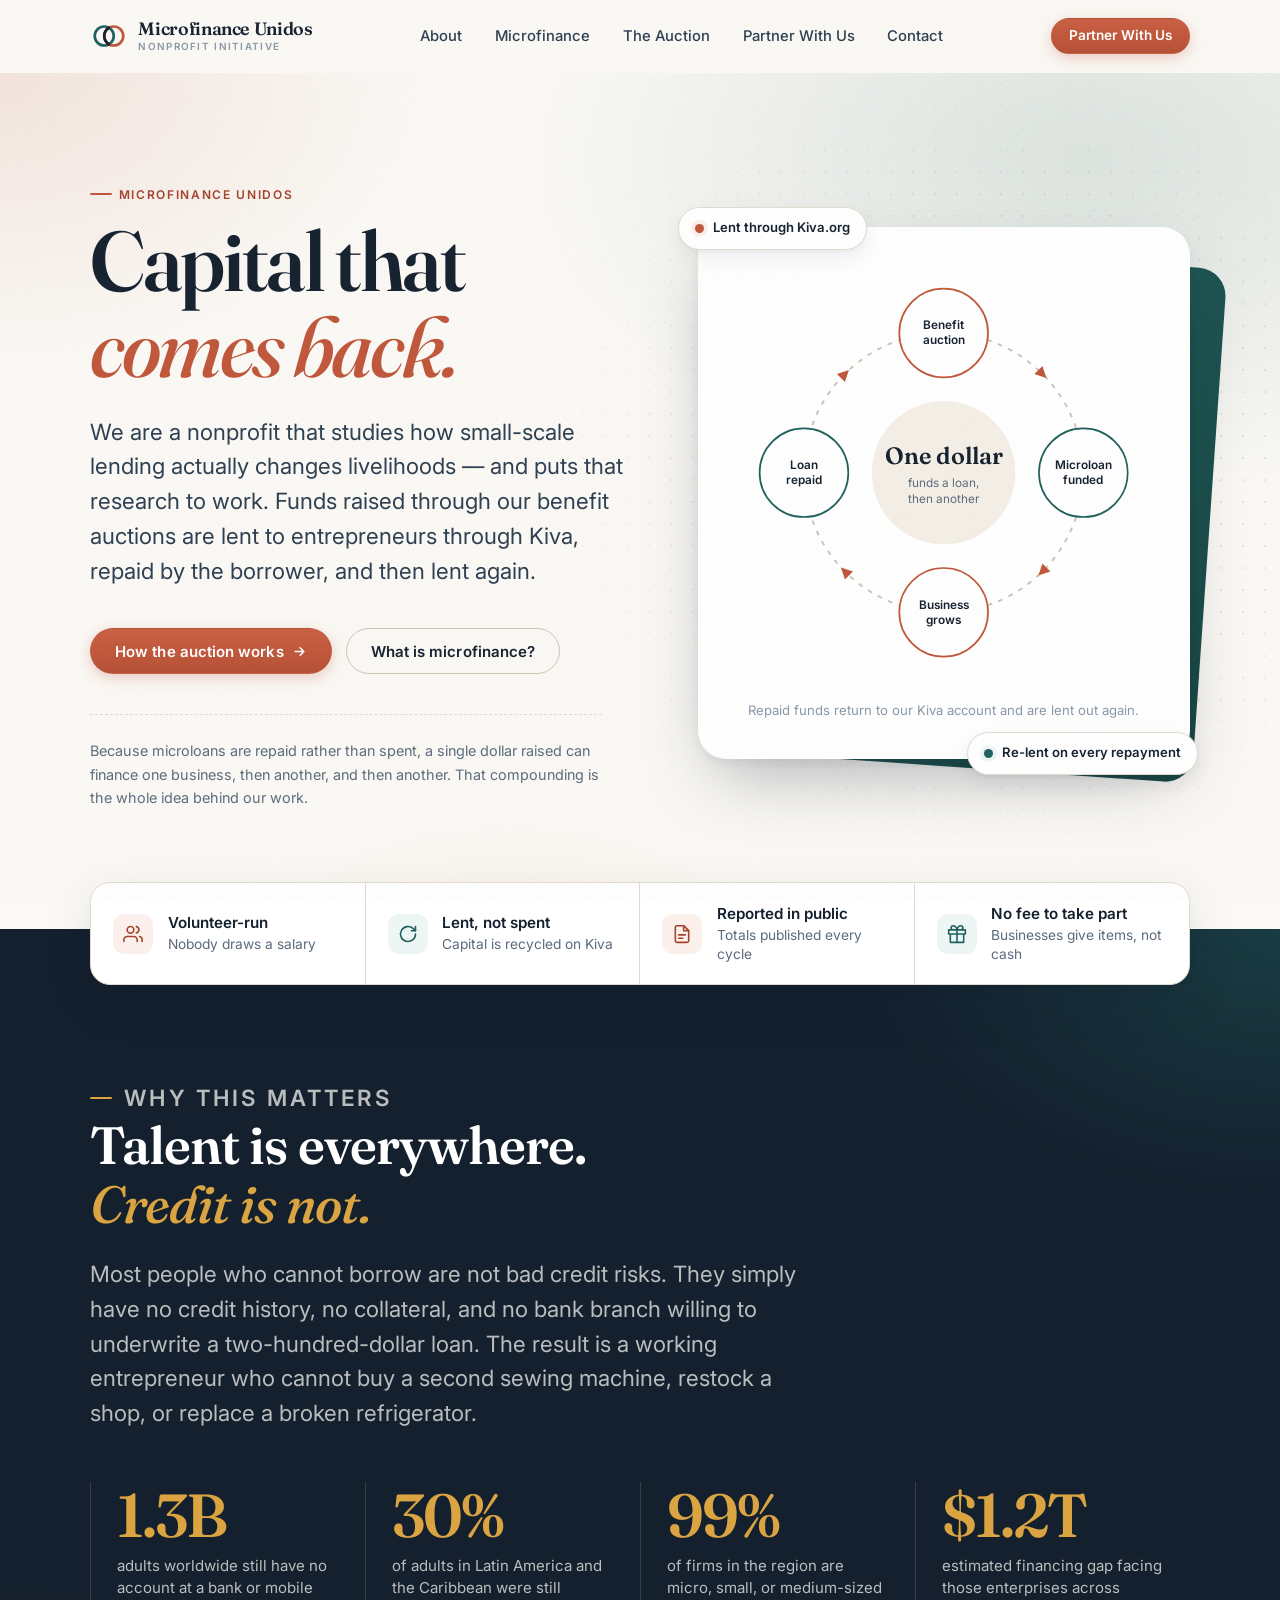
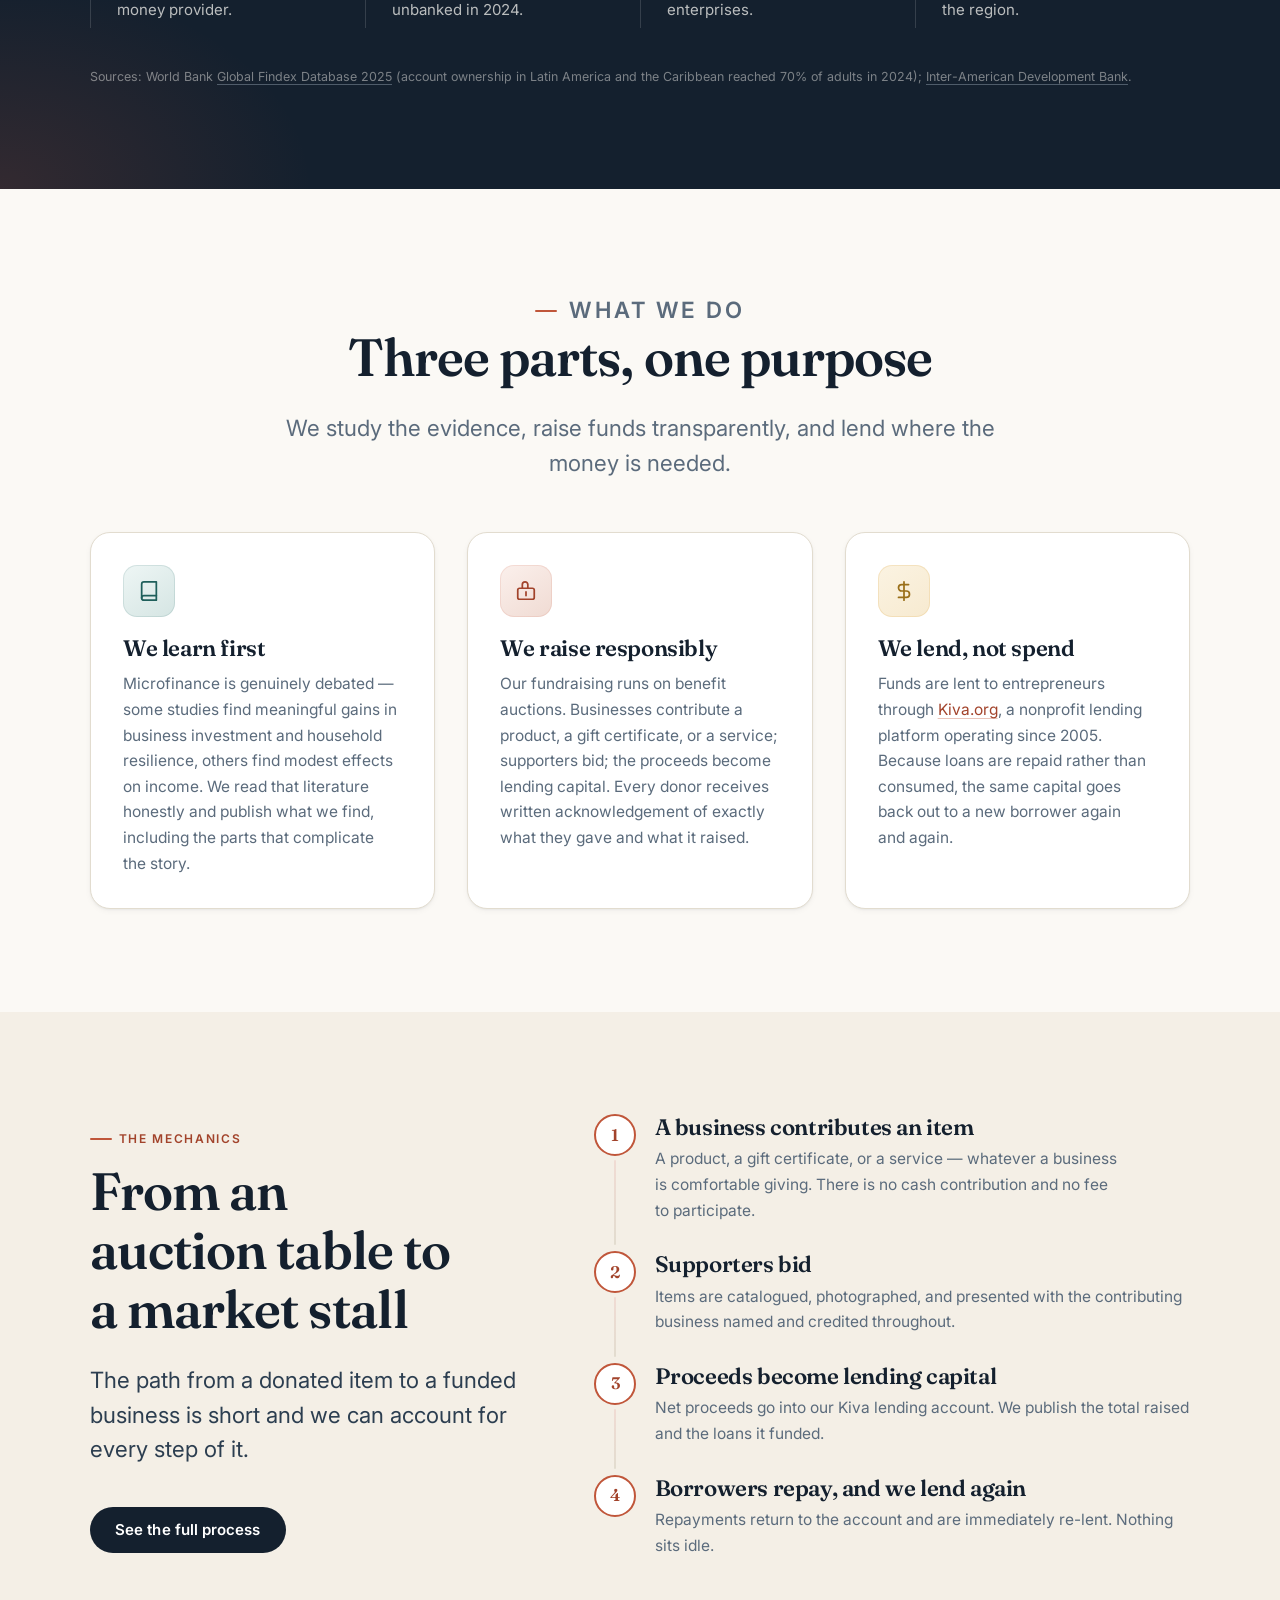
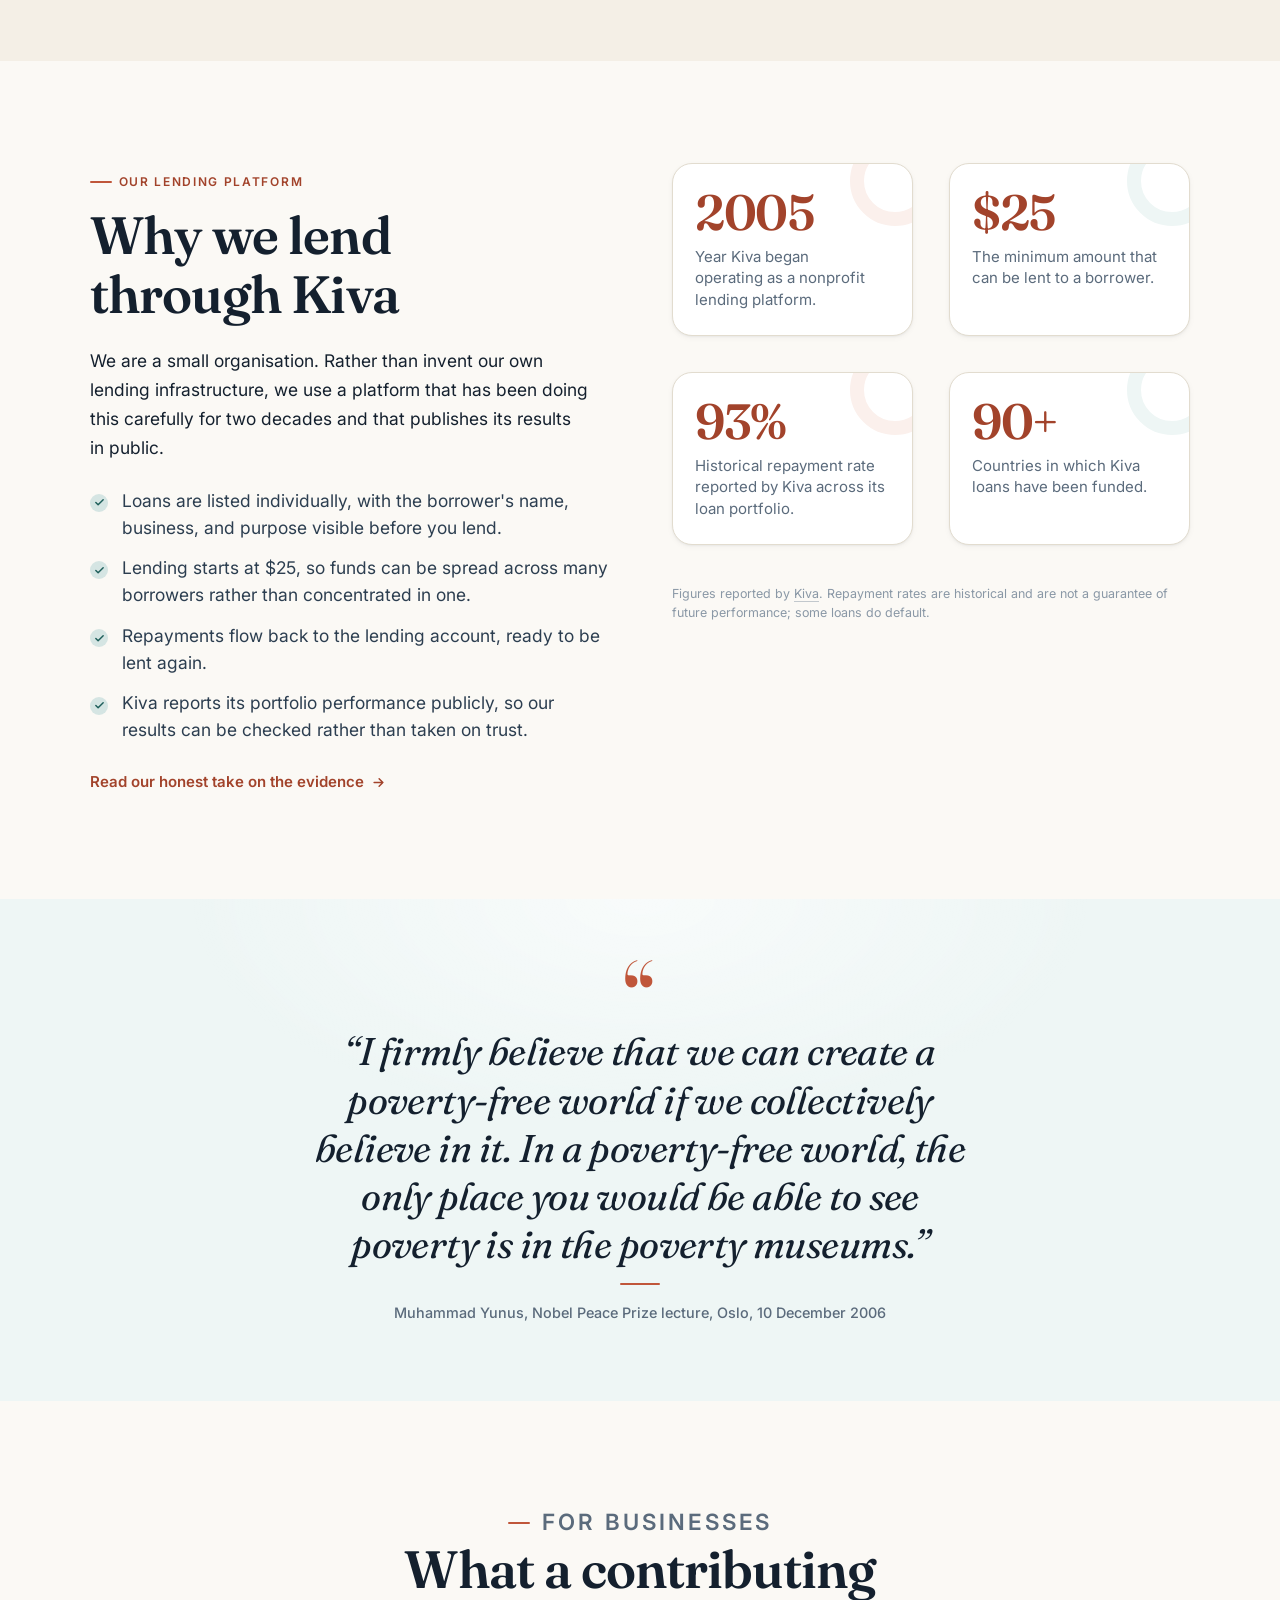
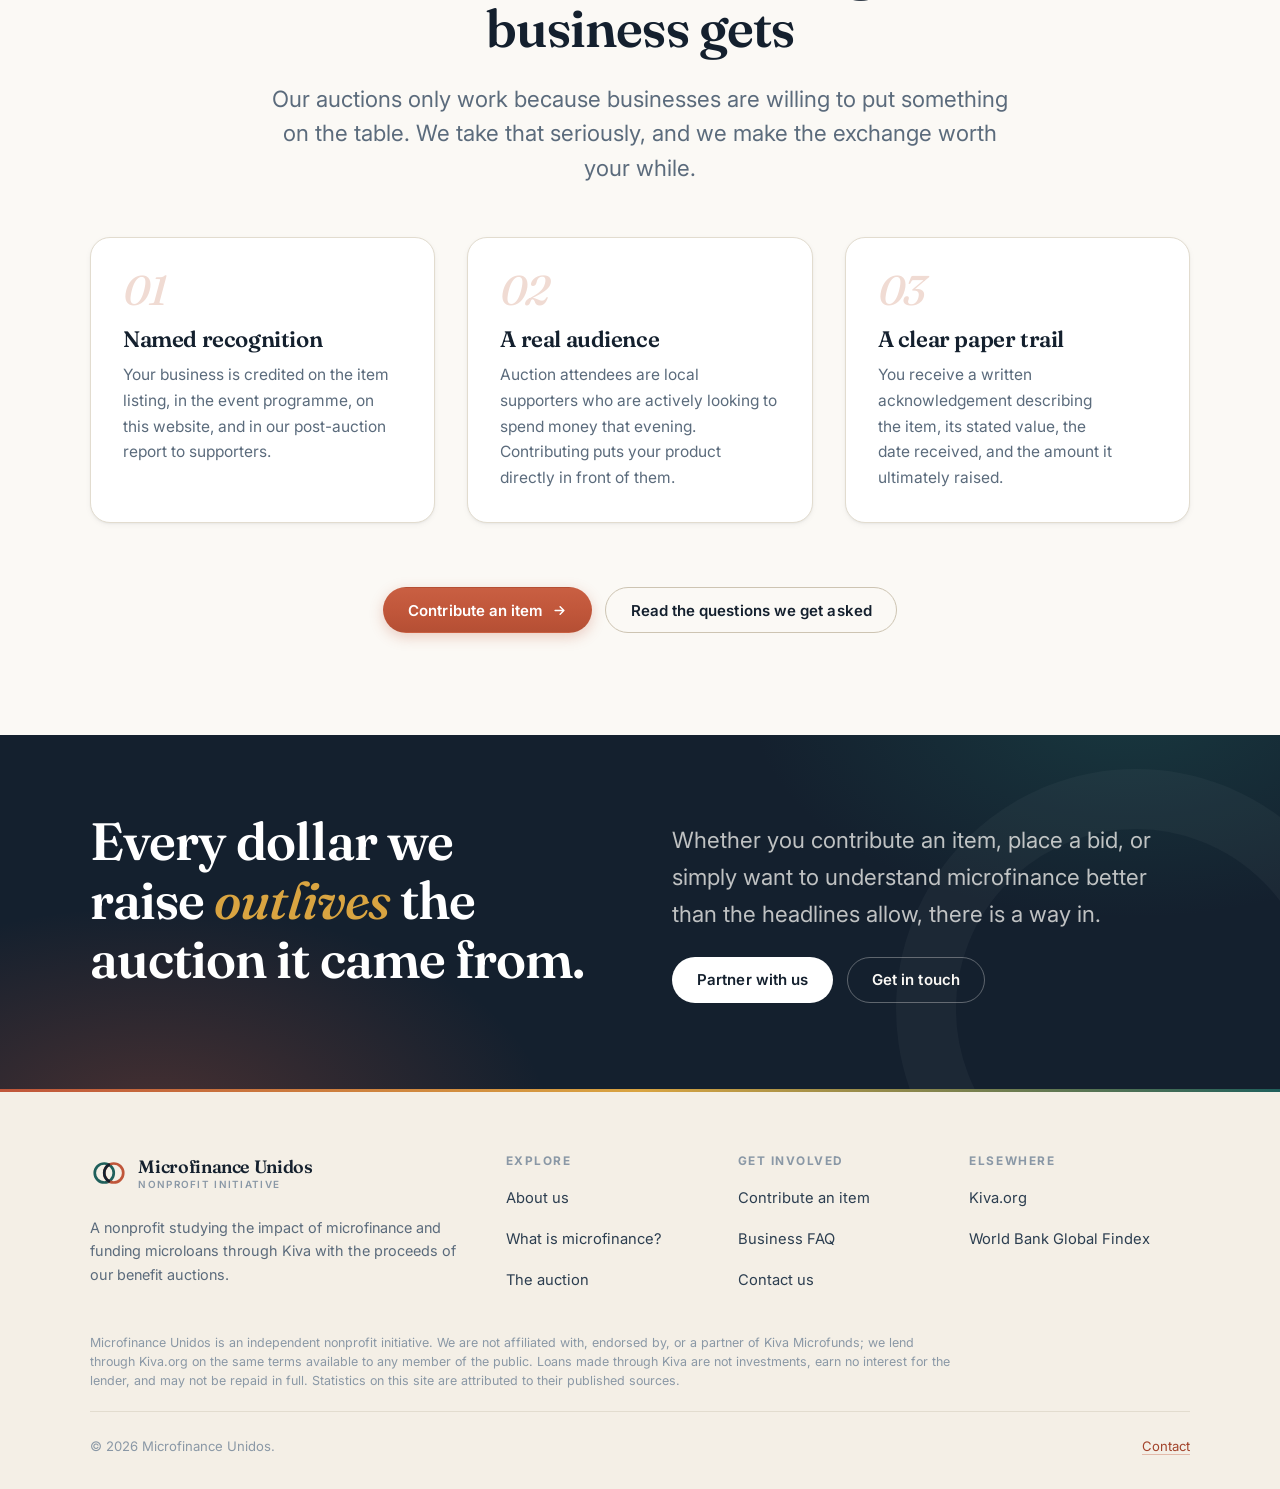
<file: index.html>
<!DOCTYPE html>
<html lang="en">
<head>
<meta charset="utf-8">
<meta name="viewport" content="width=device-width, initial-scale=1">
<title>Microfinance Unidos — Capital that comes back</title>
<meta name="description" content="Microfinance Unidos is a nonprofit that raises funds through benefit auctions and lends them to entrepreneurs through Kiva. Loans are repaid, then lent again.">
<link rel="icon" href="assets/favicon.svg" type="image/svg+xml">
<meta property="og:title" content="Microfinance Unidos — Capital that comes back">
<meta property="og:description" content="A nonprofit raising funds through benefit auctions and lending them to entrepreneurs through Kiva. Every dollar funds more than one business over its lifetime.">
<meta property="og:type" content="website">
<link rel="preconnect" href="https://fonts.googleapis.com">
<link rel="preconnect" href="https://fonts.gstatic.com" crossorigin>
<link href="https://fonts.googleapis.com/css2?family=Fraunces:ital,opsz,wght@0,9..144,400;0,9..144,500;0,9..144,600;0,9..144,700;1,9..144,400;1,9..144,500;1,9..144,600&family=Inter:wght@400;500;600;700&display=swap" rel="stylesheet">
<link rel="stylesheet" href="css/styles.css">
<noscript><style>.reveal{opacity:1;transform:none}</style></noscript>
</head>
<body>
<a class="skip-link" href="#main">Skip to content</a>

<header class="site-header">
  <div class="container">
    <nav class="nav" aria-label="Main navigation">
      <a class="brand" href="index.html">
        <svg class="brand__mark" viewBox="0 0 48 48" aria-hidden="true" focusable="false">
          <circle cx="18" cy="24" r="12" fill="none" stroke="#1f5f5b" stroke-width="3.4"/>
          <circle cx="30" cy="24" r="12" fill="none" stroke="#c0563a" stroke-width="3.4"/>
          <path d="M24 13.6a12 12 0 0 0 0 20.8" fill="none" stroke="#14202e" stroke-width="3.4" stroke-linecap="round"/>
        </svg>
        <span class="brand__text">
          <span class="brand__name">Microfinance Unidos</span>
          <span class="brand__tag">Nonprofit Initiative</span>
        </span>
      </a>
      <ul class="nav__links" id="nav-links">
        <li><a class="nav__link" href="about.html">About</a></li>
        <li><a class="nav__link" href="microfinance.html">Microfinance</a></li>
        <li><a class="nav__link" href="auction.html">The Auction</a></li>
        <li><a class="nav__link" href="partner.html">Partner With Us</a></li>
        <li><a class="nav__link" href="contact.html">Contact</a></li>
        <li class="nav__cta"><a class="btn btn-primary" href="partner.html">Partner With Us</a></li>
      </ul>
      <div class="nav__actions">
        <a class="btn btn-primary btn-sm" href="partner.html">Partner With Us</a>
        <button class="nav__toggle" type="button" aria-expanded="false" aria-controls="nav-links" aria-label="Open menu"><span></span></button>
      </div>
    </nav>
  </div>
</header>

<main id="main">

  <!-- ================= HERO ================= -->
  <section class="hero">
    <div class="container">
      <div class="hero__grid">
        <div>
          <p class="eyebrow">Microfinance Unidos</p>
          <h1>Capital that <em>comes back.</em></h1>
          <p class="hero__lede">
            We are a nonprofit that studies how small-scale lending actually changes livelihoods — and puts
            that research to work. Funds raised through our benefit auctions are lent to entrepreneurs through
            Kiva, repaid by the borrower, and then lent again.
          </p>
          <div class="btn-row">
            <a class="btn btn-primary" href="auction.html">
              How the auction works
              <svg width="15" height="15" viewBox="0 0 24 24" fill="none" stroke="currentColor" stroke-width="2.4" stroke-linecap="round" stroke-linejoin="round" aria-hidden="true"><path d="M5 12h14M13 6l6 6-6 6"/></svg>
            </a>
            <a class="btn btn-secondary" href="microfinance.html">What is microfinance?</a>
          </div>
          <p class="hero__note">
            Because microloans are repaid rather than spent, a single dollar raised can finance one business,
            then another, and then another. That compounding is the whole idea behind our work.
          </p>
        </div>

        <div class="hero__visual">
          <div class="panel">
            <svg viewBox="0 0 440 440" role="img" aria-labelledby="cycle-title cycle-desc" style="width:100%;height:auto">
              <title id="cycle-title">The lending cycle</title>
              <desc id="cycle-desc">Funds raised at a benefit auction finance a microloan, the borrower's business grows, the loan is repaid, and the same money is lent again.</desc>

              <!-- flow ring -->
              <circle cx="220" cy="220" r="148" fill="none" stroke="#cdc4b2" stroke-width="2" class="flow-line"/>

              <!-- direction arrows (clockwise) -->
              <g fill="#c0563a">
                <path d="M -6 -6 L 6 0 L -6 6 Z" transform="translate(324.6,115.4) rotate(45)"/>
                <path d="M -6 -6 L 6 0 L -6 6 Z" transform="translate(324.6,324.6) rotate(135)"/>
                <path d="M -6 -6 L 6 0 L -6 6 Z" transform="translate(115.4,324.6) rotate(225)"/>
                <path d="M -6 -6 L 6 0 L -6 6 Z" transform="translate(115.4,115.4) rotate(315)"/>
              </g>

              <!-- centre -->
              <circle cx="220" cy="220" r="76" fill="#f4efe6"/>
              <text x="220" y="211" text-anchor="middle" font-family="Fraunces, Georgia, serif" font-size="25" font-weight="600" fill="#14202e">One dollar</text>
              <text x="220" y="235" text-anchor="middle" font-family="Inter, Arial, sans-serif" font-size="12.5" fill="#5b6b7c">funds a loan,</text>
              <text x="220" y="252" text-anchor="middle" font-family="Inter, Arial, sans-serif" font-size="12.5" fill="#5b6b7c">then another</text>

              <!-- nodes -->
              <g font-family="Inter, Arial, sans-serif" font-size="12.5" font-weight="600" fill="#14202e" text-anchor="middle">
                <circle cx="220" cy="72" r="47" fill="#ffffff" stroke="#c0563a" stroke-width="1.8"/>
                <text x="220" y="68">Benefit</text>
                <text x="220" y="84">auction</text>

                <circle cx="368" cy="220" r="47" fill="#ffffff" stroke="#1f5f5b" stroke-width="1.8"/>
                <text x="368" y="216">Microloan</text>
                <text x="368" y="232">funded</text>

                <circle cx="220" cy="368" r="47" fill="#ffffff" stroke="#c0563a" stroke-width="1.8"/>
                <text x="220" y="364">Business</text>
                <text x="220" y="380">grows</text>

                <circle cx="72" cy="220" r="47" fill="#ffffff" stroke="#1f5f5b" stroke-width="1.8"/>
                <text x="72" y="216">Loan</text>
                <text x="72" y="232">repaid</text>
              </g>
            </svg>
            <p class="panel__caption">Repaid funds return to our Kiva account and are lent out again.</p>
          </div>
          <span class="hero__chip hero__chip--top" aria-hidden="true"><span class="hero__chip-dot"></span>Lent through Kiva.org</span>
          <span class="hero__chip hero__chip--bottom" aria-hidden="true"><span class="hero__chip-dot hero__chip-dot--pine"></span>Re-lent on every repayment</span>
        </div>
      </div>
    </div>
  </section>

  <!-- ================= TRUST STRIP ================= -->
  <section class="trust" aria-label="How we operate">
    <div class="container">
      <ul class="trust__list">
        <li class="trust__item"><span class="trust__icon"><svg width="20" height="20" viewBox="0 0 24 24" fill="none" stroke="currentColor" stroke-width="1.9" stroke-linecap="round" stroke-linejoin="round" aria-hidden="true"><path d="M17 21v-2a4 4 0 0 0-4-4H5a4 4 0 0 0-4 4v2"/><circle cx="9" cy="7" r="4"/><path d="M23 21v-2a4 4 0 0 0-3-3.87M16 3.13a4 4 0 0 1 0 7.75"/></svg></span><span><strong>Volunteer-run</strong>Nobody draws a salary</span></li>
        <li class="trust__item"><span class="trust__icon"><svg width="20" height="20" viewBox="0 0 24 24" fill="none" stroke="currentColor" stroke-width="1.9" stroke-linecap="round" stroke-linejoin="round" aria-hidden="true"><path d="M21 12a9 9 0 1 1-3-6.7L21 8"/><path d="M21 3v5h-5"/></svg></span><span><strong>Lent, not spent</strong>Capital is recycled on Kiva</span></li>
        <li class="trust__item"><span class="trust__icon"><svg width="20" height="20" viewBox="0 0 24 24" fill="none" stroke="currentColor" stroke-width="1.9" stroke-linecap="round" stroke-linejoin="round" aria-hidden="true"><path d="M14 2H6a2 2 0 0 0-2 2v16a2 2 0 0 0 2 2h12a2 2 0 0 0 2-2V8z"/><path d="M14 2v6h6M8 13h8M8 17h5"/></svg></span><span><strong>Reported in public</strong>Totals published every cycle</span></li>
        <li class="trust__item"><span class="trust__icon"><svg width="20" height="20" viewBox="0 0 24 24" fill="none" stroke="currentColor" stroke-width="1.9" stroke-linecap="round" stroke-linejoin="round" aria-hidden="true"><path d="M20 12v10H4V12M2 7h20v5H2zM12 22V7M12 7H7.5a2.5 2.5 0 0 1 0-5C11 2 12 7 12 7zM12 7h4.5a2.5 2.5 0 0 0 0-5C13 2 12 7 12 7z"/></svg></span><span><strong>No fee to take part</strong>Businesses give items, not cash</span></li>
      </ul>
    </div>
  </section>

  <!-- ================= THE PROBLEM ================= -->
  <section class="section section--ink">
    <div class="container">
      <div class="section-head reveal">
        <p class="eyebrow">Why this matters</p>
        <h2>Talent is everywhere. <em>Credit is not.</em></h2>
        <p>
          Most people who cannot borrow are not bad credit risks. They simply have no credit history, no
          collateral, and no bank branch willing to underwrite a two-hundred-dollar loan. The result is a
          working entrepreneur who cannot buy a second sewing machine, restock a shop, or replace a broken
          refrigerator.
        </p>
      </div>

      <div class="stats reveal reveal-1">
        <div class="stat">
          <p class="stat__figure"><span data-count-to="1.3" data-decimals="1">1.3</span>B</p>
          <p class="stat__label">adults worldwide still have no account at a bank or mobile money provider.</p>
        </div>
        <div class="stat">
          <p class="stat__figure"><span data-count-to="30" data-suffix="%">30%</span></p>
          <p class="stat__label">of adults in Latin America and the Caribbean were still unbanked in 2024.</p>
        </div>
        <div class="stat">
          <p class="stat__figure"><span data-count-to="99" data-suffix="%">99%</span></p>
          <p class="stat__label">of firms in the region are micro, small, or medium-sized enterprises.</p>
        </div>
        <div class="stat">
          <p class="stat__figure">$1.2T</p>
          <p class="stat__label">estimated financing gap facing those enterprises across the region.</p>
        </div>
      </div>

      <p class="source-note reveal reveal-2">
        Sources: World Bank <a href="https://www.worldbank.org/en/publication/globalfindex" target="_blank" rel="noopener">Global Findex Database 2025</a>
        (account ownership in Latin America and the Caribbean reached 70% of adults in 2024);
        <a href="https://www.iadb.org/en/news/small-businesses-turn-fintechs-bridge-funding-gap-latin-america" target="_blank" rel="noopener">Inter-American Development Bank</a>.
      </p>
    </div>
  </section>

  <!-- ================= WHAT WE DO ================= -->
  <section class="section">
    <div class="container">
      <div class="section-head section-head--center reveal">
        <p class="eyebrow eyebrow--center">What we do</p>
        <h2>Three parts, one purpose</h2>
        <p>We study the evidence, raise funds transparently, and lend where the money is needed.</p>
      </div>

      <div class="grid grid-3">
        <article class="card card--hover reveal">
          <div class="card__icon card__icon--pine">
            <svg width="22" height="22" viewBox="0 0 24 24" fill="none" stroke="currentColor" stroke-width="1.9" stroke-linecap="round" stroke-linejoin="round" aria-hidden="true"><path d="M4 19.5A2.5 2.5 0 0 1 6.5 17H20"/><path d="M6.5 2H20v20H6.5A2.5 2.5 0 0 1 4 19.5v-15A2.5 2.5 0 0 1 6.5 2z"/></svg>
          </div>
          <h3>We learn first</h3>
          <p>
            Microfinance is genuinely debated — some studies find meaningful gains in business investment and
            household resilience, others find modest effects on income. We read that literature honestly and
            publish what we find, including the parts that complicate the story.
          </p>
        </article>

        <article class="card card--hover reveal reveal-1">
          <div class="card__icon">
            <svg width="22" height="22" viewBox="0 0 24 24" fill="none" stroke="currentColor" stroke-width="1.9" stroke-linecap="round" stroke-linejoin="round" aria-hidden="true"><path d="M14 9V5a3 3 0 0 0-6 0v4"/><rect x="3" y="9" width="18" height="12" rx="2"/><path d="M12 13v4"/></svg>
          </div>
          <h3>We raise responsibly</h3>
          <p>
            Our fundraising runs on benefit auctions. Businesses contribute a product, a gift certificate, or a
            service; supporters bid; the proceeds become lending capital. Every donor receives written
            acknowledgement of exactly what they gave and what it raised.
          </p>
        </article>

        <article class="card card--hover reveal reveal-2">
          <div class="card__icon card__icon--sand">
            <svg width="22" height="22" viewBox="0 0 24 24" fill="none" stroke="currentColor" stroke-width="1.9" stroke-linecap="round" stroke-linejoin="round" aria-hidden="true"><path d="M12 2v20"/><path d="M17 5H9.5a3.5 3.5 0 0 0 0 7h5a3.5 3.5 0 0 1 0 7H6"/></svg>
          </div>
          <h3>We lend, not spend</h3>
          <p>
            Funds are lent to entrepreneurs through <a href="https://www.kiva.org" target="_blank" rel="noopener">Kiva.org</a>,
            a nonprofit lending platform operating since 2005. Because loans are repaid rather than consumed,
            the same capital goes back out to a new borrower again and again.
          </p>
        </article>
      </div>
    </div>
  </section>

  <!-- ================= HOW IT WORKS ================= -->
  <section class="section section--paper">
    <div class="container">
      <div class="split split--wide-right">
        <div class="reveal">
          <p class="eyebrow">The mechanics</p>
          <h2>From an auction table to a market stall</h2>
          <p class="lede">
            The path from a donated item to a funded business is short and we can account for every step of it.
          </p>
          <div class="btn-row mt-lg">
            <a class="btn btn-ink" href="auction.html">See the full process</a>
          </div>
        </div>

        <ol class="steps reveal reveal-1">
          <li class="step">
            <span class="step__num" aria-hidden="true"></span>
            <div>
              <h3>A business contributes an item</h3>
              <p>A product, a gift certificate, or a service — whatever a business is comfortable giving. There is no cash contribution and no fee to participate.</p>
            </div>
          </li>
          <li class="step">
            <span class="step__num" aria-hidden="true"></span>
            <div>
              <h3>Supporters bid</h3>
              <p>Items are catalogued, photographed, and presented with the contributing business named and credited throughout.</p>
            </div>
          </li>
          <li class="step">
            <span class="step__num" aria-hidden="true"></span>
            <div>
              <h3>Proceeds become lending capital</h3>
              <p>Net proceeds go into our Kiva lending account. We publish the total raised and the loans it funded.</p>
            </div>
          </li>
          <li class="step">
            <span class="step__num" aria-hidden="true"></span>
            <div>
              <h3>Borrowers repay, and we lend again</h3>
              <p>Repayments return to the account and are immediately re-lent. Nothing sits idle.</p>
            </div>
          </li>
        </ol>
      </div>
    </div>
  </section>

  <!-- ================= WHY KIVA ================= -->
  <section class="section">
    <div class="container">
      <div class="split split--top">
        <div class="reveal">
          <p class="eyebrow">Our lending platform</p>
          <h2>Why we lend through Kiva</h2>
          <p>
            We are a small organisation. Rather than invent our own lending infrastructure, we use a platform
            that has been doing this carefully for two decades and that publishes its results in public.
          </p>
          <ul class="check-list">
            <li>Loans are listed individually, with the borrower's name, business, and purpose visible before you lend.</li>
            <li>Lending starts at $25, so funds can be spread across many borrowers rather than concentrated in one.</li>
            <li>Repayments flow back to the lending account, ready to be lent again.</li>
            <li>Kiva reports its portfolio performance publicly, so our results can be checked rather than taken on trust.</li>
          </ul>
          <a class="link-arrow" href="microfinance.html">
            Read our honest take on the evidence
            <svg width="15" height="15" viewBox="0 0 24 24" fill="none" stroke="currentColor" stroke-width="2.4" stroke-linecap="round" stroke-linejoin="round" aria-hidden="true"><path d="M5 12h14M13 6l6 6-6 6"/></svg>
          </a>
        </div>

        <div class="reveal reveal-1">
          <div class="stats" style="grid-template-columns:repeat(auto-fit,minmax(160px,1fr))">
            <div class="stat stat--boxed">
              <p class="stat__figure">2005</p>
              <p class="stat__label">Year Kiva began operating as a nonprofit lending platform.</p>
            </div>
            <div class="stat stat--boxed">
              <p class="stat__figure">$25</p>
              <p class="stat__label">The minimum amount that can be lent to a borrower.</p>
            </div>
            <div class="stat stat--boxed">
              <p class="stat__figure"><span data-count-to="96" data-suffix="%">96%</span></p>
              <p class="stat__label">Historical repayment rate reported by Kiva across its loan portfolio.</p>
            </div>
            <div class="stat stat--boxed">
              <p class="stat__figure">90+</p>
              <p class="stat__label">Countries in which Kiva loans have been funded.</p>
            </div>
          </div>
          <p class="source-note">
            Figures reported by <a href="https://www.kiva.org/about" target="_blank" rel="noopener">Kiva</a>.
            Repayment rates are historical and are not a guarantee of future performance; some loans do default.
          </p>
        </div>
      </div>
    </div>
  </section>

  <!-- ================= QUOTE ================= -->
  <section class="section section--tight section--pine">
    <div class="container container--narrow">
      <blockquote class="pull-quote pull-quote--feature reveal">
        <p>
          &ldquo;I firmly believe that we can create a poverty-free world if we collectively believe in it.
          In a poverty-free world, the only place you would be able to see poverty is in the poverty museums.&rdquo;
        </p>
        <footer>Muhammad Yunus, Nobel Peace Prize lecture, Oslo, 10 December 2006</footer>
      </blockquote>
    </div>
  </section>

  <!-- ================= PARTNERS ================= -->
  <section class="section">
    <div class="container">
      <div class="section-head section-head--center reveal">
        <p class="eyebrow eyebrow--center">For businesses</p>
        <h2>What a contributing business gets</h2>
        <p>
          Our auctions only work because businesses are willing to put something on the table. We take that
          seriously, and we make the exchange worth your while.
        </p>
      </div>

      <div class="grid grid-3">
        <article class="card card--hover reveal">
          <span class="card__num" aria-hidden="true">01</span>
          <h3>Named recognition</h3>
          <p>Your business is credited on the item listing, in the event programme, on this website, and in our post-auction report to supporters.</p>
        </article>
        <article class="card card--hover reveal reveal-1">
          <span class="card__num" aria-hidden="true">02</span>
          <h3>A real audience</h3>
          <p>Auction attendees are local supporters who are actively looking to spend money that evening. Contributing puts your product directly in front of them.</p>
        </article>
        <article class="card card--hover reveal reveal-2">
          <span class="card__num" aria-hidden="true">03</span>
          <h3>A clear paper trail</h3>
          <p>You receive a written acknowledgement describing the item, its stated value, the date received, and the amount it ultimately raised.</p>
        </article>
      </div>

      <div class="btn-row btn-row--center mt-xl reveal reveal-3">
        <a class="btn btn-primary" href="partner.html">
          Contribute an item
          <svg width="15" height="15" viewBox="0 0 24 24" fill="none" stroke="currentColor" stroke-width="2.4" stroke-linecap="round" stroke-linejoin="round" aria-hidden="true"><path d="M5 12h14M13 6l6 6-6 6"/></svg>
        </a>
        <a class="btn btn-secondary" href="partner.html#faq">Read the questions we get asked</a>
      </div>
    </div>
  </section>

  <!-- ================= CTA ================= -->
  <section class="section section--tight cta-band">
    <div class="container">
      <div class="split">
        <div>
          <h2>Every dollar we raise <em>outlives</em> the auction it came from.</h2>
        </div>
        <div>
          <p>
            Whether you contribute an item, place a bid, or simply want to understand microfinance better than
            the headlines allow, there is a way in.
          </p>
          <div class="btn-row">
            <a class="btn btn-light" href="partner.html">Partner with us</a>
            <a class="btn btn-ghost-light" href="contact.html">Get in touch</a>
          </div>
        </div>
      </div>
    </div>
  </section>

</main>

<footer class="site-footer">
  <div class="container">
    <div class="footer__grid">
      <div class="footer__about">
        <a class="brand" href="index.html">
          <svg class="brand__mark" viewBox="0 0 48 48" aria-hidden="true" focusable="false">
            <circle cx="18" cy="24" r="12" fill="none" stroke="#1f5f5b" stroke-width="3.4"/>
            <circle cx="30" cy="24" r="12" fill="none" stroke="#c0563a" stroke-width="3.4"/>
            <path d="M24 13.6a12 12 0 0 0 0 20.8" fill="none" stroke="#14202e" stroke-width="3.4" stroke-linecap="round"/>
          </svg>
          <span class="brand__text">
            <span class="brand__name">Microfinance Unidos</span>
            <span class="brand__tag">Nonprofit Initiative</span>
          </span>
        </a>
        <p>
          A nonprofit studying the impact of microfinance and funding microloans through Kiva with the proceeds
          of our benefit auctions.
        </p>
      </div>

      <div>
        <h4>Explore</h4>
        <ul class="footer__links">
          <li><a href="about.html">About us</a></li>
          <li><a href="microfinance.html">What is microfinance?</a></li>
          <li><a href="auction.html">The auction</a></li>
        </ul>
      </div>

      <div>
        <h4>Get involved</h4>
        <ul class="footer__links">
          <li><a href="partner.html">Contribute an item</a></li>
          <li><a href="partner.html#faq">Business FAQ</a></li>
          <li><a href="contact.html">Contact us</a></li>
        </ul>
      </div>

      <div>
        <h4>Elsewhere</h4>
        <ul class="footer__links">
          <li><a href="https://www.kiva.org" target="_blank" rel="noopener">Kiva.org</a></li>
          <li><a href="https://www.worldbank.org/en/publication/globalfindex" target="_blank" rel="noopener">World Bank Global Findex</a></li>
        </ul>
      </div>
    </div>

    <p class="footer__disclaimer">
      Microfinance Unidos is an independent nonprofit initiative. We are not affiliated with, endorsed by, or a
      partner of Kiva Microfunds; we lend through Kiva.org on the same terms available to any member of the
      public. Loans made through Kiva are not investments, earn no interest for the lender, and may not be
      repaid in full. Statistics on this site are attributed to their published sources.
    </p>

    <div class="footer__bottom">
      <p>&copy; <span data-year>2026</span> Microfinance Unidos.</p>
      <p><a href="contact.html">Contact</a></p>
    </div>
  </div>
</footer>

<script src="js/main.js"></script>
</body>
</html>
</file>
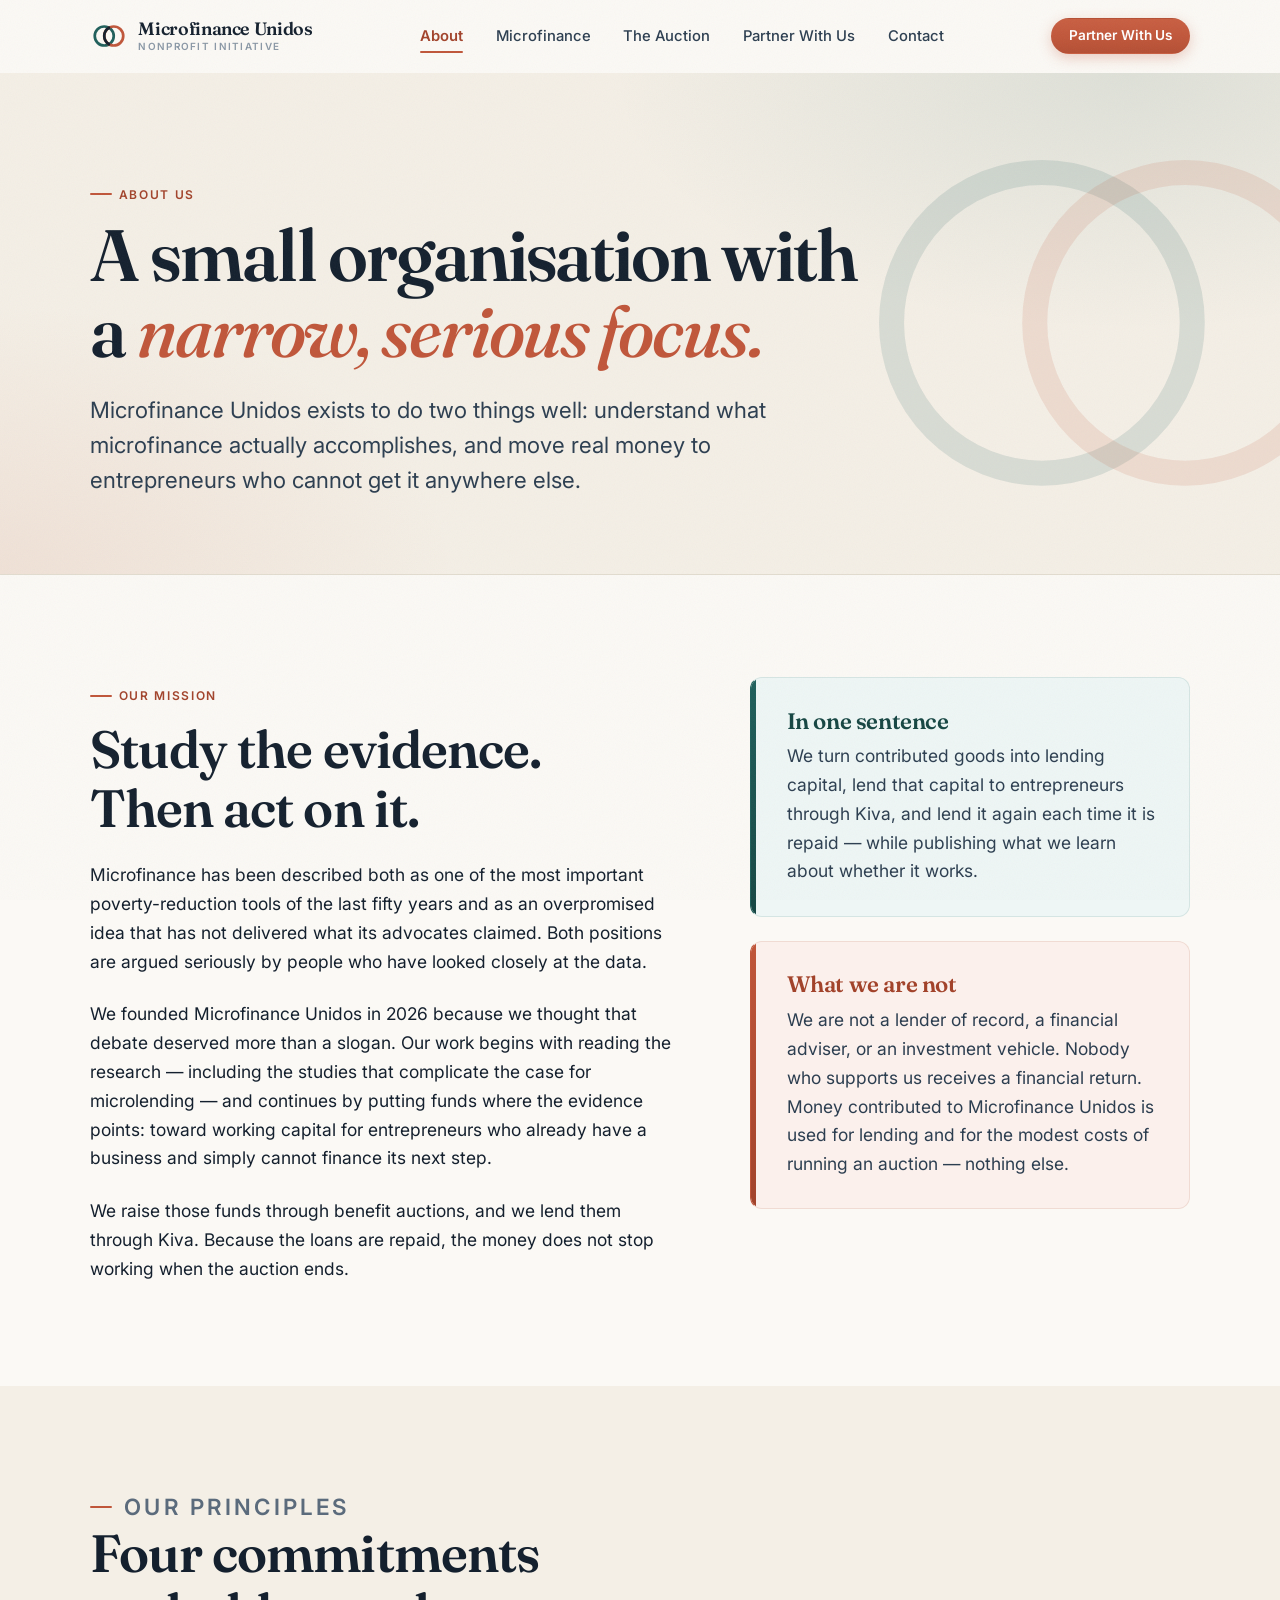
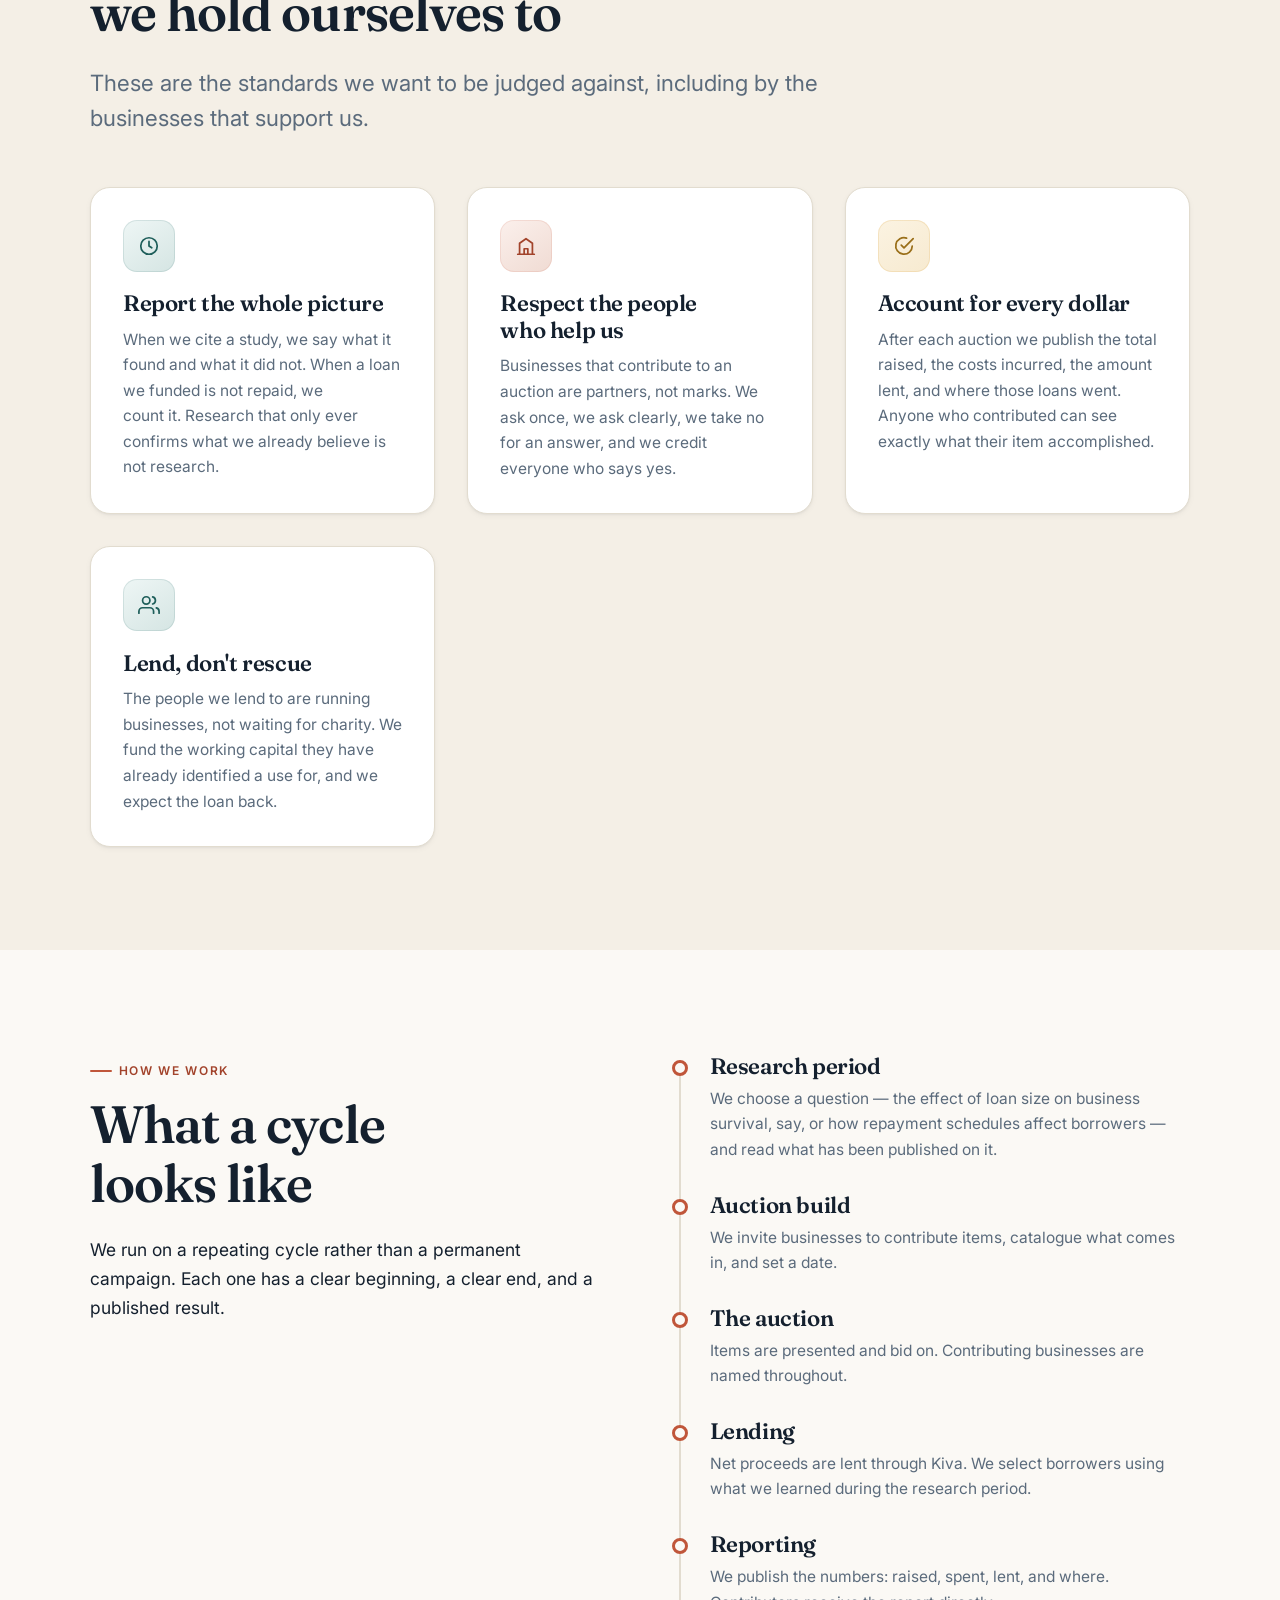
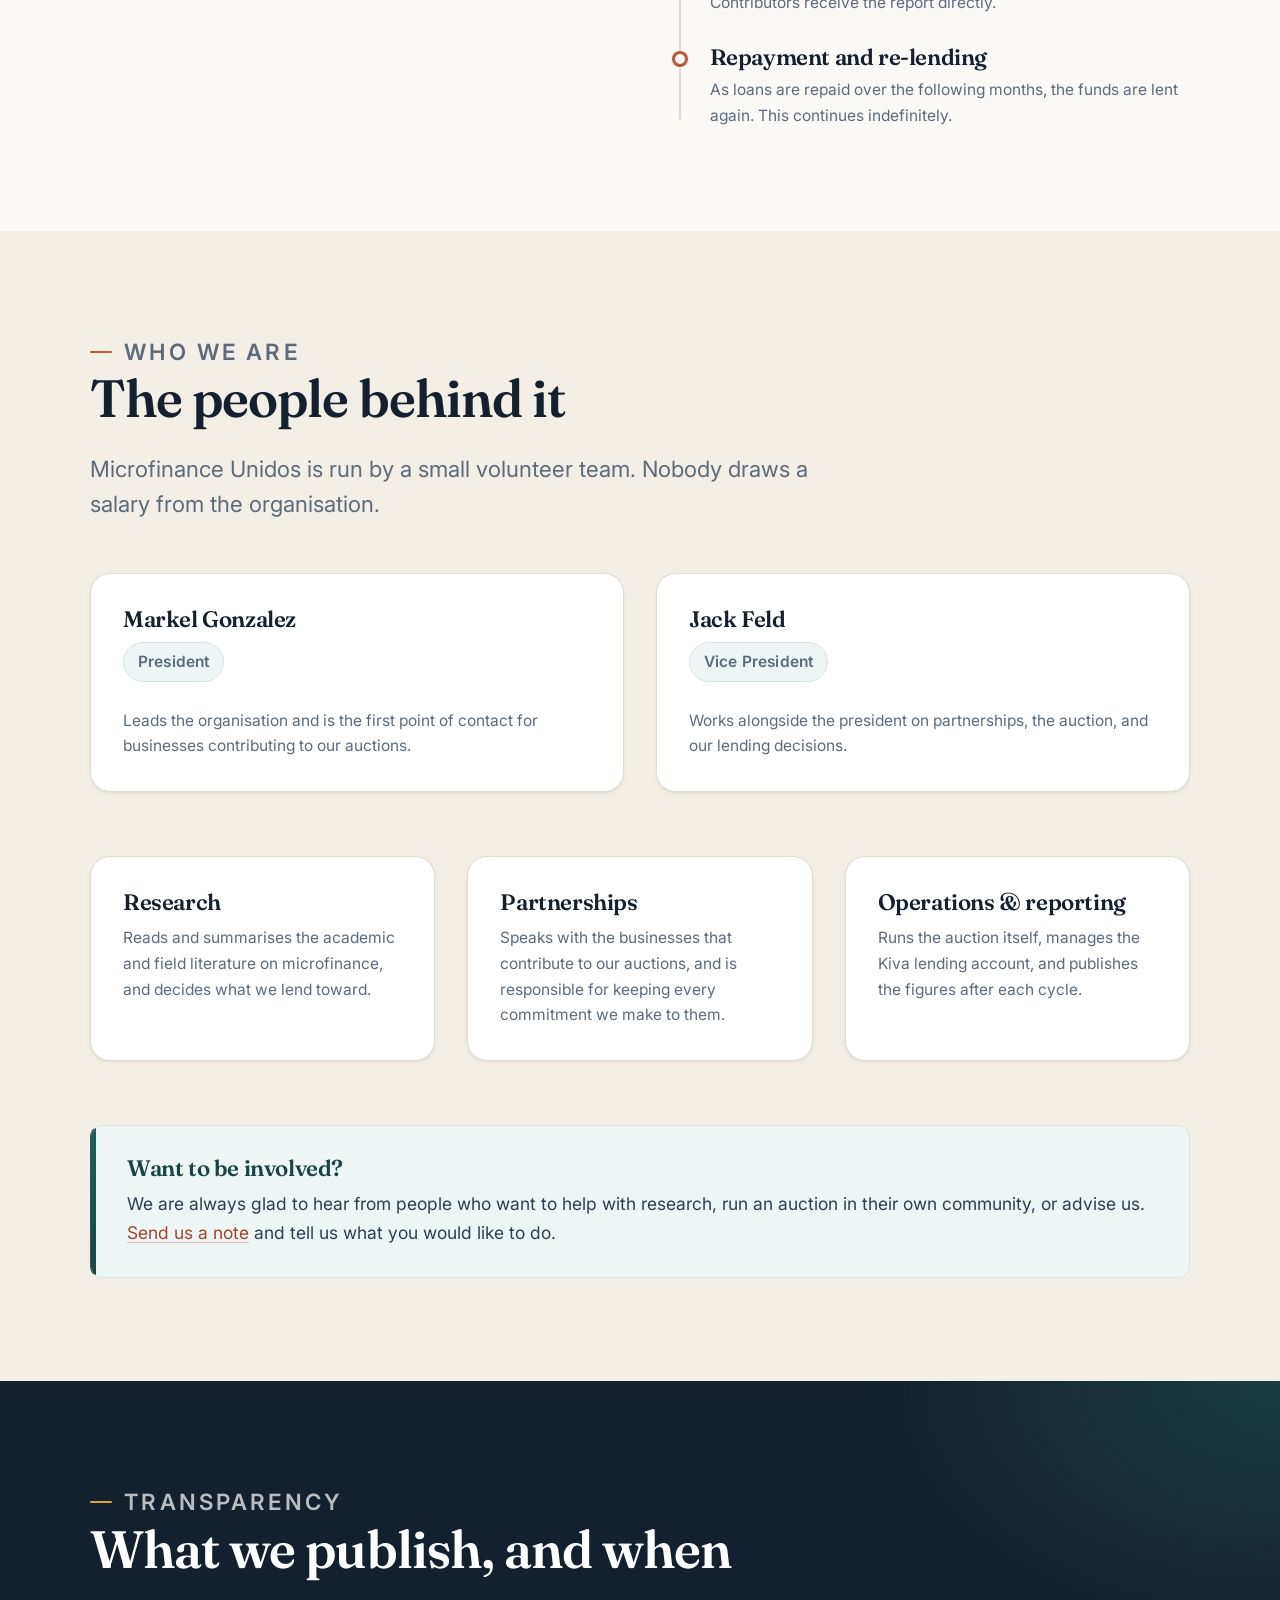
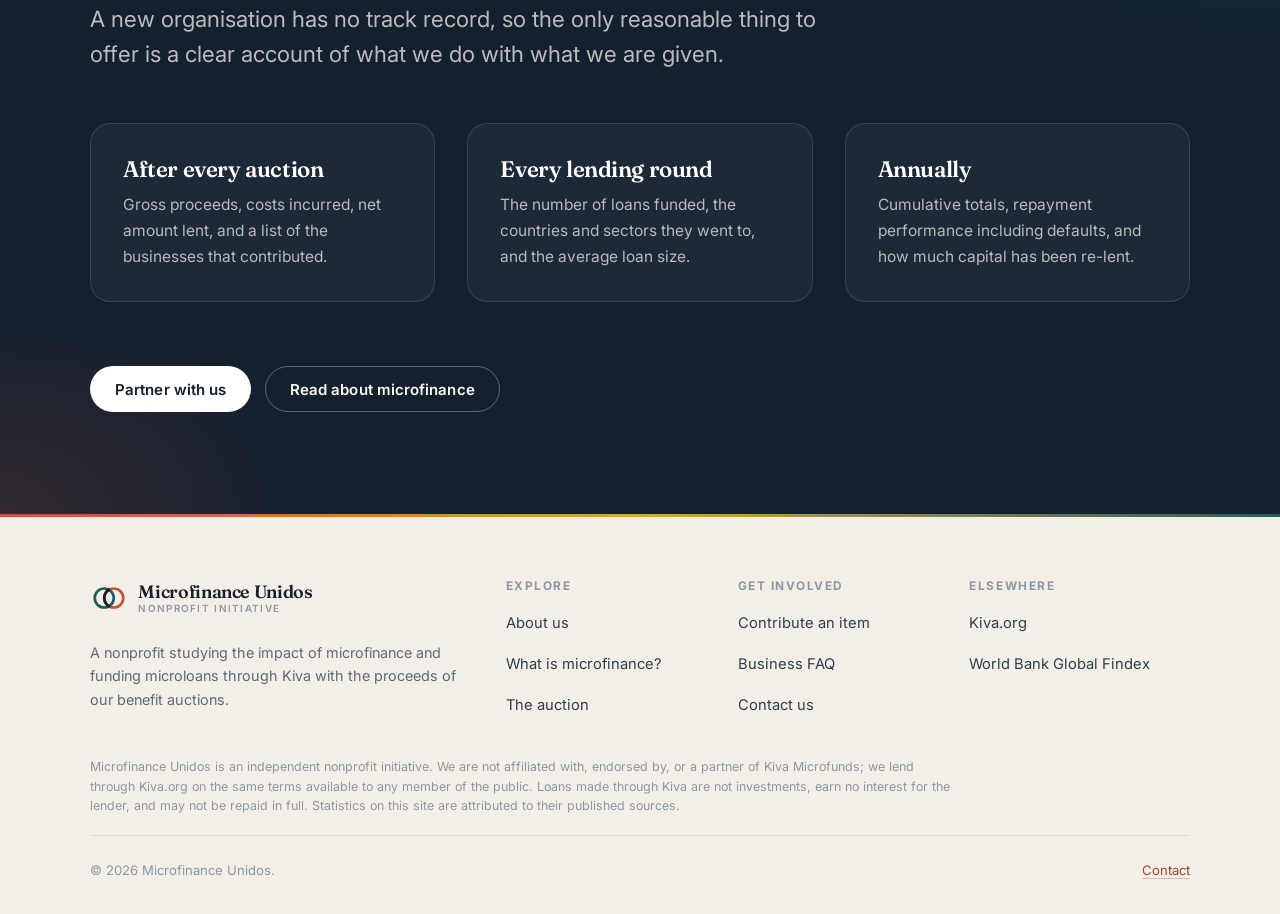
<file: about.html>
<!DOCTYPE html>
<html lang="en">
<head>
<meta charset="utf-8">
<meta name="viewport" content="width=device-width, initial-scale=1">
<title>About — Microfinance Unidos</title>
<meta name="description" content="Microfinance Unidos is a nonprofit initiative that studies the impact of microfinance and funds microloans through Kiva with the proceeds of its benefit auctions.">
<link rel="icon" href="assets/favicon.svg" type="image/svg+xml">
<meta property="og:title" content="About — Microfinance Unidos">
<meta property="og:description" content="Who we are, how we work, and the commitments we hold ourselves to.">
<meta property="og:type" content="website">
<link rel="preconnect" href="https://fonts.googleapis.com">
<link rel="preconnect" href="https://fonts.gstatic.com" crossorigin>
<link href="https://fonts.googleapis.com/css2?family=Fraunces:ital,opsz,wght@0,9..144,400;0,9..144,500;0,9..144,600;0,9..144,700;1,9..144,400;1,9..144,500;1,9..144,600&family=Inter:wght@400;500;600;700&display=swap" rel="stylesheet">
<link rel="stylesheet" href="css/styles.css">
<noscript><style>.reveal{opacity:1;transform:none}</style></noscript>
</head>
<body>
<a class="skip-link" href="#main">Skip to content</a>

<header class="site-header">
  <div class="container">
    <nav class="nav" aria-label="Main navigation">
      <a class="brand" href="index.html">
        <svg class="brand__mark" viewBox="0 0 48 48" aria-hidden="true" focusable="false">
          <circle cx="18" cy="24" r="12" fill="none" stroke="#1f5f5b" stroke-width="3.4"/>
          <circle cx="30" cy="24" r="12" fill="none" stroke="#c0563a" stroke-width="3.4"/>
          <path d="M24 13.6a12 12 0 0 0 0 20.8" fill="none" stroke="#14202e" stroke-width="3.4" stroke-linecap="round"/>
        </svg>
        <span class="brand__text">
          <span class="brand__name">Microfinance Unidos</span>
          <span class="brand__tag">Nonprofit Initiative</span>
        </span>
      </a>
      <ul class="nav__links" id="nav-links">
        <li><a class="nav__link" href="about.html">About</a></li>
        <li><a class="nav__link" href="microfinance.html">Microfinance</a></li>
        <li><a class="nav__link" href="auction.html">The Auction</a></li>
        <li><a class="nav__link" href="partner.html">Partner With Us</a></li>
        <li><a class="nav__link" href="contact.html">Contact</a></li>
        <li class="nav__cta"><a class="btn btn-primary" href="partner.html">Partner With Us</a></li>
      </ul>
      <div class="nav__actions">
        <a class="btn btn-primary btn-sm" href="partner.html">Partner With Us</a>
        <button class="nav__toggle" type="button" aria-expanded="false" aria-controls="nav-links" aria-label="Open menu"><span></span></button>
      </div>
    </nav>
  </div>
</header>

<main id="main">

  <section class="page-hero">
    <div class="container">
      <p class="eyebrow">About us</p>
      <h1>A small organisation with a <em>narrow, serious focus.</em></h1>
      <p class="lede">
        Microfinance Unidos exists to do two things well: understand what microfinance actually accomplishes,
        and move real money to entrepreneurs who cannot get it anywhere else.
      </p>
    </div>
  </section>

  <!-- ================= MISSION ================= -->
  <section class="section">
    <div class="container">
      <div class="split split--top split--wide-left">
        <div class="reveal">
          <p class="eyebrow">Our mission</p>
          <h2>Study the evidence. Then act on it.</h2>
          <p>
            Microfinance has been described both as one of the most important poverty-reduction tools of the
            last fifty years and as an overpromised idea that has not delivered what its advocates claimed.
            Both positions are argued seriously by people who have looked closely at the data.
          </p>
          <p>
            We founded Microfinance Unidos in 2026 because we thought that debate deserved more than a slogan.
            Our work begins with reading the research — including the studies that complicate the case for
            microlending — and continues by putting funds where the evidence points: toward working capital for
            entrepreneurs who already have a business and simply cannot finance its next step.
          </p>
          <p>
            We raise those funds through benefit auctions, and we lend them through Kiva. Because the loans are
            repaid, the money does not stop working when the auction ends.
          </p>
        </div>

        <div class="reveal reveal-1">
          <div class="callout">
            <h3>In one sentence</h3>
            <p>
              We turn contributed goods into lending capital, lend that capital to entrepreneurs through Kiva,
              and lend it again each time it is repaid — while publishing what we learn about whether it works.
            </p>
          </div>
          <div class="callout callout--clay mt-md">
            <h3>What we are not</h3>
            <p>
              We are not a lender of record, a financial adviser, or an investment vehicle. Nobody who supports
              us receives a financial return. Money contributed to Microfinance Unidos is used for lending and
              for the modest costs of running an auction — nothing else.
            </p>
          </div>
        </div>
      </div>
    </div>
  </section>

  <!-- ================= PRINCIPLES ================= -->
  <section class="section section--paper">
    <div class="container">
      <div class="section-head reveal">
        <p class="eyebrow">Our principles</p>
        <h2>Four commitments we hold ourselves to</h2>
        <p>These are the standards we want to be judged against, including by the businesses that support us.</p>
      </div>

      <div class="grid grid-2">
        <article class="card reveal">
          <div class="card__icon card__icon--pine">
            <svg width="22" height="22" viewBox="0 0 24 24" fill="none" stroke="currentColor" stroke-width="1.9" stroke-linecap="round" stroke-linejoin="round" aria-hidden="true"><circle cx="12" cy="12" r="9"/><path d="M12 7v5l3 2"/></svg>
          </div>
          <h3>Report the whole picture</h3>
          <p>
            When we cite a study, we say what it found and what it did not. When a loan we funded is not repaid,
            we count it. Research that only ever confirms what we already believe is not research.
          </p>
        </article>

        <article class="card reveal reveal-1">
          <div class="card__icon">
            <svg width="22" height="22" viewBox="0 0 24 24" fill="none" stroke="currentColor" stroke-width="1.9" stroke-linecap="round" stroke-linejoin="round" aria-hidden="true"><path d="M3 21h18"/><path d="M5 21V9l7-5 7 5v12"/><path d="M10 21v-6h4v6"/></svg>
          </div>
          <h3>Respect the people who help us</h3>
          <p>
            Businesses that contribute to an auction are partners, not marks. We ask once, we ask clearly, we
            take no for an answer, and we credit everyone who says yes.
          </p>
        </article>

        <article class="card reveal reveal-2">
          <div class="card__icon card__icon--sand">
            <svg width="22" height="22" viewBox="0 0 24 24" fill="none" stroke="currentColor" stroke-width="1.9" stroke-linecap="round" stroke-linejoin="round" aria-hidden="true"><path d="M21 12a9 9 0 1 1-6.2-8.6"/><path d="M22 4 12 14.01l-3-3"/></svg>
          </div>
          <h3>Account for every dollar</h3>
          <p>
            After each auction we publish the total raised, the costs incurred, the amount lent, and where those
            loans went. Anyone who contributed can see exactly what their item accomplished.
          </p>
        </article>

        <article class="card reveal reveal-3">
          <div class="card__icon card__icon--pine">
            <svg width="22" height="22" viewBox="0 0 24 24" fill="none" stroke="currentColor" stroke-width="1.9" stroke-linecap="round" stroke-linejoin="round" aria-hidden="true"><path d="M17 21v-2a4 4 0 0 0-4-4H5a4 4 0 0 0-4 4v2"/><circle cx="9" cy="7" r="4"/><path d="M23 21v-2a4 4 0 0 0-3-3.87"/><path d="M16 3.13a4 4 0 0 1 0 7.75"/></svg>
          </div>
          <h3>Lend, don't rescue</h3>
          <p>
            The people we lend to are running businesses, not waiting for charity. We fund the working capital
            they have already identified a use for, and we expect the loan back.
          </p>
        </article>
      </div>
    </div>
  </section>

  <!-- ================= HOW WE WORK ================= -->
  <section class="section">
    <div class="container">
      <div class="split split--top">
        <div class="reveal">
          <p class="eyebrow">How we work</p>
          <h2>What a cycle looks like</h2>
          <p>
            We run on a repeating cycle rather than a permanent campaign. Each one has a clear beginning, a
            clear end, and a published result.
          </p>
        </div>

        <ul class="timeline reveal reveal-1">
          <li>
            <h4>Research period</h4>
            <p>We choose a question — the effect of loan size on business survival, say, or how repayment schedules affect borrowers — and read what has been published on it.</p>
          </li>
          <li>
            <h4>Auction build</h4>
            <p>We invite businesses to contribute items, catalogue what comes in, and set a date.</p>
          </li>
          <li>
            <h4>The auction</h4>
            <p>Items are presented and bid on. Contributing businesses are named throughout.</p>
          </li>
          <li>
            <h4>Lending</h4>
            <p>Net proceeds are lent through Kiva. We select borrowers using what we learned during the research period.</p>
          </li>
          <li>
            <h4>Reporting</h4>
            <p>We publish the numbers: raised, spent, lent, and where. Contributors receive the report directly.</p>
          </li>
          <li>
            <h4>Repayment and re-lending</h4>
            <p>As loans are repaid over the following months, the funds are lent again. This continues indefinitely.</p>
          </li>
        </ul>
      </div>
    </div>
  </section>

  <!-- ================= WHO WE ARE ================= -->
  <section class="section section--paper">
    <div class="container">
      <div class="section-head reveal">
        <p class="eyebrow">Who we are</p>
        <h2>The people behind it</h2>
        <p>
          Microfinance Unidos is run by a small volunteer team. Nobody draws a salary from the organisation.
        </p>
      </div>

      <div class="grid grid-2 reveal reveal-1">
        <article class="card">
          <h3>Markel Gonzalez</h3>
          <p class="pill pill--pine" style="margin-bottom:0.75rem">President</p>
          <p>Leads the organisation and is the first point of contact for businesses contributing to our auctions.</p>
        </article>
        <article class="card">
          <h3>Jack Feld</h3>
          <p class="pill pill--pine" style="margin-bottom:0.75rem">Vice President</p>
          <p>Works alongside the president on partnerships, the auction, and our lending decisions.</p>
        </article>
      </div>

      <div class="grid grid-3 mt-xl reveal reveal-1">
        <article class="card">
          <h3>Research</h3>
          <p>Reads and summarises the academic and field literature on microfinance, and decides what we lend toward.</p>
        </article>
        <article class="card">
          <h3>Partnerships</h3>
          <p>Speaks with the businesses that contribute to our auctions, and is responsible for keeping every commitment we make to them.</p>
        </article>
        <article class="card">
          <h3>Operations &amp; reporting</h3>
          <p>Runs the auction itself, manages the Kiva lending account, and publishes the figures after each cycle.</p>
        </article>
      </div>

      <!--
        TO ADD NAMED TEAM MEMBERS:
        Replace the three cards above (or add below) using this pattern —

        <article class="card">
          <h3>Full Name</h3>
          <p class="pill pill--pine" style="margin-bottom:0.75rem">Role</p>
          <p>One or two sentences on background and what they do here.</p>
        </article>
      -->

      <div class="callout mt-xl reveal reveal-2">
        <h3>Want to be involved?</h3>
        <p>
          We are always glad to hear from people who want to help with research, run an auction in their own
          community, or advise us. <a href="contact.html">Send us a note</a> and tell us what you would like to do.
        </p>
      </div>
    </div>
  </section>

  <!-- ================= TRANSPARENCY ================= -->
  <section class="section section--ink">
    <div class="container">
      <div class="section-head reveal">
        <p class="eyebrow">Transparency</p>
        <h2>What we publish, and when</h2>
        <p>
          A new organisation has no track record, so the only reasonable thing to offer is a clear account of
          what we do with what we are given.
        </p>
      </div>

      <div class="grid grid-3">
        <article class="card card--dark reveal">
          <h3>After every auction</h3>
          <p>Gross proceeds, costs incurred, net amount lent, and a list of the businesses that contributed.</p>
        </article>
        <article class="card card--dark reveal reveal-1">
          <h3>Every lending round</h3>
          <p>The number of loans funded, the countries and sectors they went to, and the average loan size.</p>
        </article>
        <article class="card card--dark reveal reveal-2">
          <h3>Annually</h3>
          <p>Cumulative totals, repayment performance including defaults, and how much capital has been re-lent.</p>
        </article>
      </div>

      <div class="btn-row mt-xl reveal reveal-3">
        <a class="btn btn-light" href="partner.html">Partner with us</a>
        <a class="btn btn-ghost-light" href="microfinance.html">Read about microfinance</a>
      </div>
    </div>
  </section>

</main>

<footer class="site-footer">
  <div class="container">
    <div class="footer__grid">
      <div class="footer__about">
        <a class="brand" href="index.html">
          <svg class="brand__mark" viewBox="0 0 48 48" aria-hidden="true" focusable="false">
            <circle cx="18" cy="24" r="12" fill="none" stroke="#1f5f5b" stroke-width="3.4"/>
            <circle cx="30" cy="24" r="12" fill="none" stroke="#c0563a" stroke-width="3.4"/>
            <path d="M24 13.6a12 12 0 0 0 0 20.8" fill="none" stroke="#14202e" stroke-width="3.4" stroke-linecap="round"/>
          </svg>
          <span class="brand__text">
            <span class="brand__name">Microfinance Unidos</span>
            <span class="brand__tag">Nonprofit Initiative</span>
          </span>
        </a>
        <p>
          A nonprofit studying the impact of microfinance and funding microloans through Kiva with the proceeds
          of our benefit auctions.
        </p>
      </div>

      <div>
        <h4>Explore</h4>
        <ul class="footer__links">
          <li><a href="about.html">About us</a></li>
          <li><a href="microfinance.html">What is microfinance?</a></li>
          <li><a href="auction.html">The auction</a></li>
        </ul>
      </div>

      <div>
        <h4>Get involved</h4>
        <ul class="footer__links">
          <li><a href="partner.html">Contribute an item</a></li>
          <li><a href="partner.html#faq">Business FAQ</a></li>
          <li><a href="contact.html">Contact us</a></li>
        </ul>
      </div>

      <div>
        <h4>Elsewhere</h4>
        <ul class="footer__links">
          <li><a href="https://www.kiva.org" target="_blank" rel="noopener">Kiva.org</a></li>
          <li><a href="https://www.worldbank.org/en/publication/globalfindex" target="_blank" rel="noopener">World Bank Global Findex</a></li>
        </ul>
      </div>
    </div>

    <p class="footer__disclaimer">
      Microfinance Unidos is an independent nonprofit initiative. We are not affiliated with, endorsed by, or a
      partner of Kiva Microfunds; we lend through Kiva.org on the same terms available to any member of the
      public. Loans made through Kiva are not investments, earn no interest for the lender, and may not be
      repaid in full. Statistics on this site are attributed to their published sources.
    </p>

    <div class="footer__bottom">
      <p>&copy; <span data-year>2026</span> Microfinance Unidos.</p>
      <p><a href="contact.html">Contact</a></p>
    </div>
  </div>
</footer>

<script src="js/main.js"></script>
</body>
</html>
</file>
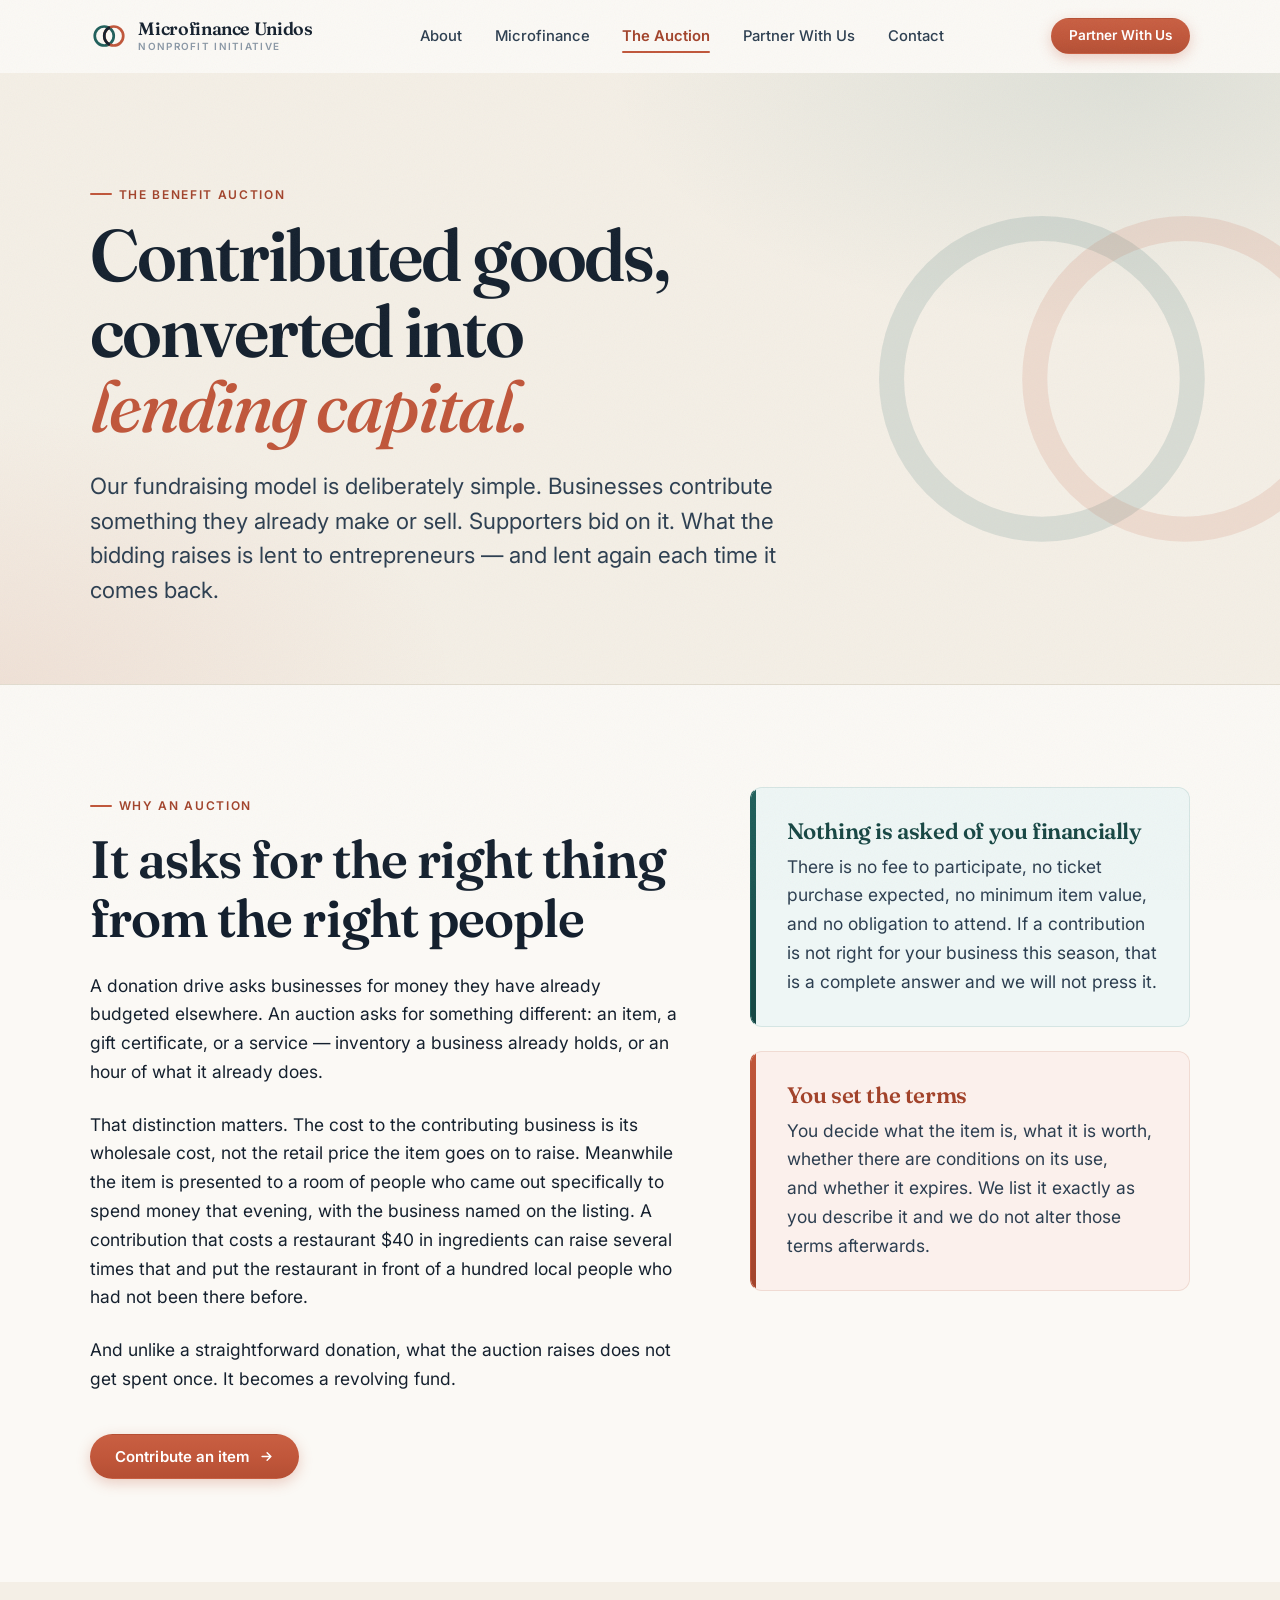
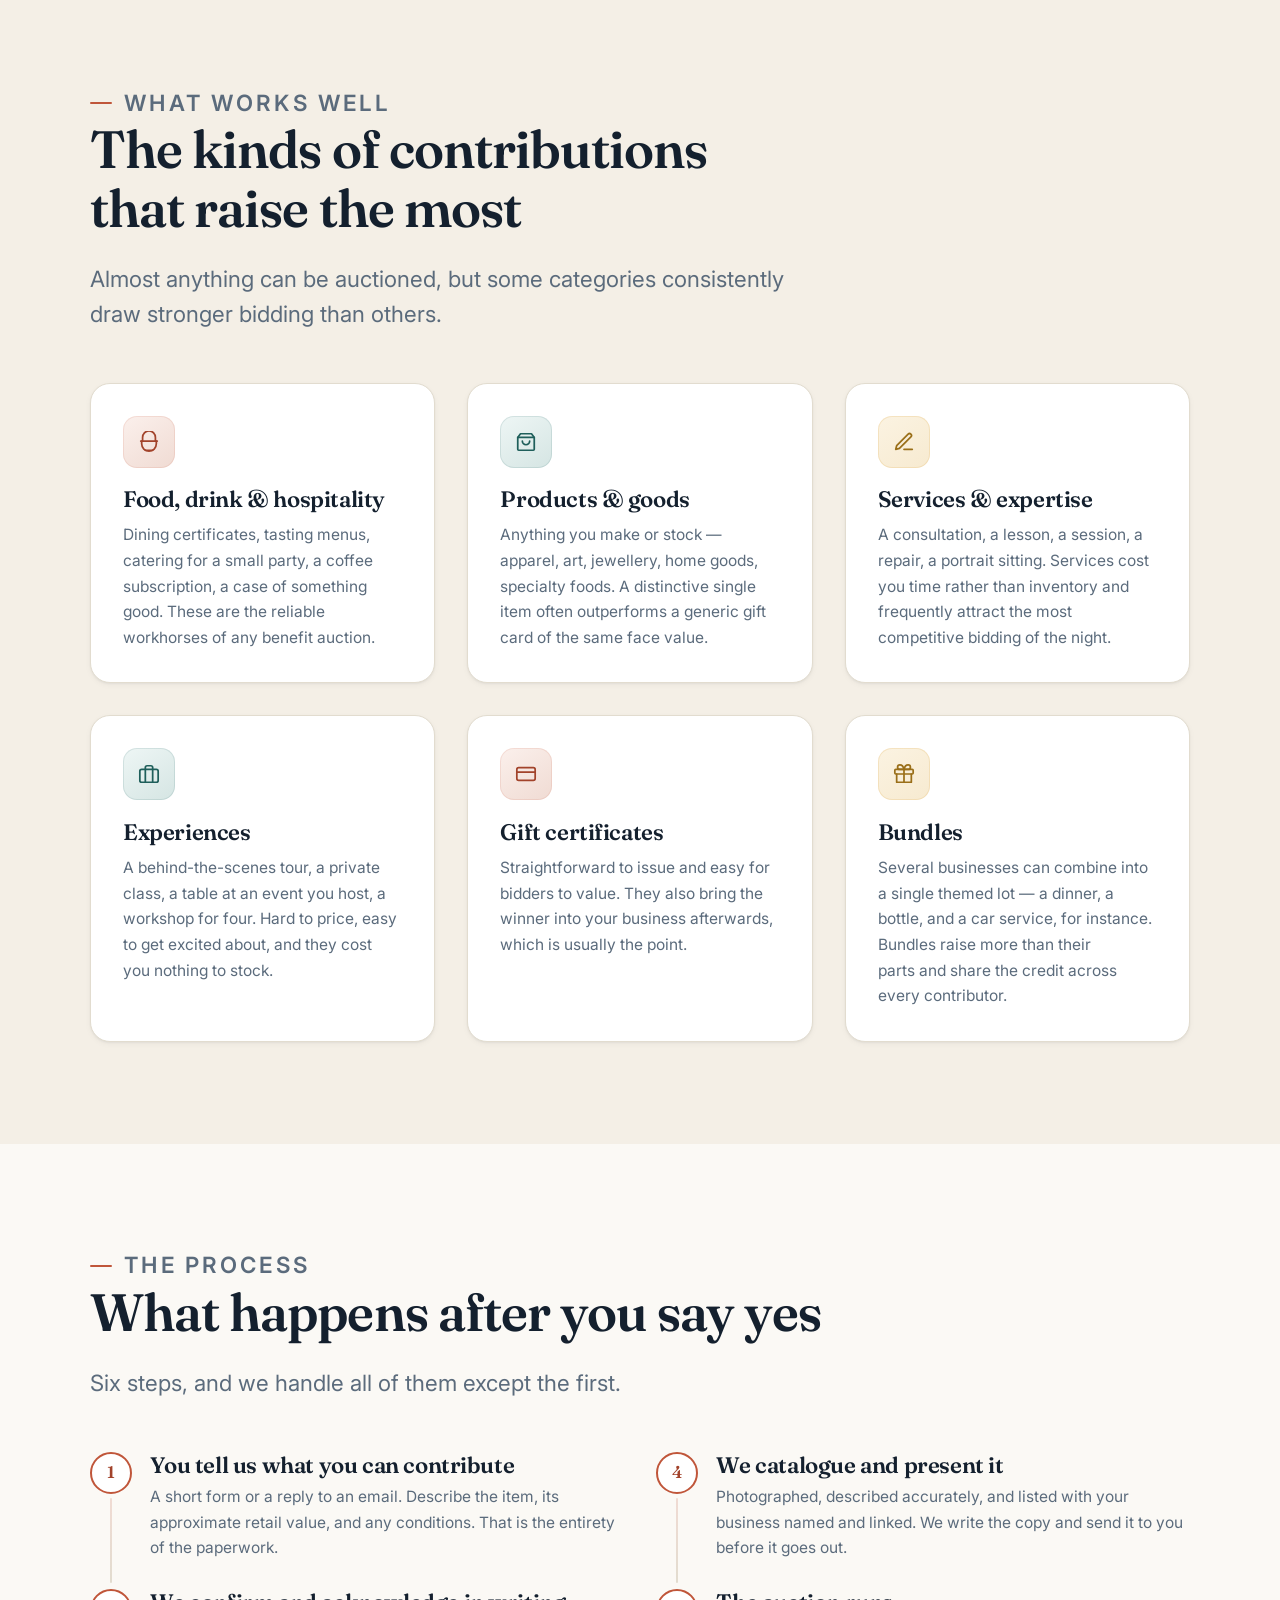
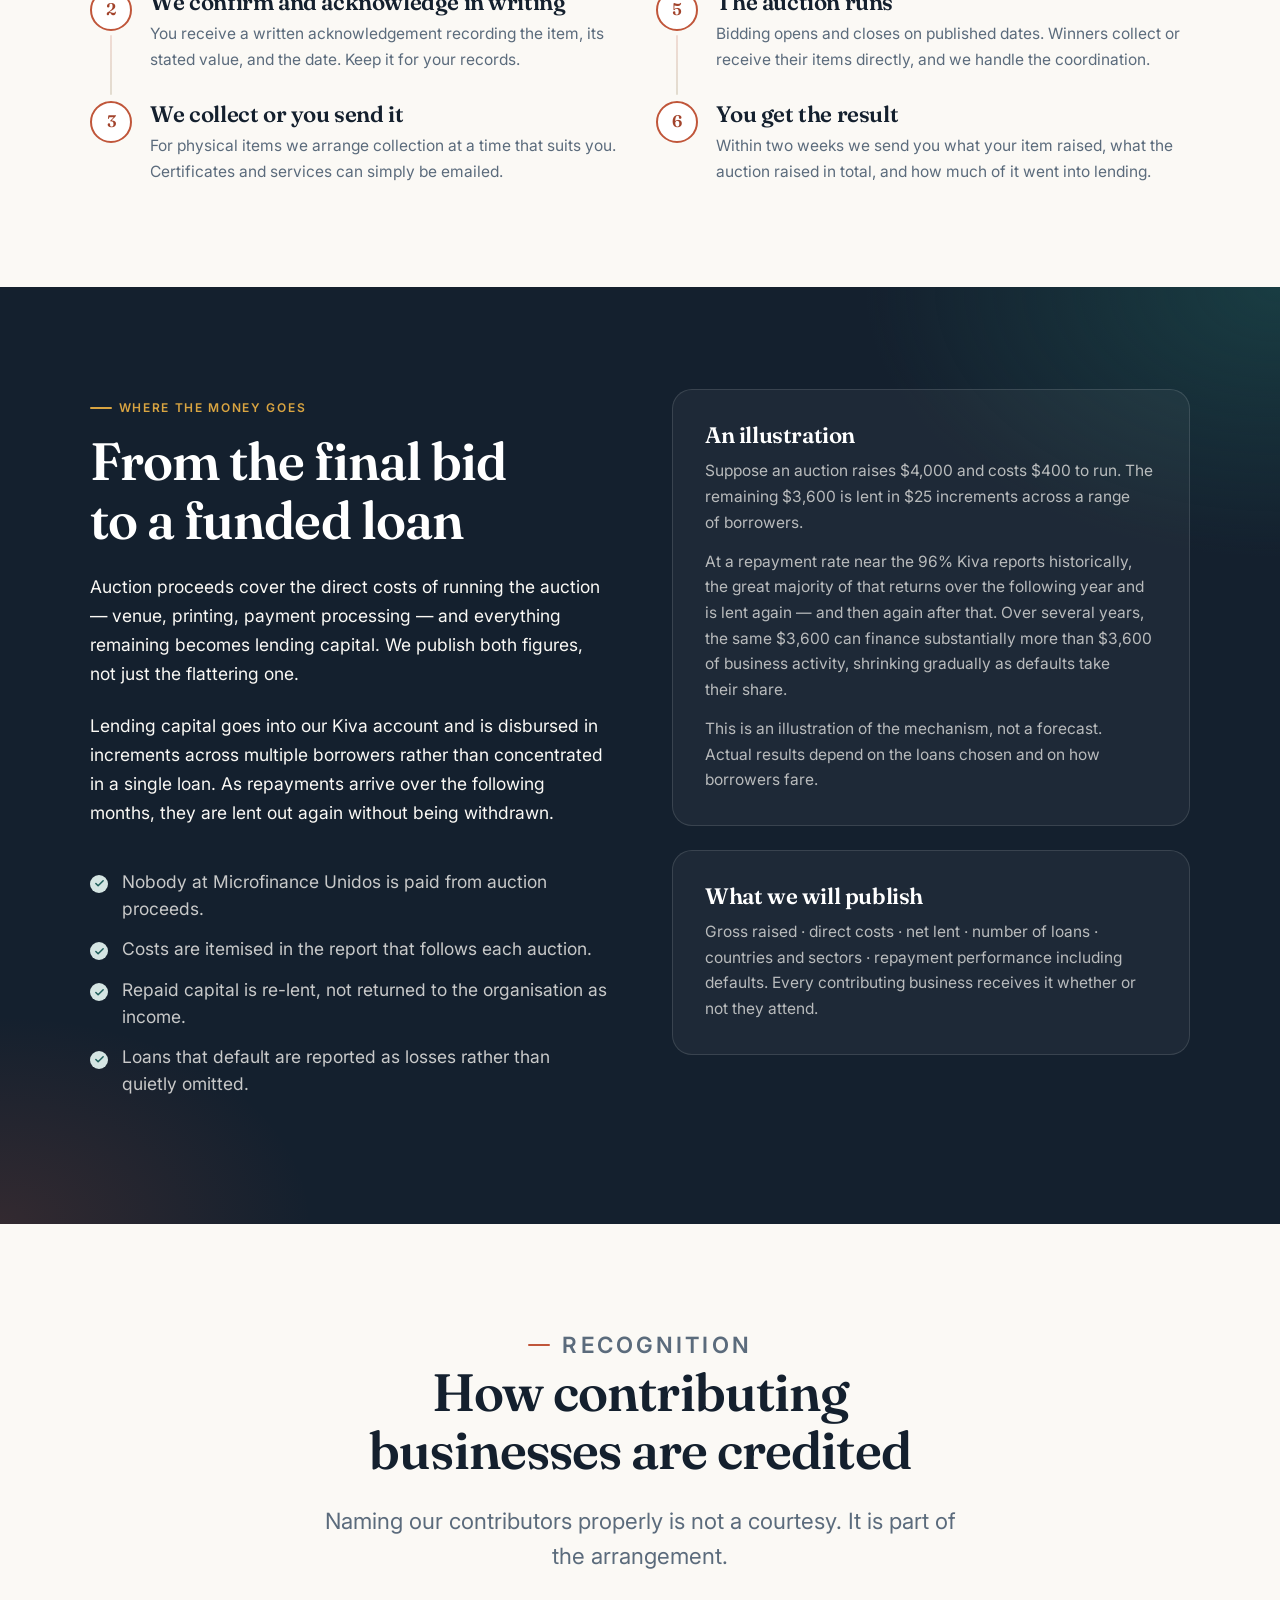
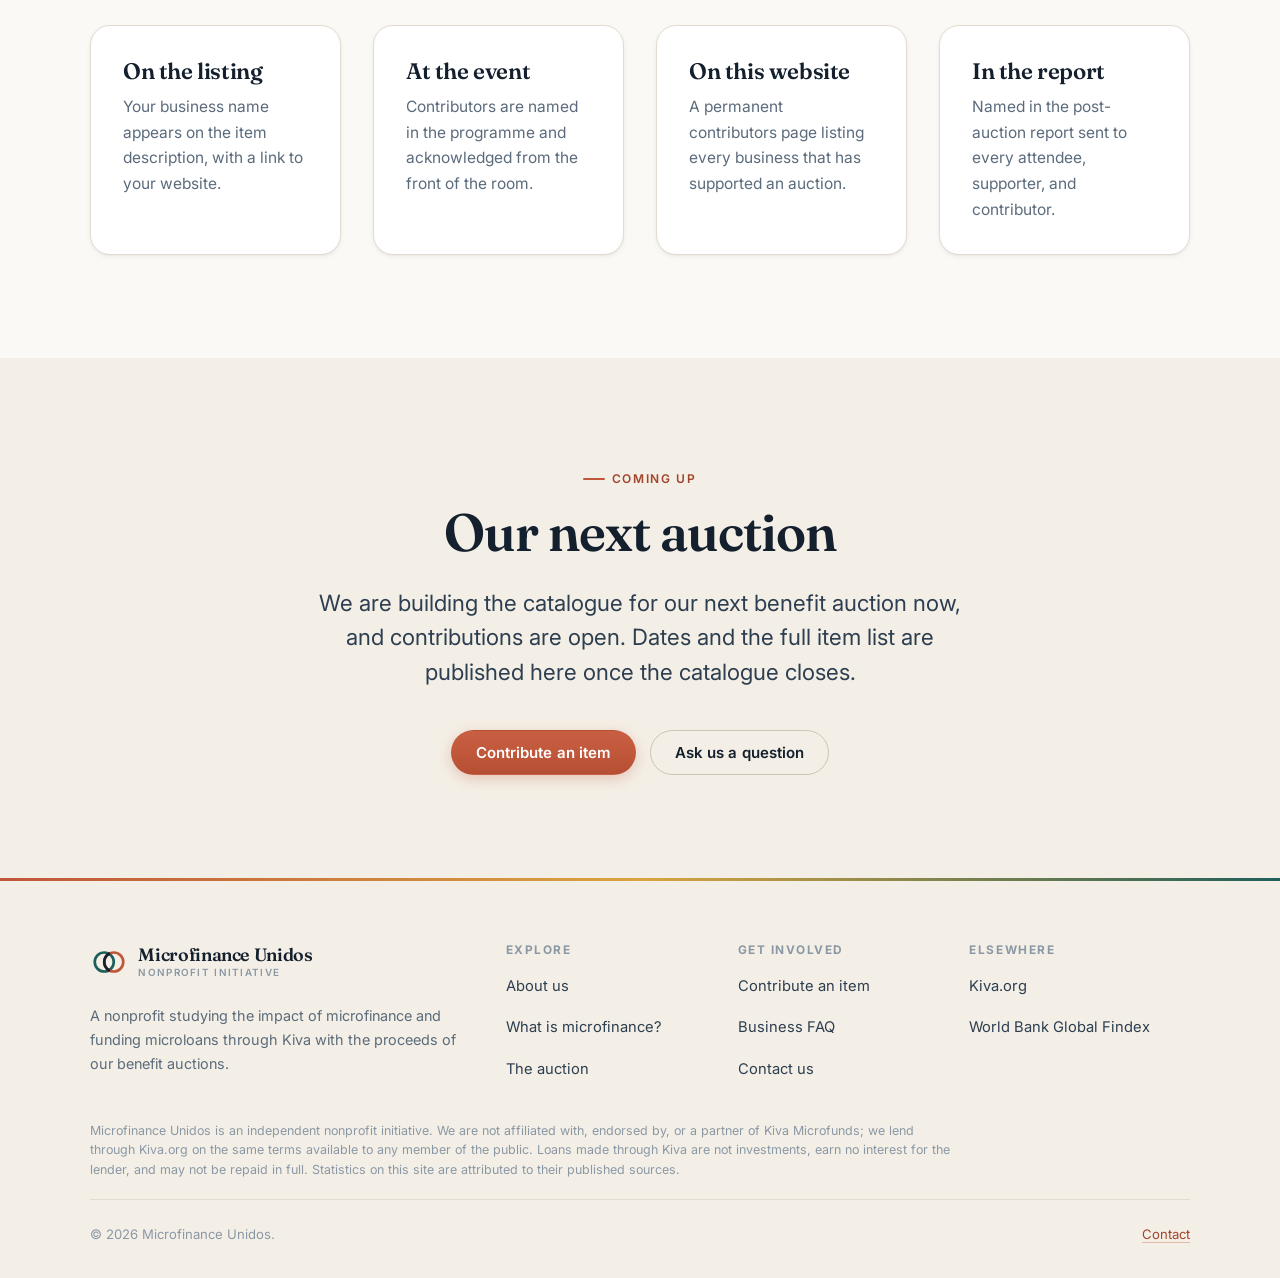
<file: auction.html>
<!DOCTYPE html>
<html lang="en">
<head>
<meta charset="utf-8">
<meta name="viewport" content="width=device-width, initial-scale=1">
<title>The Benefit Auction — Microfinance Unidos</title>
<meta name="description" content="How our benefit auction works: businesses contribute products and services, supporters bid, and every dollar of net proceeds becomes lending capital for microloans through Kiva.">
<link rel="icon" href="assets/favicon.svg" type="image/svg+xml">
<meta property="og:title" content="The Benefit Auction — Microfinance Unidos">
<meta property="og:description" content="Contributed goods become lending capital. Here is exactly how, and where the money goes afterwards.">
<meta property="og:type" content="website">
<link rel="preconnect" href="https://fonts.googleapis.com">
<link rel="preconnect" href="https://fonts.gstatic.com" crossorigin>
<link href="https://fonts.googleapis.com/css2?family=Fraunces:ital,opsz,wght@0,9..144,400;0,9..144,500;0,9..144,600;0,9..144,700;1,9..144,400;1,9..144,500;1,9..144,600&family=Inter:wght@400;500;600;700&display=swap" rel="stylesheet">
<link rel="stylesheet" href="css/styles.css">
<noscript><style>.reveal{opacity:1;transform:none}</style></noscript>
</head>
<body>
<a class="skip-link" href="#main">Skip to content</a>

<header class="site-header">
  <div class="container">
    <nav class="nav" aria-label="Main navigation">
      <a class="brand" href="index.html">
        <svg class="brand__mark" viewBox="0 0 48 48" aria-hidden="true" focusable="false">
          <circle cx="18" cy="24" r="12" fill="none" stroke="#1f5f5b" stroke-width="3.4"/>
          <circle cx="30" cy="24" r="12" fill="none" stroke="#c0563a" stroke-width="3.4"/>
          <path d="M24 13.6a12 12 0 0 0 0 20.8" fill="none" stroke="#14202e" stroke-width="3.4" stroke-linecap="round"/>
        </svg>
        <span class="brand__text">
          <span class="brand__name">Microfinance Unidos</span>
          <span class="brand__tag">Nonprofit Initiative</span>
        </span>
      </a>
      <ul class="nav__links" id="nav-links">
        <li><a class="nav__link" href="about.html">About</a></li>
        <li><a class="nav__link" href="microfinance.html">Microfinance</a></li>
        <li><a class="nav__link" href="auction.html">The Auction</a></li>
        <li><a class="nav__link" href="partner.html">Partner With Us</a></li>
        <li><a class="nav__link" href="contact.html">Contact</a></li>
        <li class="nav__cta"><a class="btn btn-primary" href="partner.html">Partner With Us</a></li>
      </ul>
      <div class="nav__actions">
        <a class="btn btn-primary btn-sm" href="partner.html">Partner With Us</a>
        <button class="nav__toggle" type="button" aria-expanded="false" aria-controls="nav-links" aria-label="Open menu"><span></span></button>
      </div>
    </nav>
  </div>
</header>

<main id="main">

  <section class="page-hero">
    <div class="container">
      <p class="eyebrow">The benefit auction</p>
      <h1>Contributed goods, converted into <em>lending capital.</em></h1>
      <p class="lede">
        Our fundraising model is deliberately simple. Businesses contribute something they already make or sell.
        Supporters bid on it. What the bidding raises is lent to entrepreneurs — and lent again each time it
        comes back.
      </p>
    </div>
  </section>

  <!-- ================= WHY AN AUCTION ================= -->
  <section class="section">
    <div class="container">
      <div class="split split--wide-left split--top">
        <div class="reveal">
          <p class="eyebrow">Why an auction</p>
          <h2>It asks for the right thing from the right people</h2>
          <p>
            A donation drive asks businesses for money they have already budgeted elsewhere. An auction asks for
            something different: an item, a gift certificate, or a service — inventory a business already holds,
            or an hour of what it already does.
          </p>
          <p>
            That distinction matters. The cost to the contributing business is its wholesale cost, not the
            retail price the item goes on to raise. Meanwhile the item is presented to a room of people who
            came out specifically to spend money that evening, with the business named on the listing. A
            contribution that costs a restaurant $40 in ingredients can raise several times that and put the
            restaurant in front of a hundred local people who had not been there before.
          </p>
          <p>
            And unlike a straightforward donation, what the auction raises does not get spent once. It becomes
            a revolving fund.
          </p>
          <div class="btn-row mt-lg">
            <a class="btn btn-primary" href="partner.html">
              Contribute an item
              <svg width="15" height="15" viewBox="0 0 24 24" fill="none" stroke="currentColor" stroke-width="2.4" stroke-linecap="round" stroke-linejoin="round" aria-hidden="true"><path d="M5 12h14M13 6l6 6-6 6"/></svg>
            </a>
          </div>
        </div>

        <div class="reveal reveal-1">
          <div class="callout">
            <h3>Nothing is asked of you financially</h3>
            <p>
              There is no fee to participate, no ticket purchase expected, no minimum item value, and no
              obligation to attend. If a contribution is not right for your business this season, that is a
              complete answer and we will not press it.
            </p>
          </div>
          <div class="callout callout--clay mt-md">
            <h3>You set the terms</h3>
            <p>
              You decide what the item is, what it is worth, whether there are conditions on its use, and
              whether it expires. We list it exactly as you describe it and we do not alter those terms
              afterwards.
            </p>
          </div>
        </div>
      </div>
    </div>
  </section>

  <!-- ================= WHAT WE ACCEPT ================= -->
  <section class="section section--paper">
    <div class="container">
      <div class="section-head reveal">
        <p class="eyebrow">What works well</p>
        <h2>The kinds of contributions that raise the most</h2>
        <p>
          Almost anything can be auctioned, but some categories consistently draw stronger bidding than others.
        </p>
      </div>

      <div class="grid grid-3">
        <article class="card card--hover reveal">
          <div class="card__icon">
            <svg width="22" height="22" viewBox="0 0 24 24" fill="none" stroke="currentColor" stroke-width="1.9" stroke-linecap="round" stroke-linejoin="round" aria-hidden="true"><path d="M3 11h18"/><path d="M5 11V7a7 7 0 0 1 14 0v4"/><path d="M4 11v3a8 8 0 0 0 16 0v-3"/><path d="M8 21h8"/></svg>
          </div>
          <h3>Food, drink &amp; hospitality</h3>
          <p>
            Dining certificates, tasting menus, catering for a small party, a coffee subscription, a case of
            something good. These are the reliable workhorses of any benefit auction.
          </p>
        </article>

        <article class="card card--hover reveal reveal-1">
          <div class="card__icon card__icon--pine">
            <svg width="22" height="22" viewBox="0 0 24 24" fill="none" stroke="currentColor" stroke-width="1.9" stroke-linecap="round" stroke-linejoin="round" aria-hidden="true"><path d="m3 7 3-4h12l3 4"/><path d="M3 7h18v13a1 1 0 0 1-1 1H4a1 1 0 0 1-1-1V7z"/><path d="M16 11a4 4 0 0 1-8 0"/></svg>
          </div>
          <h3>Products &amp; goods</h3>
          <p>
            Anything you make or stock — apparel, art, jewellery, home goods, specialty foods. A distinctive
            single item often outperforms a generic gift card of the same face value.
          </p>
        </article>

        <article class="card card--hover reveal reveal-2">
          <div class="card__icon card__icon--sand">
            <svg width="22" height="22" viewBox="0 0 24 24" fill="none" stroke="currentColor" stroke-width="1.9" stroke-linecap="round" stroke-linejoin="round" aria-hidden="true"><path d="M12 20h9"/><path d="M16.5 3.5a2.1 2.1 0 0 1 3 3L7 19l-4 1 1-4z"/></svg>
          </div>
          <h3>Services &amp; expertise</h3>
          <p>
            A consultation, a lesson, a session, a repair, a portrait sitting. Services cost you time rather
            than inventory and frequently attract the most competitive bidding of the night.
          </p>
        </article>

        <article class="card card--hover reveal">
          <div class="card__icon card__icon--pine">
            <svg width="22" height="22" viewBox="0 0 24 24" fill="none" stroke="currentColor" stroke-width="1.9" stroke-linecap="round" stroke-linejoin="round" aria-hidden="true"><rect x="2" y="7" width="20" height="14" rx="2"/><path d="M16 21V5a2 2 0 0 0-2-2h-4a2 2 0 0 0-2 2v16"/></svg>
          </div>
          <h3>Experiences</h3>
          <p>
            A behind-the-scenes tour, a private class, a table at an event you host, a workshop for four. Hard
            to price, easy to get excited about, and they cost you nothing to stock.
          </p>
        </article>

        <article class="card card--hover reveal reveal-1">
          <div class="card__icon">
            <svg width="22" height="22" viewBox="0 0 24 24" fill="none" stroke="currentColor" stroke-width="1.9" stroke-linecap="round" stroke-linejoin="round" aria-hidden="true"><rect x="2" y="5" width="20" height="14" rx="2"/><path d="M2 10h20"/></svg>
          </div>
          <h3>Gift certificates</h3>
          <p>
            Straightforward to issue and easy for bidders to value. They also bring the winner into your
            business afterwards, which is usually the point.
          </p>
        </article>

        <article class="card card--hover reveal reveal-2">
          <div class="card__icon card__icon--sand">
            <svg width="22" height="22" viewBox="0 0 24 24" fill="none" stroke="currentColor" stroke-width="1.9" stroke-linecap="round" stroke-linejoin="round" aria-hidden="true"><path d="M20 12v9H4v-9"/><rect x="2" y="7" width="20" height="5" rx="1"/><path d="M12 21V7"/><path d="M12 7H7.5a2.5 2.5 0 0 1 0-5C11 2 12 7 12 7z"/><path d="M12 7h4.5a2.5 2.5 0 0 0 0-5C13 2 12 7 12 7z"/></svg>
          </div>
          <h3>Bundles</h3>
          <p>
            Several businesses can combine into a single themed lot — a dinner, a bottle, and a car service, for
            instance. Bundles raise more than their parts and share the credit across every contributor.
          </p>
        </article>
      </div>
    </div>
  </section>

  <!-- ================= THE PROCESS ================= -->
  <section class="section">
    <div class="container">
      <div class="section-head reveal">
        <p class="eyebrow">The process</p>
        <h2>What happens after you say yes</h2>
        <p>Six steps, and we handle all of them except the first.</p>
      </div>

      <div class="grid grid-2">
        <ol class="steps reveal">
          <li class="step">
            <span class="step__num" aria-hidden="true"></span>
            <div>
              <h3>You tell us what you can contribute</h3>
              <p>A short form or a reply to an email. Describe the item, its approximate retail value, and any conditions. That is the entirety of the paperwork.</p>
            </div>
          </li>
          <li class="step">
            <span class="step__num" aria-hidden="true"></span>
            <div>
              <h3>We confirm and acknowledge in writing</h3>
              <p>You receive a written acknowledgement recording the item, its stated value, and the date. Keep it for your records.</p>
            </div>
          </li>
          <li class="step">
            <span class="step__num" aria-hidden="true"></span>
            <div>
              <h3>We collect or you send it</h3>
              <p>For physical items we arrange collection at a time that suits you. Certificates and services can simply be emailed.</p>
            </div>
          </li>
        </ol>

        <ol class="steps reveal reveal-1" start="4" style="counter-reset:step 3">
          <li class="step">
            <span class="step__num" aria-hidden="true"></span>
            <div>
              <h3>We catalogue and present it</h3>
              <p>Photographed, described accurately, and listed with your business named and linked. We write the copy and send it to you before it goes out.</p>
            </div>
          </li>
          <li class="step">
            <span class="step__num" aria-hidden="true"></span>
            <div>
              <h3>The auction runs</h3>
              <p>Bidding opens and closes on published dates. Winners collect or receive their items directly, and we handle the coordination.</p>
            </div>
          </li>
          <li class="step">
            <span class="step__num" aria-hidden="true"></span>
            <div>
              <h3>You get the result</h3>
              <p>Within two weeks we send you what your item raised, what the auction raised in total, and how much of it went into lending.</p>
            </div>
          </li>
        </ol>
      </div>
    </div>
  </section>

  <!-- ================= WHERE THE MONEY GOES ================= -->
  <section class="section section--ink">
    <div class="container">
      <div class="split split--top">
        <div class="reveal">
          <p class="eyebrow">Where the money goes</p>
          <h2>From the final bid to a funded loan</h2>
          <p>
            Auction proceeds cover the direct costs of running the auction — venue, printing, payment
            processing — and everything remaining becomes lending capital. We publish both figures, not just
            the flattering one.
          </p>
          <p>
            Lending capital goes into our Kiva account and is disbursed in increments across multiple borrowers
            rather than concentrated in a single loan. As repayments arrive over the following months, they are
            lent out again without being withdrawn.
          </p>
          <ul class="check-list mt-lg">
            <li>Nobody at Microfinance Unidos is paid from auction proceeds.</li>
            <li>Costs are itemised in the report that follows each auction.</li>
            <li>Repaid capital is re-lent, not returned to the organisation as income.</li>
            <li>Loans that default are reported as losses rather than quietly omitted.</li>
          </ul>
        </div>

        <div class="reveal reveal-1">
          <div class="card card--dark">
            <h3>An illustration</h3>
            <p>
              Suppose an auction raises $4,000 and costs $400 to run. The remaining $3,600 is lent in $25
              increments across a range of borrowers.
            </p>
            <p>
              At a repayment rate near the 96% Kiva reports historically, the great majority of that returns
              over the following year and is lent again — and then again after that. Over several years, the
              same $3,600 can finance substantially more than $3,600 of business activity, shrinking gradually
              as defaults take their share.
            </p>
            <p>
              This is an illustration of the mechanism, not a forecast. Actual results depend on the loans
              chosen and on how borrowers fare.
            </p>
          </div>

          <div class="card card--dark mt-md">
            <h3>What we will publish</h3>
            <p>
              Gross raised · direct costs · net lent · number of loans · countries and sectors · repayment
              performance including defaults. Every contributing business receives it whether or not they attend.
            </p>
          </div>
        </div>
      </div>
    </div>
  </section>

  <!-- ================= RECOGNITION ================= -->
  <section class="section">
    <div class="container">
      <div class="section-head section-head--center reveal">
        <p class="eyebrow eyebrow--center">Recognition</p>
        <h2>How contributing businesses are credited</h2>
        <p>Naming our contributors properly is not a courtesy. It is part of the arrangement.</p>
      </div>

      <div class="grid grid-4">
        <article class="card reveal">
          <h3>On the listing</h3>
          <p>Your business name appears on the item description, with a link to your website.</p>
        </article>
        <article class="card reveal reveal-1">
          <h3>At the event</h3>
          <p>Contributors are named in the programme and acknowledged from the front of the room.</p>
        </article>
        <article class="card reveal reveal-2">
          <h3>On this website</h3>
          <p>A permanent contributors page listing every business that has supported an auction.</p>
        </article>
        <article class="card reveal reveal-3">
          <h3>In the report</h3>
          <p>Named in the post-auction report sent to every attendee, supporter, and contributor.</p>
        </article>
      </div>

      <!--
        WHEN YOU HAVE CONTRIBUTORS, ADD A LOGO / NAME WALL HERE.
        Simple pattern that needs no images:

        <div class="pill-row mt-xl">
          <span class="pill">Business Name</span>
          <span class="pill">Business Name</span>
        </div>
      -->
    </div>
  </section>

  <!-- ================= NEXT AUCTION ================= -->
  <section class="section section--paper">
    <div class="container container--narrow text-center">
      <div class="reveal">
        <p class="eyebrow eyebrow--center">Coming up</p>
        <h2>Our next auction</h2>
        <p class="lede">
          We are building the catalogue for our next benefit auction now, and contributions are open. Dates and
          the full item list are published here once the catalogue closes.
        </p>
        <!--
          UPDATE THIS SECTION ONCE YOU HAVE A DATE. Suggested replacement for the paragraph above:

          <p class="lede">Our next benefit auction takes place on <strong>[DATE]</strong> at <strong>[VENUE]</strong>.
          Bidding opens [DATE] and closes [DATE]. Contributions are welcome until [DATE].</p>
        -->
        <div class="btn-row btn-row--center mt-lg">
          <a class="btn btn-primary" href="partner.html">Contribute an item</a>
          <a class="btn btn-secondary" href="contact.html">Ask us a question</a>
        </div>
      </div>
    </div>
  </section>

</main>

<footer class="site-footer">
  <div class="container">
    <div class="footer__grid">
      <div class="footer__about">
        <a class="brand" href="index.html">
          <svg class="brand__mark" viewBox="0 0 48 48" aria-hidden="true" focusable="false">
            <circle cx="18" cy="24" r="12" fill="none" stroke="#1f5f5b" stroke-width="3.4"/>
            <circle cx="30" cy="24" r="12" fill="none" stroke="#c0563a" stroke-width="3.4"/>
            <path d="M24 13.6a12 12 0 0 0 0 20.8" fill="none" stroke="#14202e" stroke-width="3.4" stroke-linecap="round"/>
          </svg>
          <span class="brand__text">
            <span class="brand__name">Microfinance Unidos</span>
            <span class="brand__tag">Nonprofit Initiative</span>
          </span>
        </a>
        <p>
          A nonprofit studying the impact of microfinance and funding microloans through Kiva with the proceeds
          of our benefit auctions.
        </p>
      </div>

      <div>
        <h4>Explore</h4>
        <ul class="footer__links">
          <li><a href="about.html">About us</a></li>
          <li><a href="microfinance.html">What is microfinance?</a></li>
          <li><a href="auction.html">The auction</a></li>
        </ul>
      </div>

      <div>
        <h4>Get involved</h4>
        <ul class="footer__links">
          <li><a href="partner.html">Contribute an item</a></li>
          <li><a href="partner.html#faq">Business FAQ</a></li>
          <li><a href="contact.html">Contact us</a></li>
        </ul>
      </div>

      <div>
        <h4>Elsewhere</h4>
        <ul class="footer__links">
          <li><a href="https://www.kiva.org" target="_blank" rel="noopener">Kiva.org</a></li>
          <li><a href="https://www.worldbank.org/en/publication/globalfindex" target="_blank" rel="noopener">World Bank Global Findex</a></li>
        </ul>
      </div>
    </div>

    <p class="footer__disclaimer">
      Microfinance Unidos is an independent nonprofit initiative. We are not affiliated with, endorsed by, or a
      partner of Kiva Microfunds; we lend through Kiva.org on the same terms available to any member of the
      public. Loans made through Kiva are not investments, earn no interest for the lender, and may not be
      repaid in full. Statistics on this site are attributed to their published sources.
    </p>

    <div class="footer__bottom">
      <p>&copy; <span data-year>2026</span> Microfinance Unidos.</p>
      <p><a href="contact.html">Contact</a></p>
    </div>
  </div>
</footer>

<script src="js/main.js"></script>
</body>
</html>
</file>
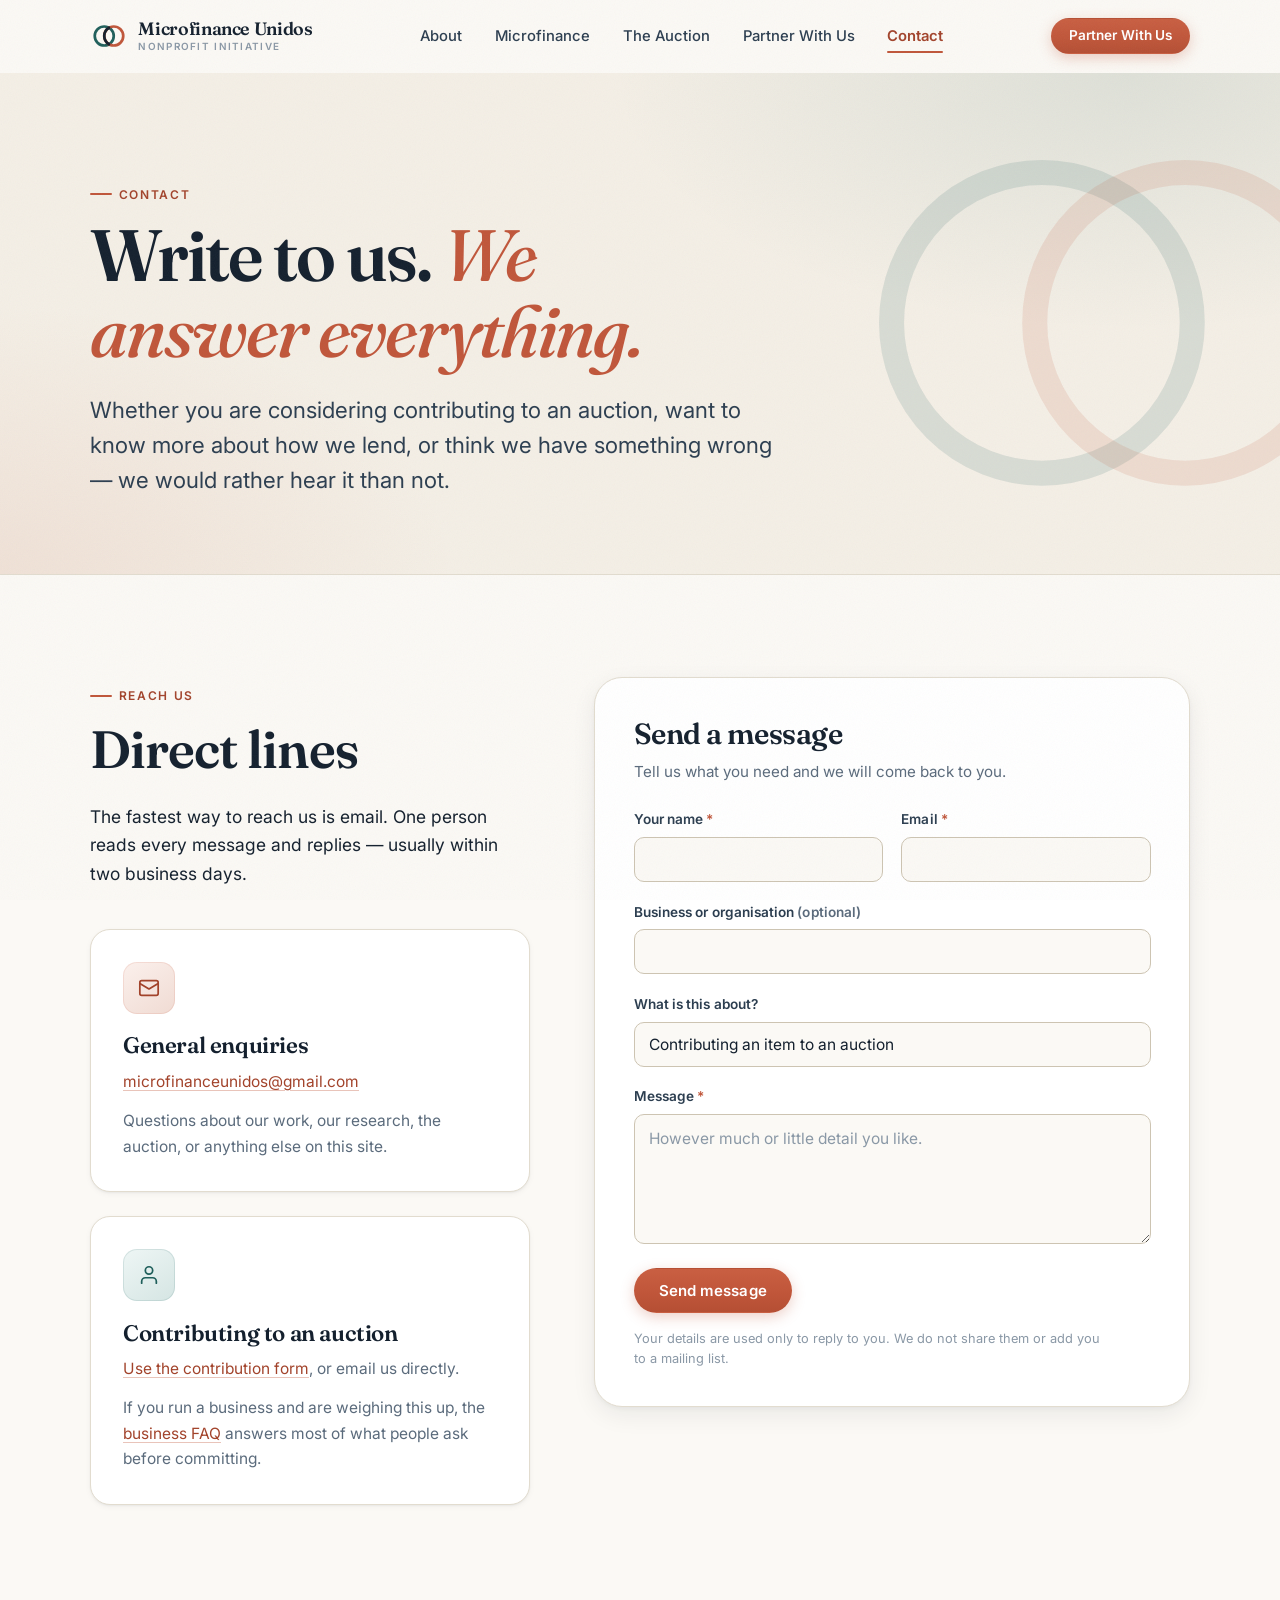
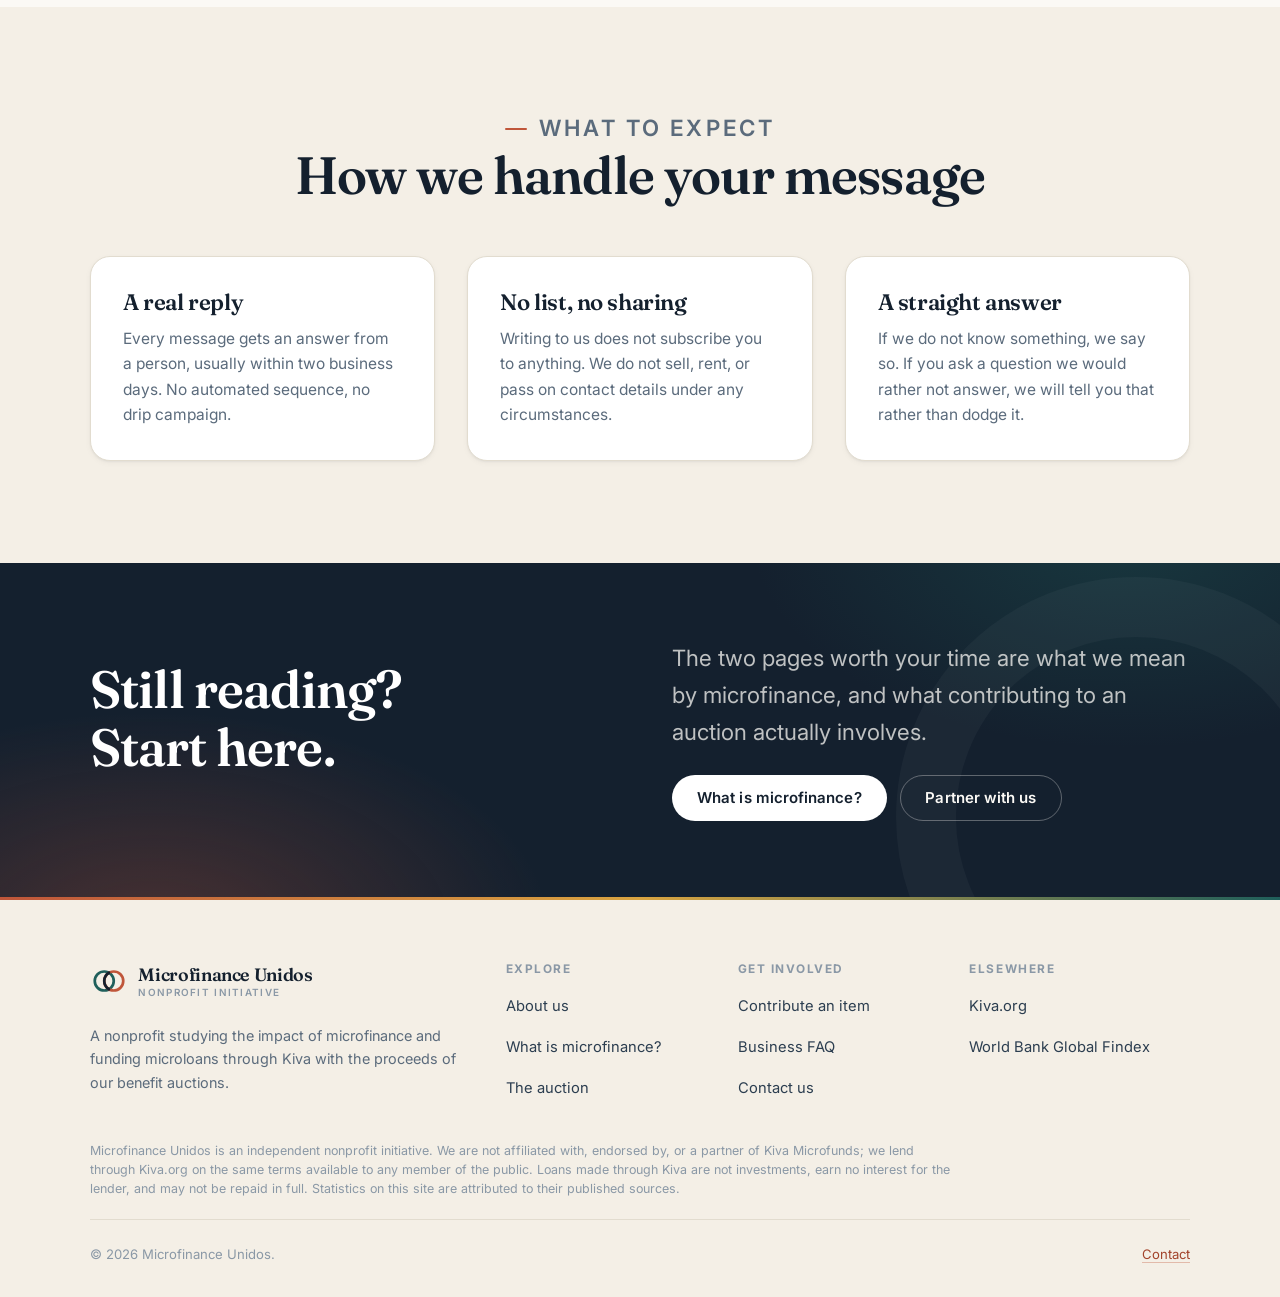
<file: contact.html>
<!DOCTYPE html>
<html lang="en">
<head>
<meta charset="utf-8">
<meta name="viewport" content="width=device-width, initial-scale=1">
<title>Contact — Microfinance Unidos</title>
<meta name="description" content="Get in touch with Microfinance Unidos about contributing to an auction, joining the team, our research, or anything else. We answer every message.">
<link rel="icon" href="assets/favicon.svg" type="image/svg+xml">
<meta property="og:title" content="Contact — Microfinance Unidos">
<meta property="og:description" content="We answer every message, usually within two business days.">
<meta property="og:type" content="website">
<link rel="preconnect" href="https://fonts.googleapis.com">
<link rel="preconnect" href="https://fonts.gstatic.com" crossorigin>
<link href="https://fonts.googleapis.com/css2?family=Fraunces:ital,opsz,wght@0,9..144,400;0,9..144,500;0,9..144,600;0,9..144,700;1,9..144,400;1,9..144,500;1,9..144,600&family=Inter:wght@400;500;600;700&display=swap" rel="stylesheet">
<link rel="stylesheet" href="css/styles.css">
<noscript><style>.reveal{opacity:1;transform:none}</style></noscript>
</head>
<body>
<a class="skip-link" href="#main">Skip to content</a>

<header class="site-header">
  <div class="container">
    <nav class="nav" aria-label="Main navigation">
      <a class="brand" href="index.html">
        <svg class="brand__mark" viewBox="0 0 48 48" aria-hidden="true" focusable="false">
          <circle cx="18" cy="24" r="12" fill="none" stroke="#1f5f5b" stroke-width="3.4"/>
          <circle cx="30" cy="24" r="12" fill="none" stroke="#c0563a" stroke-width="3.4"/>
          <path d="M24 13.6a12 12 0 0 0 0 20.8" fill="none" stroke="#14202e" stroke-width="3.4" stroke-linecap="round"/>
        </svg>
        <span class="brand__text">
          <span class="brand__name">Microfinance Unidos</span>
          <span class="brand__tag">Nonprofit Initiative</span>
        </span>
      </a>
      <ul class="nav__links" id="nav-links">
        <li><a class="nav__link" href="about.html">About</a></li>
        <li><a class="nav__link" href="microfinance.html">Microfinance</a></li>
        <li><a class="nav__link" href="auction.html">The Auction</a></li>
        <li><a class="nav__link" href="partner.html">Partner With Us</a></li>
        <li><a class="nav__link" href="contact.html">Contact</a></li>
        <li class="nav__cta"><a class="btn btn-primary" href="partner.html">Partner With Us</a></li>
      </ul>
      <div class="nav__actions">
        <a class="btn btn-primary btn-sm" href="partner.html">Partner With Us</a>
        <button class="nav__toggle" type="button" aria-expanded="false" aria-controls="nav-links" aria-label="Open menu"><span></span></button>
      </div>
    </nav>
  </div>
</header>

<main id="main">

  <section class="page-hero">
    <div class="container">
      <p class="eyebrow">Contact</p>
      <h1>Write to us. <em>We answer everything.</em></h1>
      <p class="lede">
        Whether you are considering contributing to an auction, want to know more about how we lend, or think we
        have something wrong — we would rather hear it than not.
      </p>
    </div>
  </section>

  <section class="section">
    <div class="container">
      <div class="split split--wide-right split--top">

        <div class="reveal">
          <p class="eyebrow">Reach us</p>
          <h2>Direct lines</h2>
          <p>
            The fastest way to reach us is email. One person reads every message and replies — usually within
            two business days.
          </p>

          <div class="card mt-lg">
            <div class="card__icon">
              <svg width="22" height="22" viewBox="0 0 24 24" fill="none" stroke="currentColor" stroke-width="1.9" stroke-linecap="round" stroke-linejoin="round" aria-hidden="true"><rect x="2" y="4" width="20" height="16" rx="2"/><path d="m2 7 10 6 10-6"/></svg>
            </div>
            <h3>General enquiries</h3>
            <p style="margin-bottom:0.6rem">
              <a href="mailto:microfinanceunidos@gmail.com">microfinanceunidos@gmail.com</a>
            </p>
            <p>Questions about our work, our research, the auction, or anything else on this site.</p>
          </div>

          <div class="card mt-md">
            <div class="card__icon card__icon--pine">
              <svg width="22" height="22" viewBox="0 0 24 24" fill="none" stroke="currentColor" stroke-width="1.9" stroke-linecap="round" stroke-linejoin="round" aria-hidden="true"><path d="M20 21v-2a4 4 0 0 0-4-4H8a4 4 0 0 0-4 4v2"/><circle cx="12" cy="7" r="4"/></svg>
            </div>
            <h3>Contributing to an auction</h3>
            <p style="margin-bottom:0.6rem">
              <a href="partner.html#contribute">Use the contribution form</a>, or email us directly.
            </p>
            <p>
              If you run a business and are weighing this up, the
              <a href="partner.html#faq">business FAQ</a> answers most of what people ask before committing.
            </p>
          </div>

          <!--
            ADD SOCIAL LINKS / MAILING ADDRESS HERE WHEN YOU HAVE THEM, e.g.

            <div class="card mt-md">
              <h3>Follow along</h3>
              <p><a href="https://instagram.com/yourhandle">Instagram</a> · <a href="https://linkedin.com/company/yourpage">LinkedIn</a></p>
            </div>
          -->
        </div>

        <div class="reveal reveal-1">
          <div class="panel panel--flat">
            <h3 style="margin-bottom:0.5rem">Send a message</h3>
            <p class="muted" style="font-size:0.95rem;margin-bottom:1.5rem">
              Tell us what you need and we will come back to you.
            </p>

            <!--
              FORM: posts to Formspree (https://formspree.io/f/mjykplvw) in the
              background via js/main.js. Submissions arrive at microfinanceunidos@gmail.com.
              If `action` is emptied, it falls back to opening the visitor's email client.
            -->
            <form class="form" data-form
                  action="https://formspree.io/f/mjykplvw"
                  method="POST"
                  data-mailto="microfinanceunidos@gmail.com"
                  data-subject="Website enquiry">

              <input type="hidden" name="_subject" value="Website enquiry">

              <div class="form__row">
                <div class="field">
                  <label for="c-name">Your name <span class="req" aria-hidden="true">*</span></label>
                  <input type="text" id="c-name" name="name" required autocomplete="name">
                </div>
                <div class="field">
                  <label for="c-email">Email <span class="req" aria-hidden="true">*</span></label>
                  <input type="email" id="c-email" name="email" required autocomplete="email">
                </div>
              </div>

              <div class="field">
                <label for="c-org">Business or organisation <span class="muted">(optional)</span></label>
                <input type="text" id="c-org" name="organisation" autocomplete="organization">
              </div>

              <div class="field">
                <label for="c-reason">What is this about?</label>
                <select id="c-reason" name="reason">
                  <option value="Contributing to an auction">Contributing an item to an auction</option>
                  <option value="Attending an auction">Attending or bidding at an auction</option>
                  <option value="Joining or volunteering">Joining the team or volunteering</option>
                  <option value="Research and microfinance">Our research or microfinance generally</option>
                  <option value="Press">Press or media</option>
                  <option value="Something else">Something else</option>
                </select>
              </div>

              <div class="field">
                <label for="c-message">Message <span class="req" aria-hidden="true">*</span></label>
                <textarea id="c-message" name="message" required placeholder="However much or little detail you like."></textarea>
              </div>

              <div class="hp-field" aria-hidden="true">
                <label for="c-website">Leave this field empty</label>
                <input type="text" id="c-website" name="website" tabindex="-1" autocomplete="off">
              </div>

              <div class="form__status" role="status" aria-live="polite"></div>

              <div class="form__footer">
                <button class="btn btn-primary" type="submit" data-label="Send message">Send message</button>
                <p class="form__privacy">
                  Your details are used only to reply to you. We do not share them or add you to a mailing list.
                </p>
              </div>
            </form>
          </div>
        </div>

      </div>
    </div>
  </section>

  <!-- ================= WHAT TO EXPECT ================= -->
  <section class="section section--paper">
    <div class="container">
      <div class="section-head section-head--center reveal">
        <p class="eyebrow eyebrow--center">What to expect</p>
        <h2>How we handle your message</h2>
      </div>

      <div class="grid grid-3">
        <article class="card reveal">
          <h3>A real reply</h3>
          <p>Every message gets an answer from a person, usually within two business days. No automated sequence, no drip campaign.</p>
        </article>
        <article class="card reveal reveal-1">
          <h3>No list, no sharing</h3>
          <p>Writing to us does not subscribe you to anything. We do not sell, rent, or pass on contact details under any circumstances.</p>
        </article>
        <article class="card reveal reveal-2">
          <h3>A straight answer</h3>
          <p>If we do not know something, we say so. If you ask a question we would rather not answer, we will tell you that rather than dodge it.</p>
        </article>
      </div>
    </div>
  </section>

  <section class="section section--tight cta-band">
    <div class="container">
      <div class="split">
        <div>
          <h2>Still reading? Start here.</h2>
        </div>
        <div>
          <p>
            The two pages worth your time are what we mean by microfinance, and what contributing to an auction
            actually involves.
          </p>
          <div class="btn-row">
            <a class="btn btn-light" href="microfinance.html">What is microfinance?</a>
            <a class="btn btn-ghost-light" href="partner.html">Partner with us</a>
          </div>
        </div>
      </div>
    </div>
  </section>

</main>

<footer class="site-footer">
  <div class="container">
    <div class="footer__grid">
      <div class="footer__about">
        <a class="brand" href="index.html">
          <svg class="brand__mark" viewBox="0 0 48 48" aria-hidden="true" focusable="false">
            <circle cx="18" cy="24" r="12" fill="none" stroke="#1f5f5b" stroke-width="3.4"/>
            <circle cx="30" cy="24" r="12" fill="none" stroke="#c0563a" stroke-width="3.4"/>
            <path d="M24 13.6a12 12 0 0 0 0 20.8" fill="none" stroke="#14202e" stroke-width="3.4" stroke-linecap="round"/>
          </svg>
          <span class="brand__text">
            <span class="brand__name">Microfinance Unidos</span>
            <span class="brand__tag">Nonprofit Initiative</span>
          </span>
        </a>
        <p>
          A nonprofit studying the impact of microfinance and funding microloans through Kiva with the proceeds
          of our benefit auctions.
        </p>
      </div>

      <div>
        <h4>Explore</h4>
        <ul class="footer__links">
          <li><a href="about.html">About us</a></li>
          <li><a href="microfinance.html">What is microfinance?</a></li>
          <li><a href="auction.html">The auction</a></li>
        </ul>
      </div>

      <div>
        <h4>Get involved</h4>
        <ul class="footer__links">
          <li><a href="partner.html">Contribute an item</a></li>
          <li><a href="partner.html#faq">Business FAQ</a></li>
          <li><a href="contact.html">Contact us</a></li>
        </ul>
      </div>

      <div>
        <h4>Elsewhere</h4>
        <ul class="footer__links">
          <li><a href="https://www.kiva.org" target="_blank" rel="noopener">Kiva.org</a></li>
          <li><a href="https://www.worldbank.org/en/publication/globalfindex" target="_blank" rel="noopener">World Bank Global Findex</a></li>
        </ul>
      </div>
    </div>

    <p class="footer__disclaimer">
      Microfinance Unidos is an independent nonprofit initiative. We are not affiliated with, endorsed by, or a
      partner of Kiva Microfunds; we lend through Kiva.org on the same terms available to any member of the
      public. Loans made through Kiva are not investments, earn no interest for the lender, and may not be
      repaid in full. Statistics on this site are attributed to their published sources.
    </p>

    <div class="footer__bottom">
      <p>&copy; <span data-year>2026</span> Microfinance Unidos.</p>
      <p><a href="contact.html">Contact</a></p>
    </div>
  </div>
</footer>

<script src="js/main.js"></script>
</body>
</html>
</file>
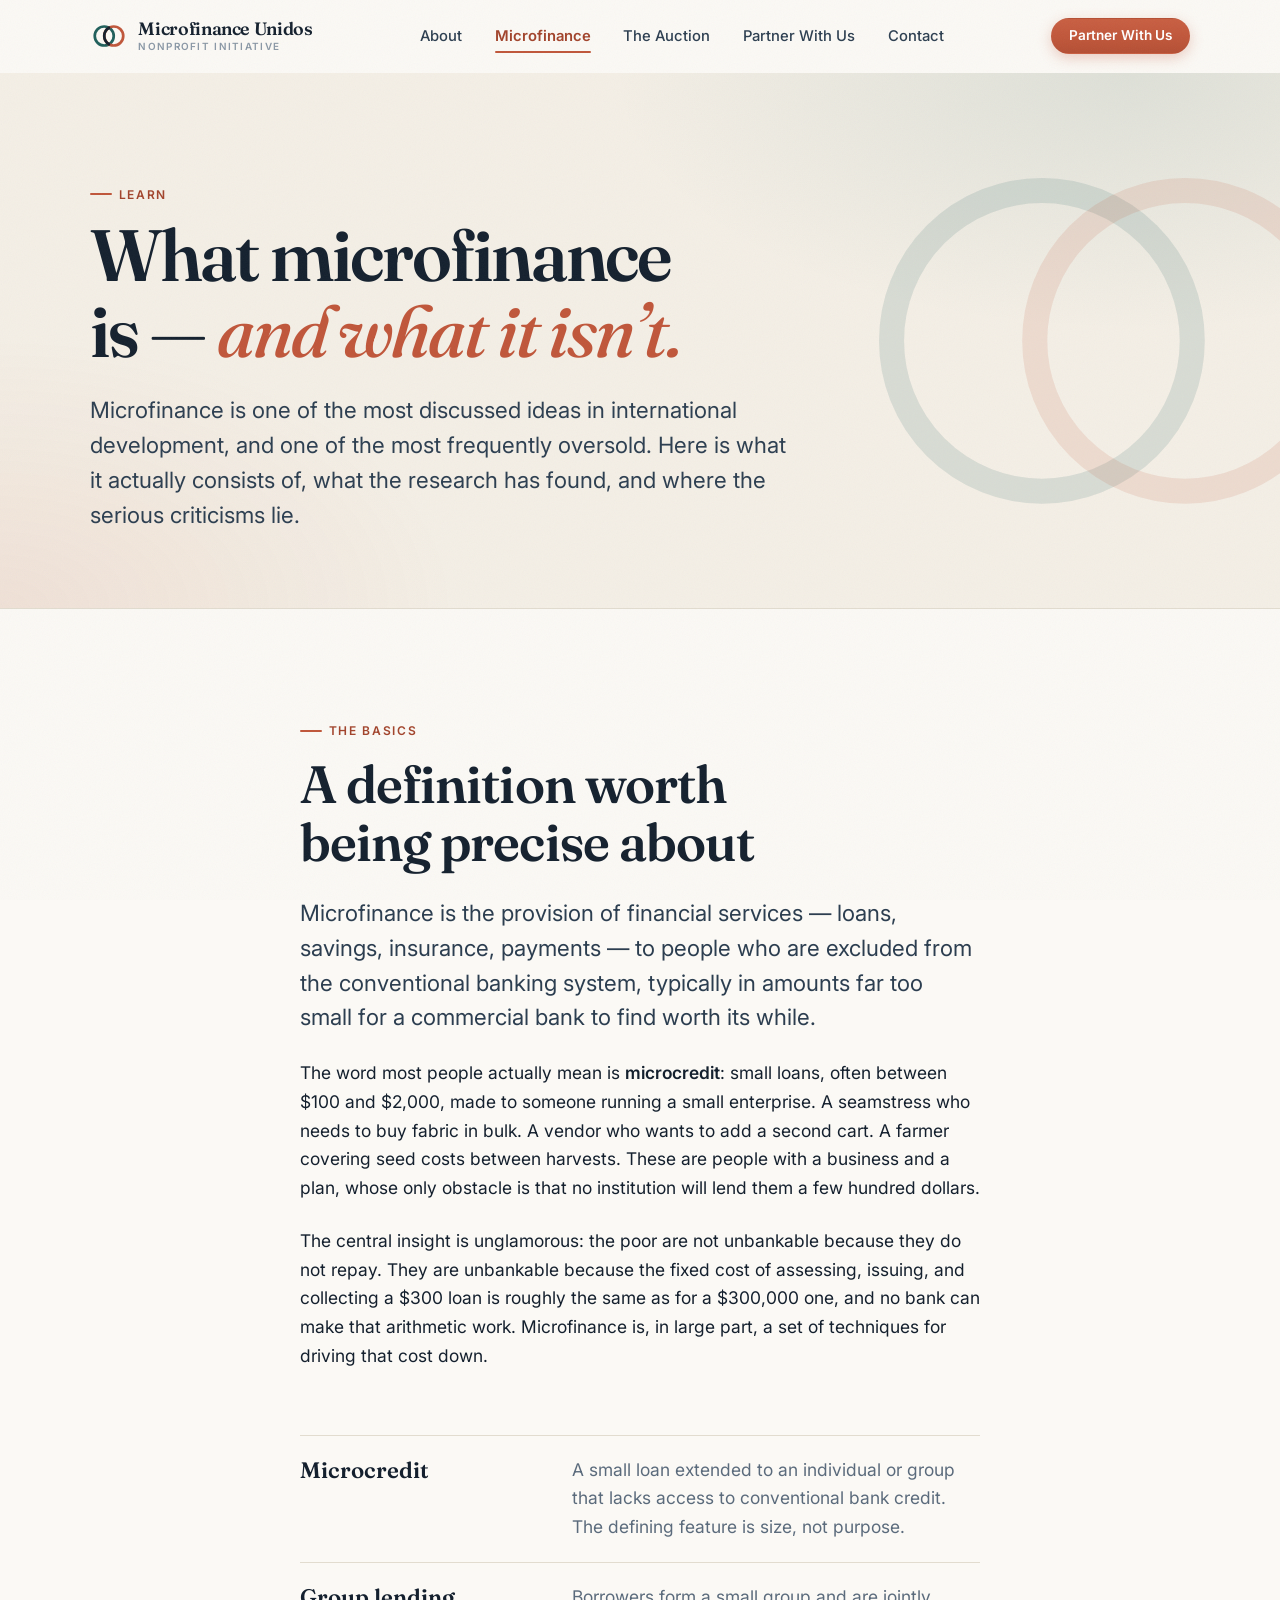
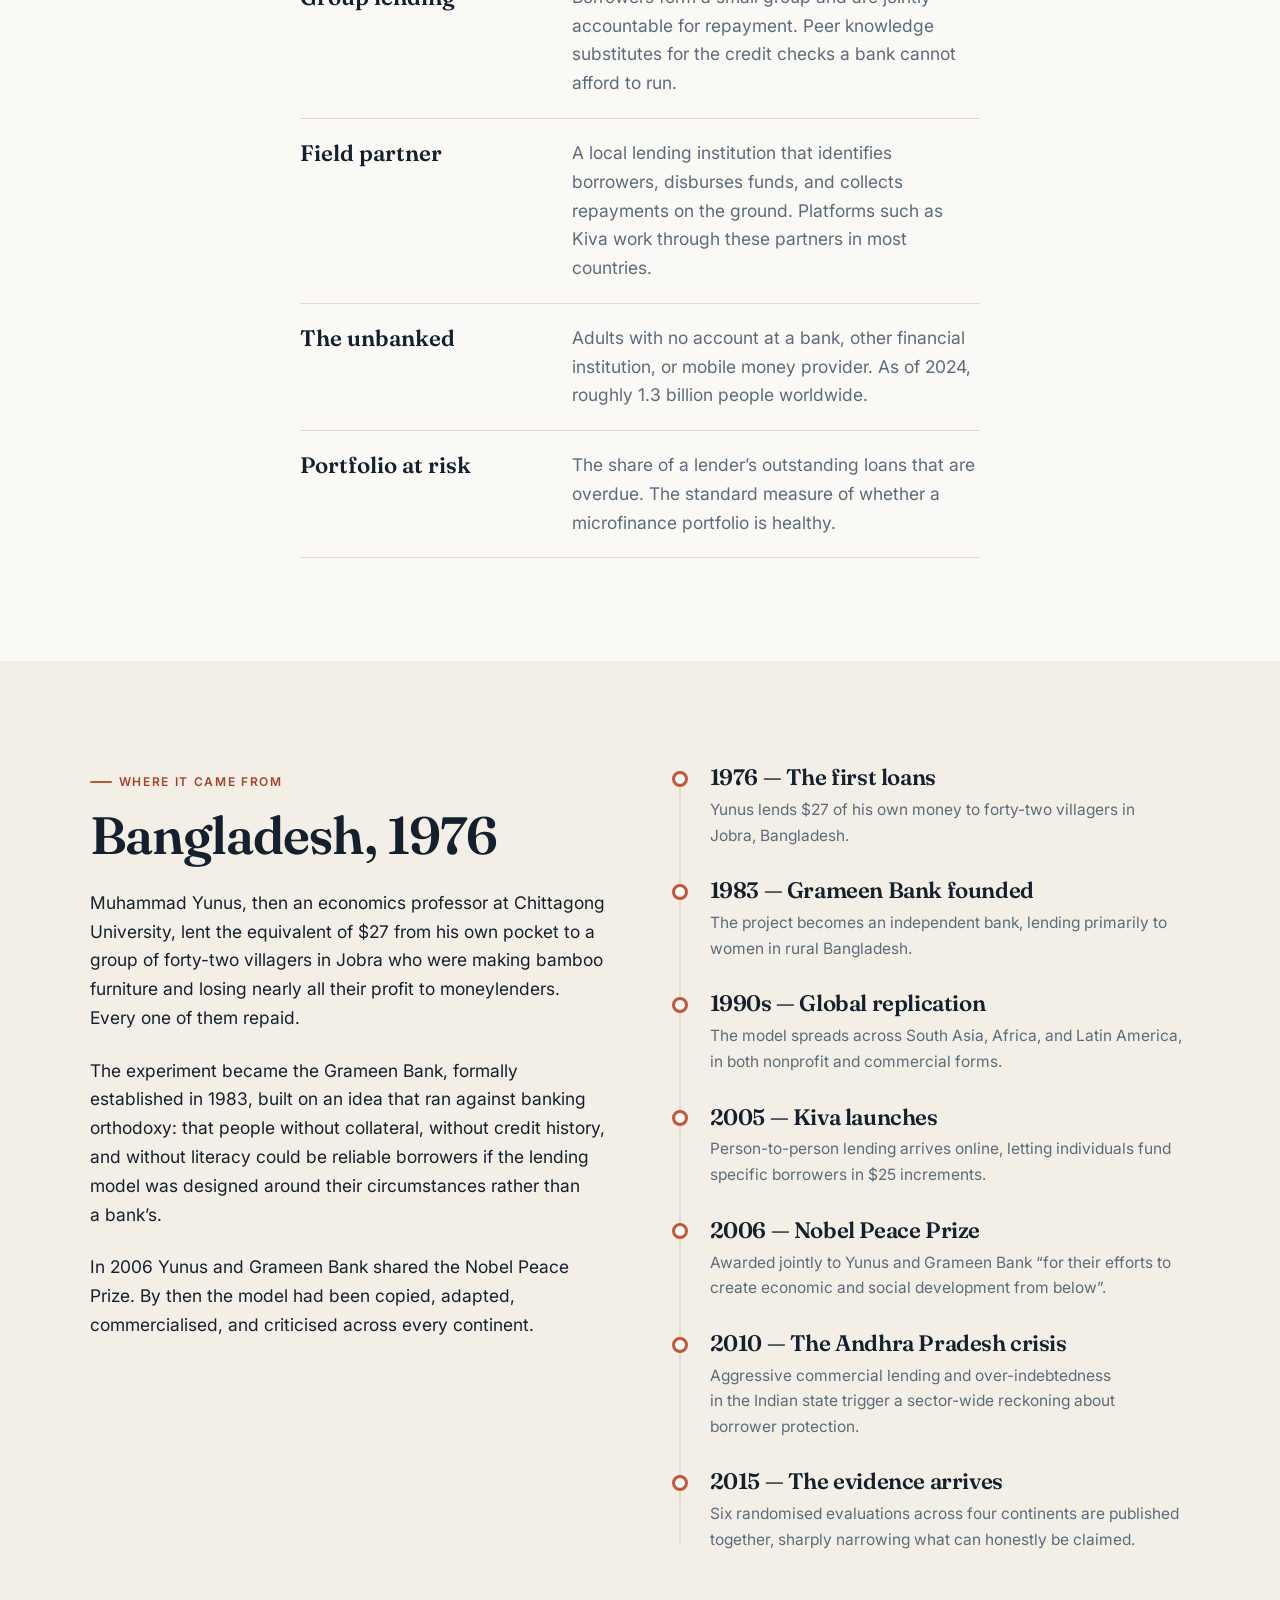
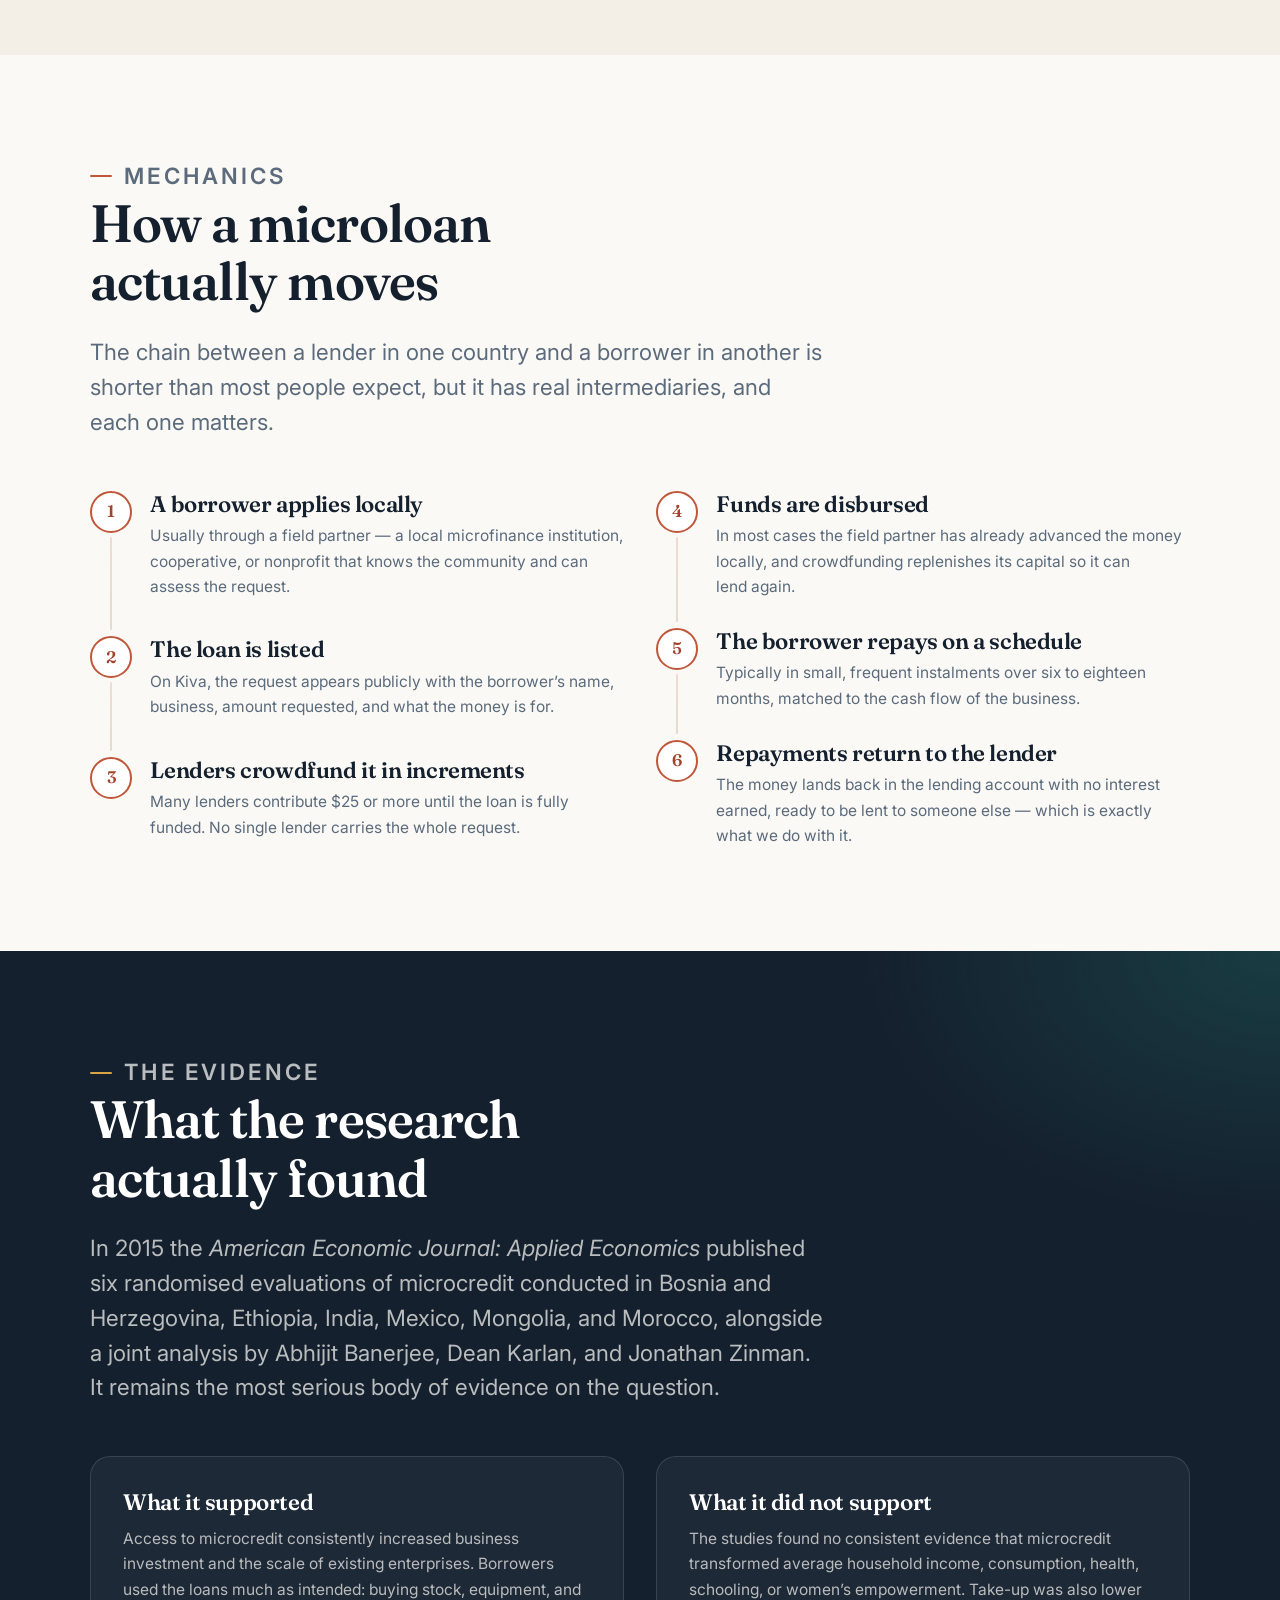
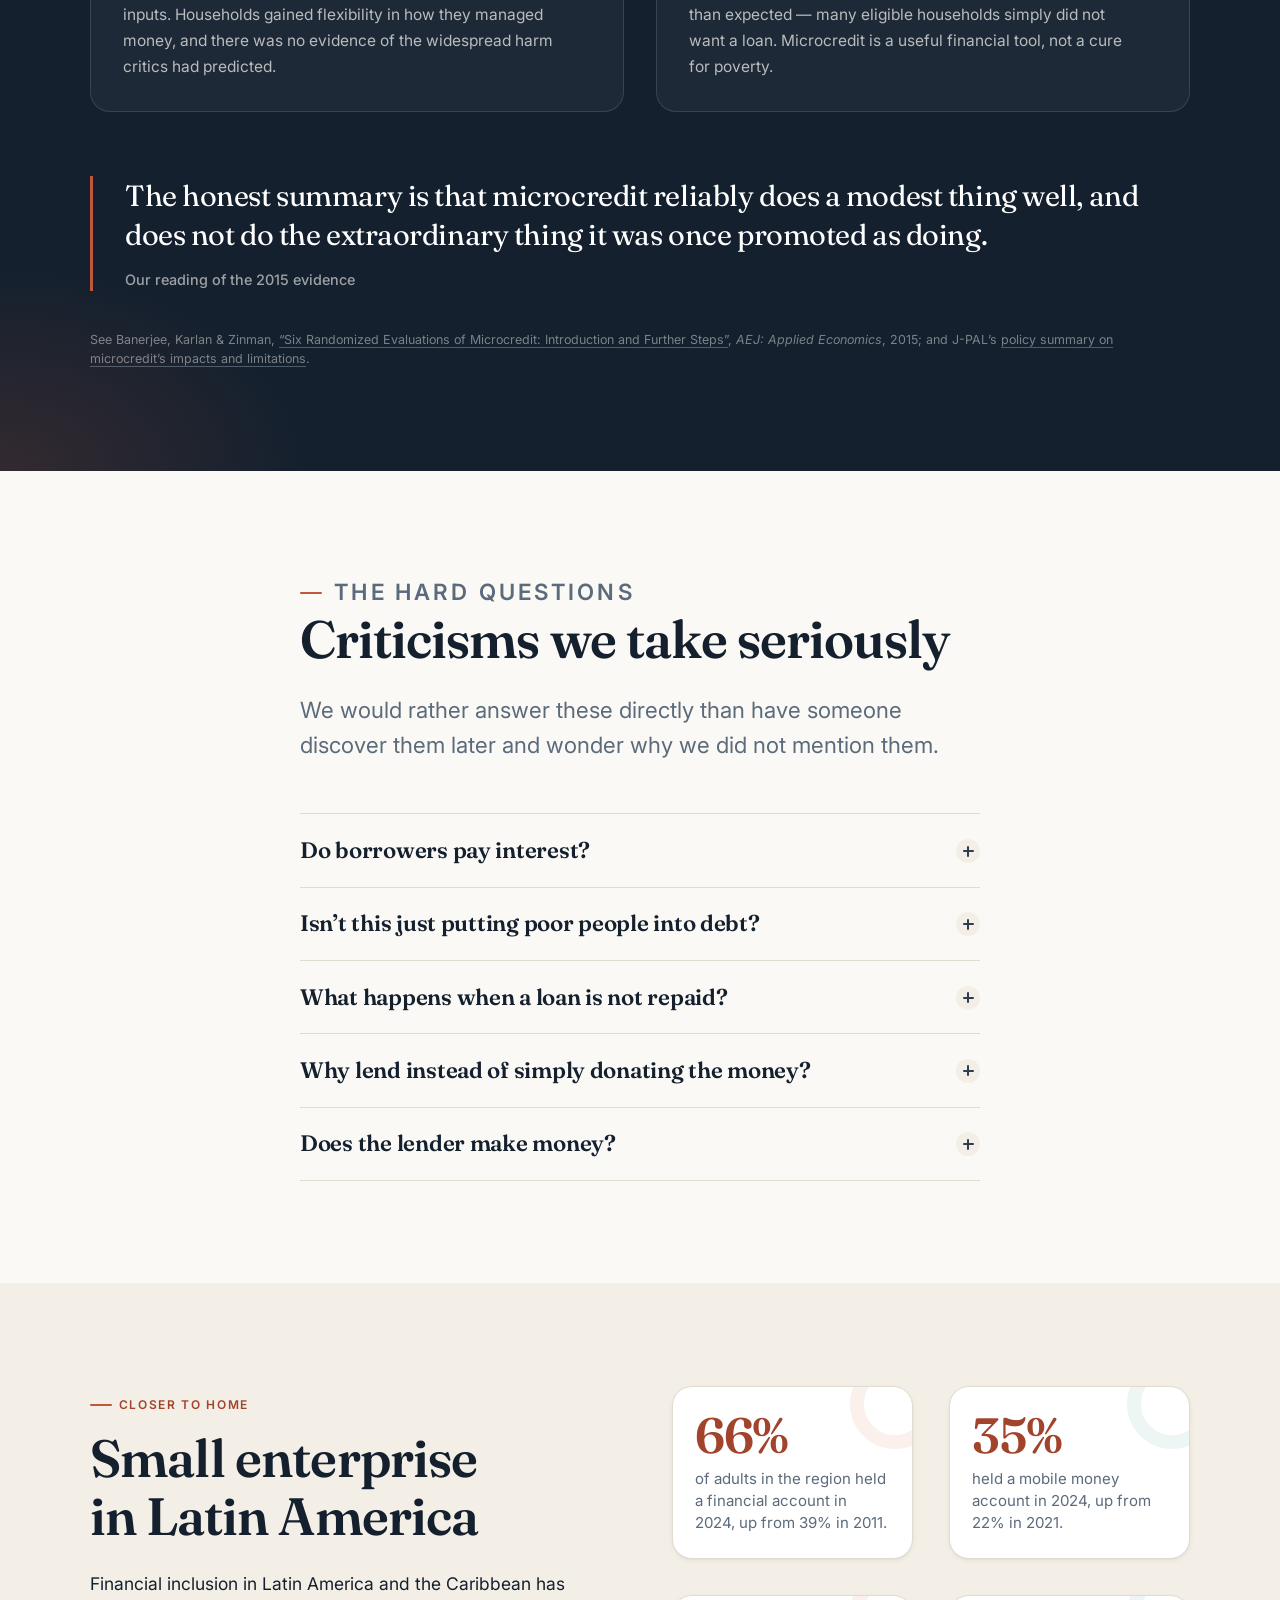
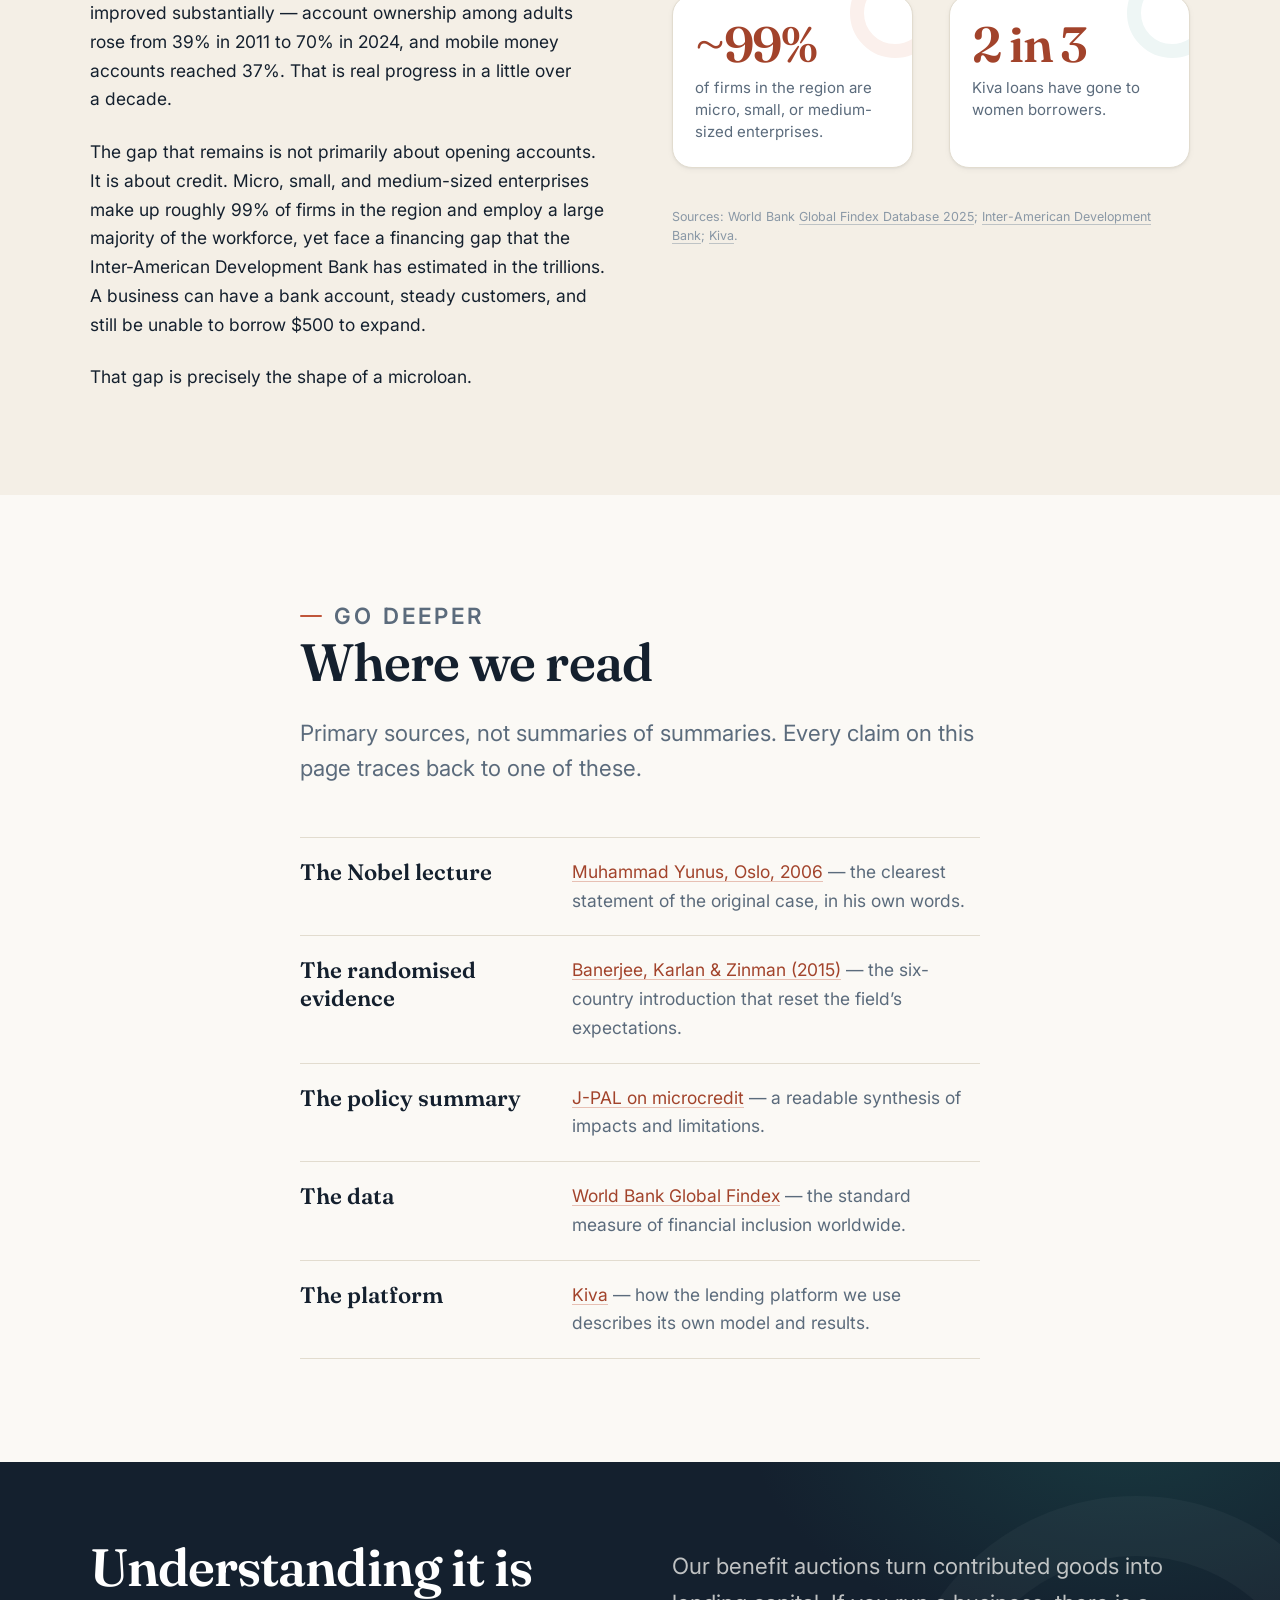
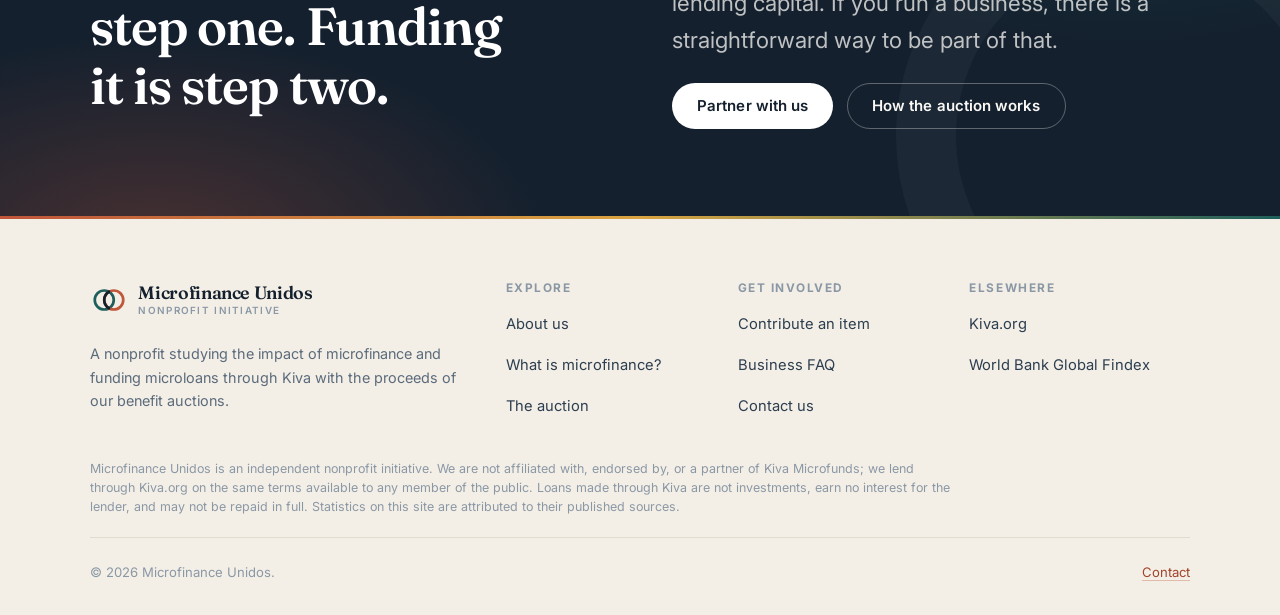
<file: microfinance.html>
<!DOCTYPE html>
<html lang="en">
<head>
<meta charset="utf-8">
<meta name="viewport" content="width=device-width, initial-scale=1">
<title>What Is Microfinance? — Microfinance Unidos</title>
<meta name="description" content="A plain-English explanation of microfinance: where it came from, how a microloan actually works, what the research shows, and the criticisms worth taking seriously.">
<link rel="icon" href="assets/favicon.svg" type="image/svg+xml">
<meta property="og:title" content="What Is Microfinance? — Microfinance Unidos">
<meta property="og:description" content="Where microfinance came from, how a microloan works, and what the evidence actually shows.">
<meta property="og:type" content="article">
<link rel="preconnect" href="https://fonts.googleapis.com">
<link rel="preconnect" href="https://fonts.gstatic.com" crossorigin>
<link href="https://fonts.googleapis.com/css2?family=Fraunces:ital,opsz,wght@0,9..144,400;0,9..144,500;0,9..144,600;0,9..144,700;1,9..144,400;1,9..144,500;1,9..144,600&family=Inter:wght@400;500;600;700&display=swap" rel="stylesheet">
<link rel="stylesheet" href="css/styles.css">
<noscript><style>.reveal{opacity:1;transform:none}</style></noscript>
</head>
<body>
<a class="skip-link" href="#main">Skip to content</a>

<header class="site-header">
  <div class="container">
    <nav class="nav" aria-label="Main navigation">
      <a class="brand" href="index.html">
        <svg class="brand__mark" viewBox="0 0 48 48" aria-hidden="true" focusable="false">
          <circle cx="18" cy="24" r="12" fill="none" stroke="#1f5f5b" stroke-width="3.4"/>
          <circle cx="30" cy="24" r="12" fill="none" stroke="#c0563a" stroke-width="3.4"/>
          <path d="M24 13.6a12 12 0 0 0 0 20.8" fill="none" stroke="#14202e" stroke-width="3.4" stroke-linecap="round"/>
        </svg>
        <span class="brand__text">
          <span class="brand__name">Microfinance Unidos</span>
          <span class="brand__tag">Nonprofit Initiative</span>
        </span>
      </a>
      <ul class="nav__links" id="nav-links">
        <li><a class="nav__link" href="about.html">About</a></li>
        <li><a class="nav__link" href="microfinance.html">Microfinance</a></li>
        <li><a class="nav__link" href="auction.html">The Auction</a></li>
        <li><a class="nav__link" href="partner.html">Partner With Us</a></li>
        <li><a class="nav__link" href="contact.html">Contact</a></li>
        <li class="nav__cta"><a class="btn btn-primary" href="partner.html">Partner With Us</a></li>
      </ul>
      <div class="nav__actions">
        <a class="btn btn-primary btn-sm" href="partner.html">Partner With Us</a>
        <button class="nav__toggle" type="button" aria-expanded="false" aria-controls="nav-links" aria-label="Open menu"><span></span></button>
      </div>
    </nav>
  </div>
</header>

<main id="main">

  <section class="page-hero">
    <div class="container">
      <p class="eyebrow">Learn</p>
      <h1>What microfinance is — <em>and what it isn&rsquo;t.</em></h1>
      <p class="lede">
        Microfinance is one of the most discussed ideas in international development, and one of the most
        frequently oversold. Here is what it actually consists of, what the research has found, and where the
        serious criticisms lie.
      </p>
    </div>
  </section>

  <!-- ================= DEFINITION ================= -->
  <section class="section">
    <div class="container container--narrow">
      <div class="reveal">
        <p class="eyebrow">The basics</p>
        <h2>A definition worth being precise about</h2>
        <p class="lede">
          Microfinance is the provision of financial services — loans, savings, insurance, payments — to people
          who are excluded from the conventional banking system, typically in amounts far too small for a
          commercial bank to find worth its while.
        </p>
        <p>
          The word most people actually mean is <strong>microcredit</strong>: small loans, often between $100
          and $2,000, made to someone running a small enterprise. A seamstress who needs to buy fabric in bulk.
          A vendor who wants to add a second cart. A farmer covering seed costs between harvests. These are
          people with a business and a plan, whose only obstacle is that no institution will lend them a few
          hundred dollars.
        </p>
        <p>
          The central insight is unglamorous: the poor are not unbankable because they do not repay. They are
          unbankable because the fixed cost of assessing, issuing, and collecting a $300 loan is roughly the
          same as for a $300,000 one, and no bank can make that arithmetic work. Microfinance is, in large
          part, a set of techniques for driving that cost down.
        </p>
      </div>

      <dl class="def-list mt-xl reveal reveal-1">
        <div class="def-row">
          <dt>Microcredit</dt>
          <dd>A small loan extended to an individual or group that lacks access to conventional bank credit. The defining feature is size, not purpose.</dd>
        </div>
        <div class="def-row">
          <dt>Group lending</dt>
          <dd>Borrowers form a small group and are jointly accountable for repayment. Peer knowledge substitutes for the credit checks a bank cannot afford to run.</dd>
        </div>
        <div class="def-row">
          <dt>Field partner</dt>
          <dd>A local lending institution that identifies borrowers, disburses funds, and collects repayments on the ground. Platforms such as Kiva work through these partners in most countries.</dd>
        </div>
        <div class="def-row">
          <dt>The unbanked</dt>
          <dd>Adults with no account at a bank, other financial institution, or mobile money provider. As of 2024, roughly 1.3 billion people worldwide.</dd>
        </div>
        <div class="def-row">
          <dt>Portfolio at risk</dt>
          <dd>The share of a lender&rsquo;s outstanding loans that are overdue. The standard measure of whether a microfinance portfolio is healthy.</dd>
        </div>
      </dl>
    </div>
  </section>

  <!-- ================= ORIGINS ================= -->
  <section class="section section--paper">
    <div class="container">
      <div class="split split--top">
        <div class="reveal">
          <p class="eyebrow">Where it came from</p>
          <h2>Bangladesh, 1976</h2>
          <p>
            Muhammad Yunus, then an economics professor at Chittagong University, lent the equivalent of $27
            from his own pocket to a group of forty-two villagers in Jobra who were making bamboo furniture and
            losing nearly all their profit to moneylenders. Every one of them repaid.
          </p>
          <p>
            The experiment became the Grameen Bank, formally established in 1983, built on an idea that ran
            against banking orthodoxy: that people without collateral, without credit history, and without
            literacy could be reliable borrowers if the lending model was designed around their circumstances
            rather than a bank&rsquo;s.
          </p>
          <p>
            In 2006 Yunus and Grameen Bank shared the Nobel Peace Prize. By then the model had been copied,
            adapted, commercialised, and criticised across every continent.
          </p>
        </div>

        <div class="reveal reveal-1">
          <ul class="timeline">
            <li>
              <h4>1976 — The first loans</h4>
              <p>Yunus lends $27 of his own money to forty-two villagers in Jobra, Bangladesh.</p>
            </li>
            <li>
              <h4>1983 — Grameen Bank founded</h4>
              <p>The project becomes an independent bank, lending primarily to women in rural Bangladesh.</p>
            </li>
            <li>
              <h4>1990s — Global replication</h4>
              <p>The model spreads across South Asia, Africa, and Latin America, in both nonprofit and commercial forms.</p>
            </li>
            <li>
              <h4>2005 — Kiva launches</h4>
              <p>Person-to-person lending arrives online, letting individuals fund specific borrowers in $25 increments.</p>
            </li>
            <li>
              <h4>2006 — Nobel Peace Prize</h4>
              <p>Awarded jointly to Yunus and Grameen Bank &ldquo;for their efforts to create economic and social development from below&rdquo;.</p>
            </li>
            <li>
              <h4>2010 — The Andhra Pradesh crisis</h4>
              <p>Aggressive commercial lending and over-indebtedness in the Indian state trigger a sector-wide reckoning about borrower protection.</p>
            </li>
            <li>
              <h4>2015 — The evidence arrives</h4>
              <p>Six randomised evaluations across four continents are published together, sharply narrowing what can honestly be claimed.</p>
            </li>
          </ul>
        </div>
      </div>
    </div>
  </section>

  <!-- ================= HOW A LOAN WORKS ================= -->
  <section class="section">
    <div class="container">
      <div class="section-head reveal">
        <p class="eyebrow">Mechanics</p>
        <h2>How a microloan actually moves</h2>
        <p>
          The chain between a lender in one country and a borrower in another is shorter than most people
          expect, but it has real intermediaries, and each one matters.
        </p>
      </div>

      <div class="grid grid-2">
        <ol class="steps reveal">
          <li class="step">
            <span class="step__num" aria-hidden="true"></span>
            <div>
              <h3>A borrower applies locally</h3>
              <p>Usually through a field partner — a local microfinance institution, cooperative, or nonprofit that knows the community and can assess the request.</p>
            </div>
          </li>
          <li class="step">
            <span class="step__num" aria-hidden="true"></span>
            <div>
              <h3>The loan is listed</h3>
              <p>On Kiva, the request appears publicly with the borrower&rsquo;s name, business, amount requested, and what the money is for.</p>
            </div>
          </li>
          <li class="step">
            <span class="step__num" aria-hidden="true"></span>
            <div>
              <h3>Lenders crowdfund it in increments</h3>
              <p>Many lenders contribute $25 or more until the loan is fully funded. No single lender carries the whole request.</p>
            </div>
          </li>
        </ol>

        <ol class="steps reveal reveal-1" start="4" style="counter-reset:step 3">
          <li class="step">
            <span class="step__num" aria-hidden="true"></span>
            <div>
              <h3>Funds are disbursed</h3>
              <p>In most cases the field partner has already advanced the money locally, and crowdfunding replenishes its capital so it can lend again.</p>
            </div>
          </li>
          <li class="step">
            <span class="step__num" aria-hidden="true"></span>
            <div>
              <h3>The borrower repays on a schedule</h3>
              <p>Typically in small, frequent instalments over six to eighteen months, matched to the cash flow of the business.</p>
            </div>
          </li>
          <li class="step">
            <span class="step__num" aria-hidden="true"></span>
            <div>
              <h3>Repayments return to the lender</h3>
              <p>The money lands back in the lending account with no interest earned, ready to be lent to someone else — which is exactly what we do with it.</p>
            </div>
          </li>
        </ol>
      </div>
    </div>
  </section>

  <!-- ================= THE EVIDENCE ================= -->
  <section class="section section--ink">
    <div class="container">
      <div class="section-head reveal">
        <p class="eyebrow">The evidence</p>
        <h2>What the research actually found</h2>
        <p>
          In 2015 the <em>American Economic Journal: Applied Economics</em> published six randomised evaluations
          of microcredit conducted in Bosnia and Herzegovina, Ethiopia, India, Mexico, Mongolia, and Morocco,
          alongside a joint analysis by Abhijit Banerjee, Dean Karlan, and Jonathan Zinman. It remains the most
          serious body of evidence on the question.
        </p>
      </div>

      <div class="grid grid-2">
        <article class="card card--dark reveal">
          <h3>What it supported</h3>
          <p>
            Access to microcredit consistently increased business investment and the scale of existing
            enterprises. Borrowers used the loans much as intended: buying stock, equipment, and inputs.
            Households gained flexibility in how they managed money, and there was no evidence of the
            widespread harm critics had predicted.
          </p>
        </article>
        <article class="card card--dark reveal reveal-1">
          <h3>What it did not support</h3>
          <p>
            The studies found no consistent evidence that microcredit transformed average household income,
            consumption, health, schooling, or women&rsquo;s empowerment. Take-up was also lower than expected —
            many eligible households simply did not want a loan. Microcredit is a useful financial tool, not a
            cure for poverty.
          </p>
        </article>
      </div>

      <blockquote class="pull-quote mt-xl reveal reveal-2">
        <p>
          The honest summary is that microcredit reliably does a modest thing well, and does not do the
          extraordinary thing it was once promoted as doing.
        </p>
        <footer>Our reading of the 2015 evidence</footer>
      </blockquote>

      <p class="source-note reveal reveal-3">
        See Banerjee, Karlan &amp; Zinman,
        <a href="https://www.aeaweb.org/articles?id=10.1257/app.20140287" target="_blank" rel="noopener">&ldquo;Six Randomized Evaluations of Microcredit: Introduction and Further Steps&rdquo;</a>,
        <em>AEJ: Applied Economics</em>, 2015; and J-PAL&rsquo;s
        <a href="https://www.povertyactionlab.org/policy-insight/microcredit-impacts-and-limitations" target="_blank" rel="noopener">policy summary on microcredit&rsquo;s impacts and limitations</a>.
      </p>
    </div>
  </section>

  <!-- ================= THE HARD QUESTIONS ================= -->
  <section class="section">
    <div class="container container--narrow">
      <div class="section-head reveal">
        <p class="eyebrow">The hard questions</p>
        <h2>Criticisms we take seriously</h2>
        <p>
          We would rather answer these directly than have someone discover them later and wonder why we did not
          mention them.
        </p>
      </div>

      <div class="accordion reveal reveal-1">
        <div class="accordion__item">
          <h3 style="margin:0">
            <button class="accordion__trigger" type="button" aria-expanded="false" aria-controls="q1" id="q1-btn">
              Do borrowers pay interest?
              <span class="accordion__icon" aria-hidden="true"></span>
            </button>
          </h3>
          <div class="accordion__panel" id="q1" role="region" aria-labelledby="q1-btn">
            <div class="accordion__inner">
              <p>
                In most cases, yes. The field partners that originate loans locally have real costs — loan
                officers who travel to villages, offices, currency risk, defaults — and they charge interest to
                cover them. Rates are usually well above what a borrower in a wealthy country would pay, and
                well below what local moneylenders charge, which is often the actual alternative.
              </p>
              <p>
                We think the honest framing is this: microfinance is not free money. It is credit at a price
                that is defensible relative to the alternatives available to the borrower, and indefensible when
                a lender pushes it past that point. Choosing partners carefully is the whole job.
              </p>
            </div>
          </div>
        </div>

        <div class="accordion__item">
          <h3 style="margin:0">
            <button class="accordion__trigger" type="button" aria-expanded="false" aria-controls="q2" id="q2-btn">
              Isn&rsquo;t this just putting poor people into debt?
              <span class="accordion__icon" aria-hidden="true"></span>
            </button>
          </h3>
          <div class="accordion__panel" id="q2" role="region" aria-labelledby="q2-btn">
            <div class="accordion__inner">
              <p>
                It can be, and it has been. The 2010 crisis in Andhra Pradesh, India, is the clearest case:
                rapid commercial expansion led to households holding several loans at once, aggressive
                collection practices, and severe harm. It prompted regulation and a serious reckoning across
                the sector.
              </p>
              <p>
                The lesson is about how lending is done rather than whether it should be. Credit extended to
                someone with a productive use for it, on a schedule matched to their income, is a normal part of
                running a business. Credit pushed onto someone who is already over-borrowed is predatory. The
                randomised evidence found no sign of widespread harm from access to microcredit, but that
                finding depends on lending being conducted responsibly.
              </p>
            </div>
          </div>
        </div>

        <div class="accordion__item">
          <h3 style="margin:0">
            <button class="accordion__trigger" type="button" aria-expanded="false" aria-controls="q3" id="q3-btn">
              What happens when a loan is not repaid?
              <span class="accordion__icon" aria-hidden="true"></span>
            </button>
          </h3>
          <div class="accordion__panel" id="q3" role="region" aria-labelledby="q3-btn">
            <div class="accordion__inner">
              <p>
                The lender absorbs the loss. Kiva reports a historical repayment rate of roughly 96% across its
                portfolio, which means a meaningful minority of loans are not repaid in full. Businesses fail,
                harvests fail, people get sick.
              </p>
              <p>
                We plan for that rather than around it. When we report our results, defaults are counted as
                defaults, and our published figures will show the amount lost as well as the amount lent.
              </p>
            </div>
          </div>
        </div>

        <div class="accordion__item">
          <h3 style="margin:0">
            <button class="accordion__trigger" type="button" aria-expanded="false" aria-controls="q4" id="q4-btn">
              Why lend instead of simply donating the money?
              <span class="accordion__icon" aria-hidden="true"></span>
            </button>
          </h3>
          <div class="accordion__panel" id="q4" role="region" aria-labelledby="q4-btn">
            <div class="accordion__inner">
              <p>
                Because a donated dollar is spent once and a lent dollar is spent repeatedly. At a 96%
                repayment rate, capital recycles many times over before it is exhausted — one auction can
                therefore finance a sequence of businesses rather than a single purchase.
              </p>
              <p>
                It also changes the relationship. A loan treats the recipient as someone running a business who
                has judged that borrowing is worth it, which is closer to the truth than treating them as a
                recipient of aid. There are situations where direct cash transfers are clearly the better
                intervention, and we say so; this is not one where we think it is.
              </p>
            </div>
          </div>
        </div>

        <div class="accordion__item">
          <h3 style="margin:0">
            <button class="accordion__trigger" type="button" aria-expanded="false" aria-controls="q5" id="q5-btn">
              Does the lender make money?
              <span class="accordion__icon" aria-hidden="true"></span>
            </button>
          </h3>
          <div class="accordion__panel" id="q5" role="region" aria-labelledby="q5-btn">
            <div class="accordion__inner">
              <p>
                No. Loans made through Kiva earn no interest for the lender. Microfinance Unidos receives
                nothing back beyond the principal, and that principal is immediately lent to someone else. There
                is no financial return to us or to anyone who supports us — the entire benefit of the model is
                that the same money keeps working.
              </p>
            </div>
          </div>
        </div>
      </div>
    </div>
  </section>

  <!-- ================= REGION ================= -->
  <section class="section section--paper">
    <div class="container">
      <div class="split split--top">
        <div class="reveal">
          <p class="eyebrow">Closer to home</p>
          <h2>Small enterprise in Latin America</h2>
          <p>
            Financial inclusion in Latin America and the Caribbean has improved substantially — account
            ownership among adults rose from 39% in 2011 to 70% in 2024, and mobile money accounts reached 37%.
            That is real progress in a little over a decade.
          </p>
          <p>
            The gap that remains is not primarily about opening accounts. It is about credit. Micro, small, and
            medium-sized enterprises make up roughly 99% of firms in the region and employ a large majority of
            the workforce, yet face a financing gap that the Inter-American Development Bank has estimated in
            the trillions. A business can have a bank account, steady customers, and still be unable to borrow
            $500 to expand.
          </p>
          <p>
            That gap is precisely the shape of a microloan.
          </p>
        </div>

        <div class="reveal reveal-1">
          <div class="stats" style="grid-template-columns:repeat(auto-fit,minmax(160px,1fr))">
            <div class="stat stat--boxed">
              <p class="stat__figure"><span data-count-to="70" data-suffix="%">70%</span></p>
              <p class="stat__label">of adults in the region held a financial account in 2024, up from 39% in 2011.</p>
            </div>
            <div class="stat stat--boxed">
              <p class="stat__figure"><span data-count-to="37" data-suffix="%">37%</span></p>
              <p class="stat__label">held a mobile money account in 2024, up from 22% in 2021.</p>
            </div>
            <div class="stat stat--boxed">
              <p class="stat__figure">~99%</p>
              <p class="stat__label">of firms in the region are micro, small, or medium-sized enterprises.</p>
            </div>
            <div class="stat stat--boxed">
              <p class="stat__figure">2 in 3</p>
              <p class="stat__label">Kiva loans have gone to women borrowers.</p>
            </div>
          </div>
          <p class="source-note">
            Sources: World Bank <a href="https://www.worldbank.org/en/publication/globalfindex" target="_blank" rel="noopener">Global Findex Database 2025</a>;
            <a href="https://www.iadb.org/en/news/small-businesses-turn-fintechs-bridge-funding-gap-latin-america" target="_blank" rel="noopener">Inter-American Development Bank</a>;
            <a href="https://www.kiva.org/about" target="_blank" rel="noopener">Kiva</a>.
          </p>
        </div>
      </div>
    </div>
  </section>

  <!-- ================= FURTHER READING ================= -->
  <section class="section">
    <div class="container container--narrow">
      <div class="section-head reveal">
        <p class="eyebrow">Go deeper</p>
        <h2>Where we read</h2>
        <p>Primary sources, not summaries of summaries. Every claim on this page traces back to one of these.</p>
      </div>

      <dl class="def-list reveal reveal-1">
        <div class="def-row">
          <dt>The Nobel lecture</dt>
          <dd><a href="https://www.nobelprize.org/prizes/peace/2006/yunus/lecture/" target="_blank" rel="noopener">Muhammad Yunus, Oslo, 2006</a> — the clearest statement of the original case, in his own words.</dd>
        </div>
        <div class="def-row">
          <dt>The randomised evidence</dt>
          <dd><a href="https://www.aeaweb.org/articles?id=10.1257/app.20140287" target="_blank" rel="noopener">Banerjee, Karlan &amp; Zinman (2015)</a> — the six-country introduction that reset the field&rsquo;s expectations.</dd>
        </div>
        <div class="def-row">
          <dt>The policy summary</dt>
          <dd><a href="https://www.povertyactionlab.org/policy-insight/microcredit-impacts-and-limitations" target="_blank" rel="noopener">J-PAL on microcredit</a> — a readable synthesis of impacts and limitations.</dd>
        </div>
        <div class="def-row">
          <dt>The data</dt>
          <dd><a href="https://www.worldbank.org/en/publication/globalfindex" target="_blank" rel="noopener">World Bank Global Findex</a> — the standard measure of financial inclusion worldwide.</dd>
        </div>
        <div class="def-row">
          <dt>The platform</dt>
          <dd><a href="https://www.kiva.org/about" target="_blank" rel="noopener">Kiva</a> — how the lending platform we use describes its own model and results.</dd>
        </div>
      </dl>
    </div>
  </section>

  <section class="section section--tight cta-band">
    <div class="container">
      <div class="split">
        <div>
          <h2>Understanding it is step one. Funding it is step two.</h2>
        </div>
        <div>
          <p>
            Our benefit auctions turn contributed goods into lending capital. If you run a business, there is a
            straightforward way to be part of that.
          </p>
          <div class="btn-row">
            <a class="btn btn-light" href="partner.html">Partner with us</a>
            <a class="btn btn-ghost-light" href="auction.html">How the auction works</a>
          </div>
        </div>
      </div>
    </div>
  </section>

</main>

<footer class="site-footer">
  <div class="container">
    <div class="footer__grid">
      <div class="footer__about">
        <a class="brand" href="index.html">
          <svg class="brand__mark" viewBox="0 0 48 48" aria-hidden="true" focusable="false">
            <circle cx="18" cy="24" r="12" fill="none" stroke="#1f5f5b" stroke-width="3.4"/>
            <circle cx="30" cy="24" r="12" fill="none" stroke="#c0563a" stroke-width="3.4"/>
            <path d="M24 13.6a12 12 0 0 0 0 20.8" fill="none" stroke="#14202e" stroke-width="3.4" stroke-linecap="round"/>
          </svg>
          <span class="brand__text">
            <span class="brand__name">Microfinance Unidos</span>
            <span class="brand__tag">Nonprofit Initiative</span>
          </span>
        </a>
        <p>
          A nonprofit studying the impact of microfinance and funding microloans through Kiva with the proceeds
          of our benefit auctions.
        </p>
      </div>

      <div>
        <h4>Explore</h4>
        <ul class="footer__links">
          <li><a href="about.html">About us</a></li>
          <li><a href="microfinance.html">What is microfinance?</a></li>
          <li><a href="auction.html">The auction</a></li>
        </ul>
      </div>

      <div>
        <h4>Get involved</h4>
        <ul class="footer__links">
          <li><a href="partner.html">Contribute an item</a></li>
          <li><a href="partner.html#faq">Business FAQ</a></li>
          <li><a href="contact.html">Contact us</a></li>
        </ul>
      </div>

      <div>
        <h4>Elsewhere</h4>
        <ul class="footer__links">
          <li><a href="https://www.kiva.org" target="_blank" rel="noopener">Kiva.org</a></li>
          <li><a href="https://www.worldbank.org/en/publication/globalfindex" target="_blank" rel="noopener">World Bank Global Findex</a></li>
        </ul>
      </div>
    </div>

    <p class="footer__disclaimer">
      Microfinance Unidos is an independent nonprofit initiative. We are not affiliated with, endorsed by, or a
      partner of Kiva Microfunds; we lend through Kiva.org on the same terms available to any member of the
      public. Loans made through Kiva are not investments, earn no interest for the lender, and may not be
      repaid in full. Statistics on this site are attributed to their published sources.
    </p>

    <div class="footer__bottom">
      <p>&copy; <span data-year>2026</span> Microfinance Unidos.</p>
      <p><a href="contact.html">Contact</a></p>
    </div>
  </div>
</footer>

<script src="js/main.js"></script>
</body>
</html>
</file>
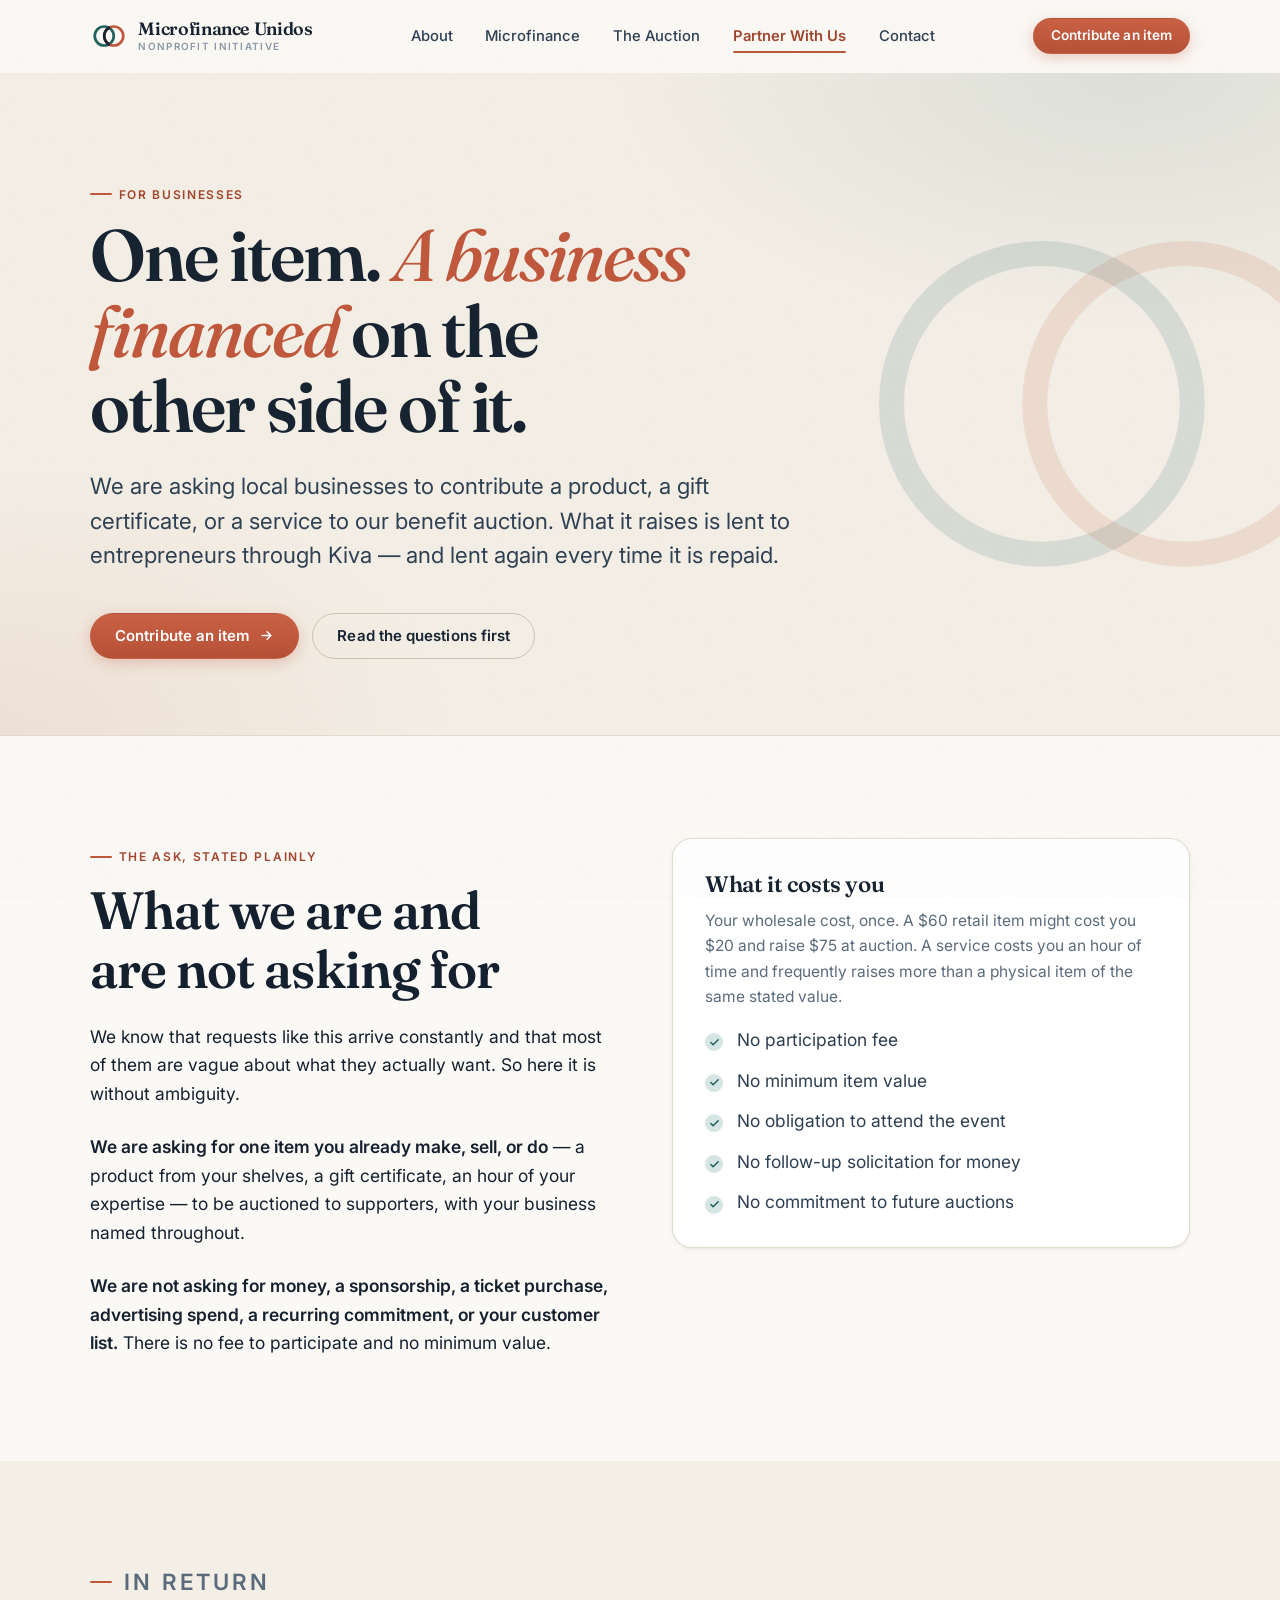
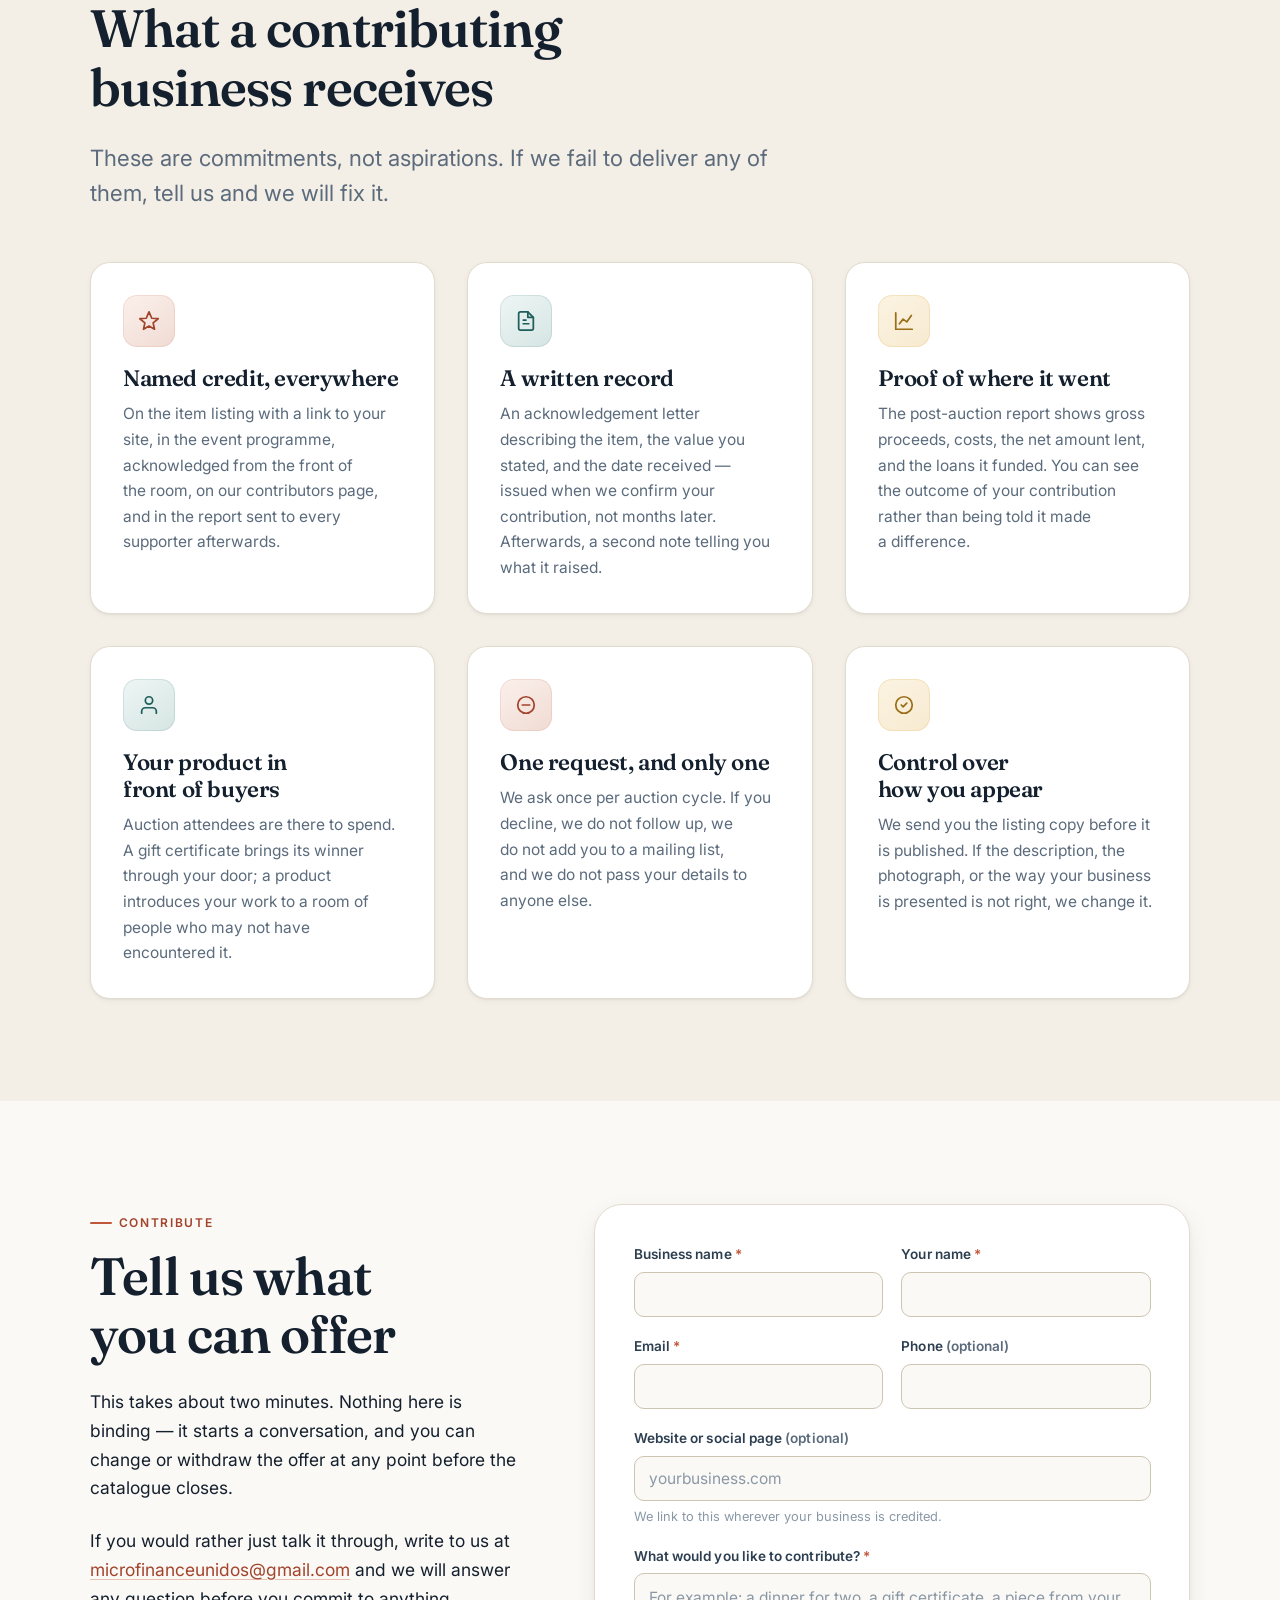
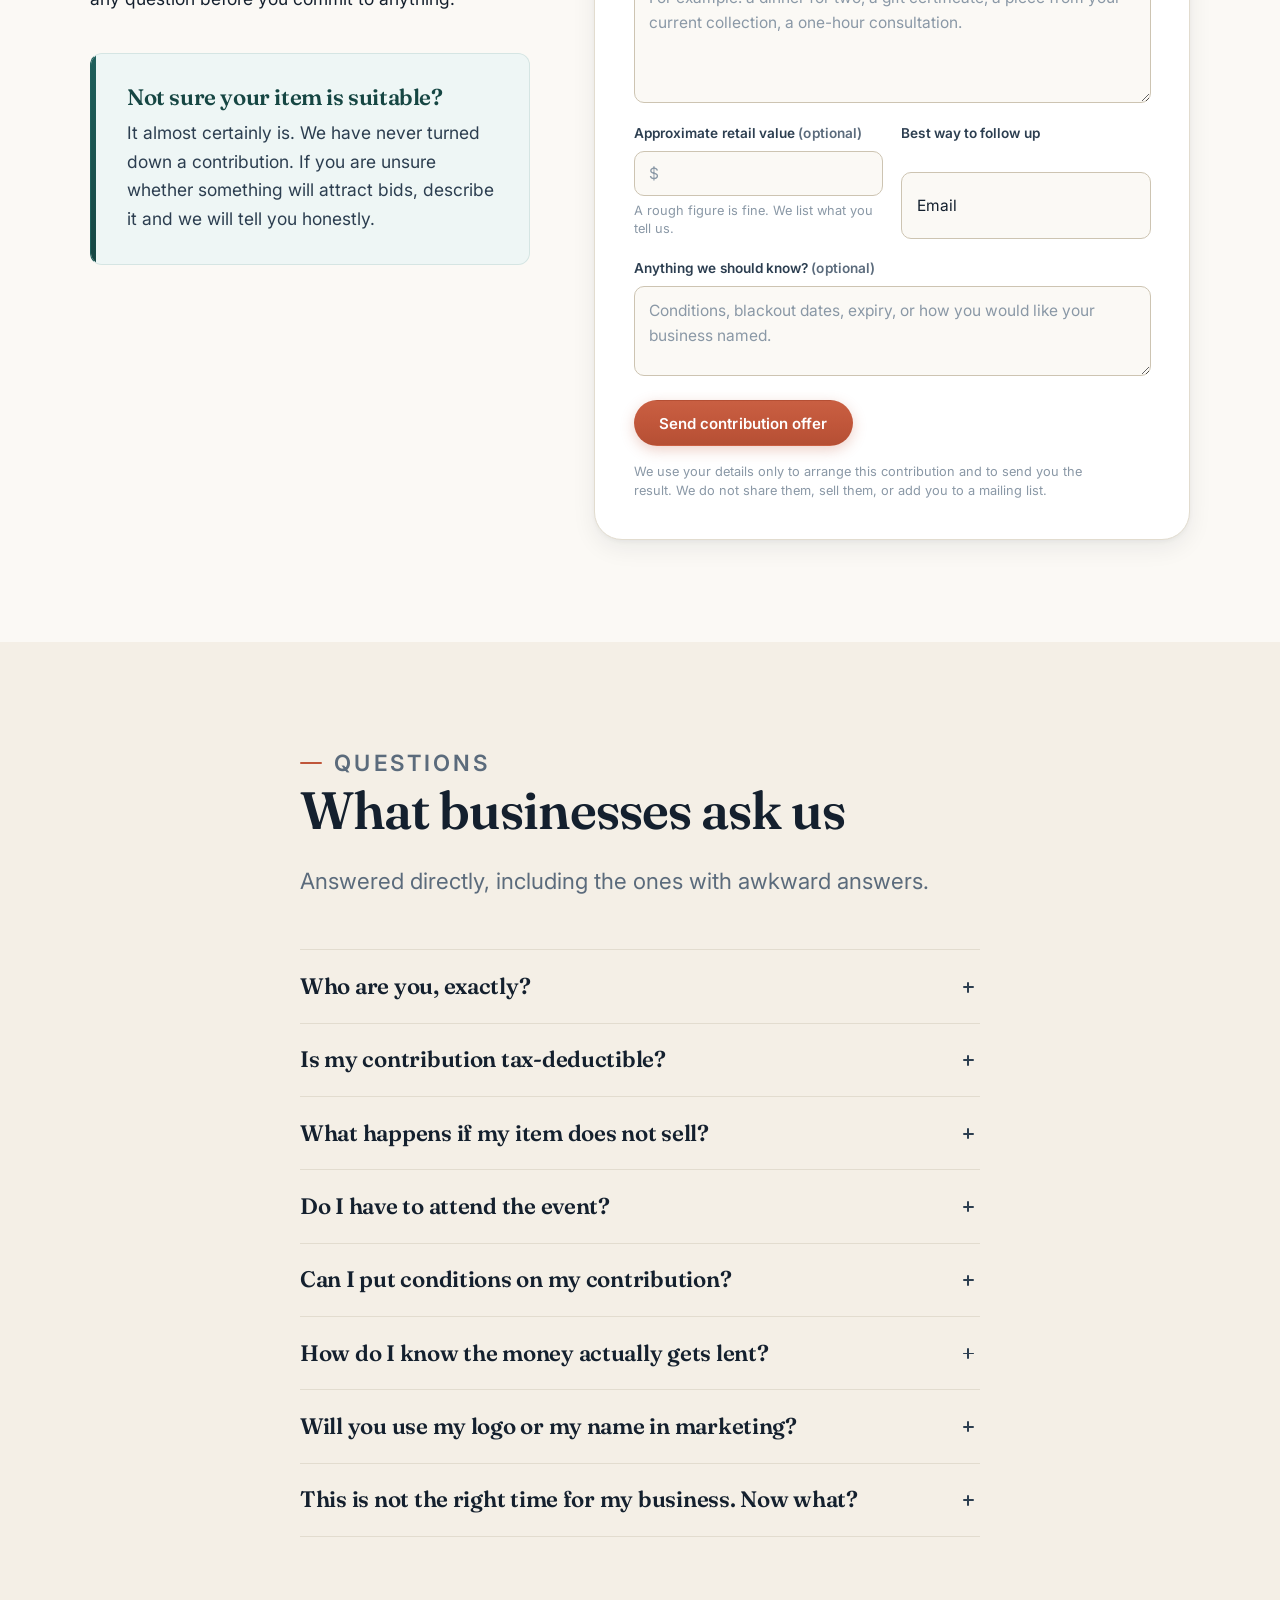
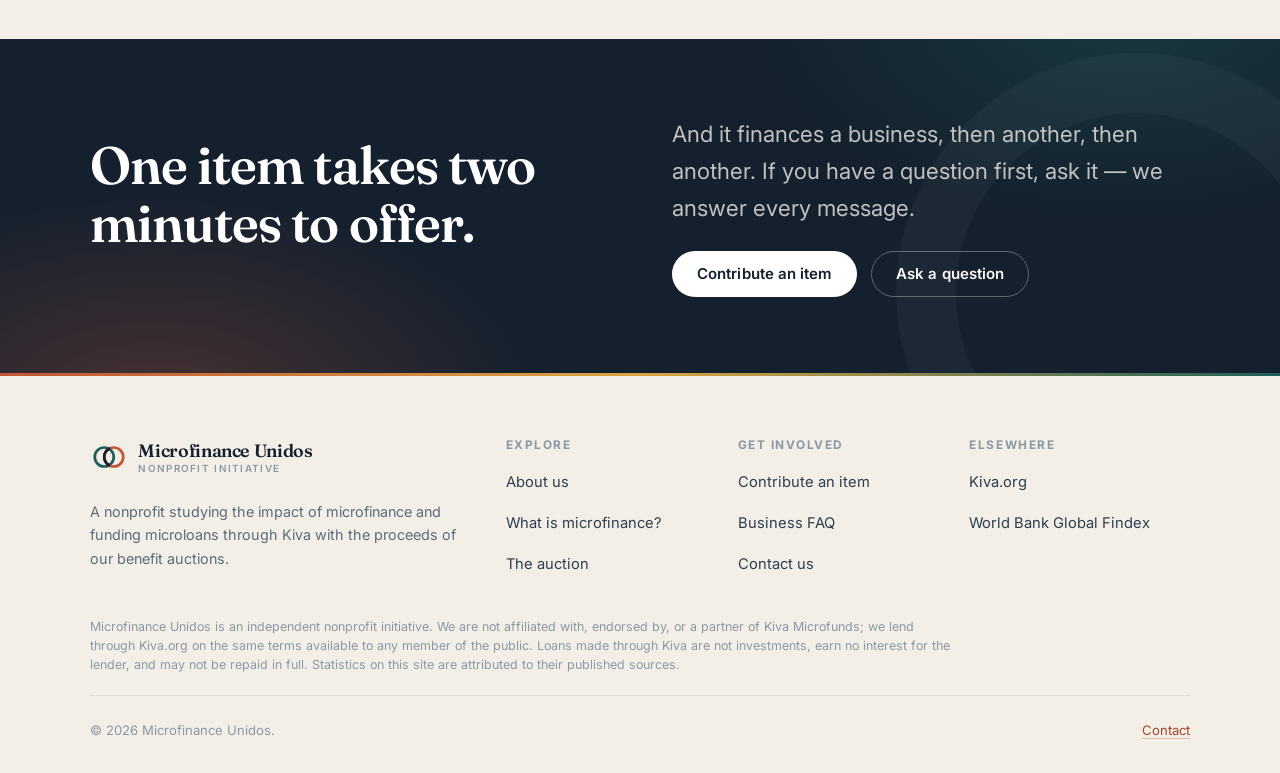
<file: partner.html>
<!DOCTYPE html>
<html lang="en">
<head>
<meta charset="utf-8">
<meta name="viewport" content="width=device-width, initial-scale=1">
<title>Partner With Us — Microfinance Unidos</title>
<meta name="description" content="Contribute a product, gift certificate, or service to our benefit auction. No cost, no fee, full credit, and a written record of exactly what your contribution raised.">
<link rel="icon" href="assets/favicon.svg" type="image/svg+xml">
<meta property="og:title" content="Partner With Us — Microfinance Unidos">
<meta property="og:description" content="What we ask, what you get, and every question businesses tend to have — answered directly.">
<meta property="og:type" content="website">
<link rel="preconnect" href="https://fonts.googleapis.com">
<link rel="preconnect" href="https://fonts.gstatic.com" crossorigin>
<link href="https://fonts.googleapis.com/css2?family=Fraunces:ital,opsz,wght@0,9..144,400;0,9..144,500;0,9..144,600;0,9..144,700;1,9..144,400;1,9..144,500;1,9..144,600&family=Inter:wght@400;500;600;700&display=swap" rel="stylesheet">
<link rel="stylesheet" href="css/styles.css">
<noscript><style>.reveal{opacity:1;transform:none}</style></noscript>
</head>
<body>
<a class="skip-link" href="#main">Skip to content</a>

<header class="site-header">
  <div class="container">
    <nav class="nav" aria-label="Main navigation">
      <a class="brand" href="index.html">
        <svg class="brand__mark" viewBox="0 0 48 48" aria-hidden="true" focusable="false">
          <circle cx="18" cy="24" r="12" fill="none" stroke="#1f5f5b" stroke-width="3.4"/>
          <circle cx="30" cy="24" r="12" fill="none" stroke="#c0563a" stroke-width="3.4"/>
          <path d="M24 13.6a12 12 0 0 0 0 20.8" fill="none" stroke="#14202e" stroke-width="3.4" stroke-linecap="round"/>
        </svg>
        <span class="brand__text">
          <span class="brand__name">Microfinance Unidos</span>
          <span class="brand__tag">Nonprofit Initiative</span>
        </span>
      </a>
      <ul class="nav__links" id="nav-links">
        <li><a class="nav__link" href="about.html">About</a></li>
        <li><a class="nav__link" href="microfinance.html">Microfinance</a></li>
        <li><a class="nav__link" href="auction.html">The Auction</a></li>
        <li><a class="nav__link" href="partner.html">Partner With Us</a></li>
        <li><a class="nav__link" href="contact.html">Contact</a></li>
        <li class="nav__cta"><a class="btn btn-primary" href="#contribute">Contribute an item</a></li>
      </ul>
      <div class="nav__actions">
        <a class="btn btn-primary btn-sm" href="#contribute">Contribute an item</a>
        <button class="nav__toggle" type="button" aria-expanded="false" aria-controls="nav-links" aria-label="Open menu"><span></span></button>
      </div>
    </nav>
  </div>
</header>

<main id="main">

  <section class="page-hero">
    <div class="container">
      <p class="eyebrow">For businesses</p>
      <h1>One item. <em>A business financed</em> on the other side of it.</h1>
      <p class="lede">
        We are asking local businesses to contribute a product, a gift certificate, or a service to our benefit
        auction. What it raises is lent to entrepreneurs through Kiva — and lent again every time it is repaid.
      </p>
      <div class="btn-row mt-lg">
        <a class="btn btn-primary" href="#contribute">
          Contribute an item
          <svg width="15" height="15" viewBox="0 0 24 24" fill="none" stroke="currentColor" stroke-width="2.4" stroke-linecap="round" stroke-linejoin="round" aria-hidden="true"><path d="M5 12h14M13 6l6 6-6 6"/></svg>
        </a>
        <a class="btn btn-secondary" href="#faq">Read the questions first</a>
      </div>
    </div>
  </section>

  <!-- ================= THE ASK ================= -->
  <section class="section">
    <div class="container">
      <div class="split split--top">
        <div class="reveal">
          <p class="eyebrow">The ask, stated plainly</p>
          <h2>What we are and are not asking for</h2>
          <p>
            We know that requests like this arrive constantly and that most of them are vague about what they
            actually want. So here it is without ambiguity.
          </p>
          <p><strong>We are asking for one item you already make, sell, or do</strong> — a product from your
            shelves, a gift certificate, an hour of your expertise — to be auctioned to supporters, with your
            business named throughout.</p>
          <p><strong>We are not asking for money, a sponsorship, a ticket purchase, advertising spend, a
            recurring commitment, or your customer list.</strong> There is no fee to participate and no
            minimum value.</p>
        </div>

        <div class="reveal reveal-1">
          <div class="card">
            <h3>What it costs you</h3>
            <p style="margin-bottom:1rem">
              Your wholesale cost, once. A $60 retail item might cost you $20 and raise $75 at auction. A
              service costs you an hour of time and frequently raises more than a physical item of the same
              stated value.
            </p>
            <ul class="check-list" style="margin-bottom:0">
              <li>No participation fee</li>
              <li>No minimum item value</li>
              <li>No obligation to attend the event</li>
              <li>No follow-up solicitation for money</li>
              <li>No commitment to future auctions</li>
            </ul>
          </div>
        </div>
      </div>
    </div>
  </section>

  <!-- ================= WHAT YOU GET ================= -->
  <section class="section section--paper">
    <div class="container">
      <div class="section-head reveal">
        <p class="eyebrow">In return</p>
        <h2>What a contributing business receives</h2>
        <p>These are commitments, not aspirations. If we fail to deliver any of them, tell us and we will fix it.</p>
      </div>

      <div class="grid grid-3">
        <article class="card card--hover reveal">
          <div class="card__icon">
            <svg width="22" height="22" viewBox="0 0 24 24" fill="none" stroke="currentColor" stroke-width="1.9" stroke-linecap="round" stroke-linejoin="round" aria-hidden="true"><path d="M12 2 15 9l7 .5-5.5 4.5L18 21l-6-3.5L6 21l1.5-7L2 9.5 9 9z"/></svg>
          </div>
          <h3>Named credit, everywhere</h3>
          <p>
            On the item listing with a link to your site, in the event programme, acknowledged from the front of
            the room, on our contributors page, and in the report sent to every supporter afterwards.
          </p>
        </article>

        <article class="card card--hover reveal reveal-1">
          <div class="card__icon card__icon--pine">
            <svg width="22" height="22" viewBox="0 0 24 24" fill="none" stroke="currentColor" stroke-width="1.9" stroke-linecap="round" stroke-linejoin="round" aria-hidden="true"><path d="M14 2H6a2 2 0 0 0-2 2v16a2 2 0 0 0 2 2h12a2 2 0 0 0 2-2V8z"/><path d="M14 2v6h6"/><path d="M9 15h6"/><path d="M9 11h3"/></svg>
          </div>
          <h3>A written record</h3>
          <p>
            An acknowledgement letter describing the item, the value you stated, and the date received — issued
            when we confirm your contribution, not months later. Afterwards, a second note telling you what it
            raised.
          </p>
        </article>

        <article class="card card--hover reveal reveal-2">
          <div class="card__icon card__icon--sand">
            <svg width="22" height="22" viewBox="0 0 24 24" fill="none" stroke="currentColor" stroke-width="1.9" stroke-linecap="round" stroke-linejoin="round" aria-hidden="true"><path d="M3 3v18h18"/><path d="m7 15 4-5 4 3 5-7"/></svg>
          </div>
          <h3>Proof of where it went</h3>
          <p>
            The post-auction report shows gross proceeds, costs, the net amount lent, and the loans it funded.
            You can see the outcome of your contribution rather than being told it made a difference.
          </p>
        </article>

        <article class="card card--hover reveal">
          <div class="card__icon card__icon--pine">
            <svg width="22" height="22" viewBox="0 0 24 24" fill="none" stroke="currentColor" stroke-width="1.9" stroke-linecap="round" stroke-linejoin="round" aria-hidden="true"><path d="M20 21v-2a4 4 0 0 0-4-4H8a4 4 0 0 0-4 4v2"/><circle cx="12" cy="7" r="4"/></svg>
          </div>
          <h3>Your product in front of buyers</h3>
          <p>
            Auction attendees are there to spend. A gift certificate brings its winner through your door; a
            product introduces your work to a room of people who may not have encountered it.
          </p>
        </article>

        <article class="card card--hover reveal reveal-1">
          <div class="card__icon">
            <svg width="22" height="22" viewBox="0 0 24 24" fill="none" stroke="currentColor" stroke-width="1.9" stroke-linecap="round" stroke-linejoin="round" aria-hidden="true"><circle cx="12" cy="12" r="9"/><path d="M8 12h8"/></svg>
          </div>
          <h3>One request, and only one</h3>
          <p>
            We ask once per auction cycle. If you decline, we do not follow up, we do not add you to a mailing
            list, and we do not pass your details to anyone else.
          </p>
        </article>

        <article class="card card--hover reveal reveal-2">
          <div class="card__icon card__icon--sand">
            <svg width="22" height="22" viewBox="0 0 24 24" fill="none" stroke="currentColor" stroke-width="1.9" stroke-linecap="round" stroke-linejoin="round" aria-hidden="true"><path d="M9 12l2 2 4-4"/><path d="M21 12a9 9 0 1 1-18 0 9 9 0 0 1 18 0z"/></svg>
          </div>
          <h3>Control over how you appear</h3>
          <p>
            We send you the listing copy before it is published. If the description, the photograph, or the way
            your business is presented is not right, we change it.
          </p>
        </article>
      </div>
    </div>
  </section>

  <!-- ================= FORM ================= -->
  <section class="section" id="contribute">
    <div class="container">
      <div class="split split--wide-right split--top">
        <div class="reveal">
          <p class="eyebrow">Contribute</p>
          <h2>Tell us what you can offer</h2>
          <p>
            This takes about two minutes. Nothing here is binding — it starts a conversation, and you can change
            or withdraw the offer at any point before the catalogue closes.
          </p>
          <p>
            If you would rather just talk it through, write to us at
            <a href="mailto:microfinanceunidos@gmail.com">microfinanceunidos@gmail.com</a>
            and we will answer any question before you commit to anything.
          </p>

          <div class="callout mt-lg">
            <h3>Not sure your item is suitable?</h3>
            <p>
              It almost certainly is. We have never turned down a contribution. If you are unsure whether
              something will attract bids, describe it and we will tell you honestly.
            </p>
          </div>
        </div>

        <div class="reveal reveal-1">
          <div class="panel panel--flat">
            <!--
              FORM: posts to Formspree (https://formspree.io/f/mjykplvw) in the
              background via js/main.js. Submissions arrive at microfinanceunidos@gmail.com.
              If `action` is emptied, it falls back to opening the visitor's email client.
            -->
            <form class="form" data-form
                  action="https://formspree.io/f/mjykplvw"
                  method="POST"
                  data-mailto="microfinanceunidos@gmail.com"
                  data-subject="Auction contribution offer">

              <input type="hidden" name="_subject" value="Auction contribution offer">

              <div class="form__row">
                <div class="field">
                  <label for="business">Business name <span class="req" aria-hidden="true">*</span></label>
                  <input type="text" id="business" name="business" required autocomplete="organization">
                </div>
                <div class="field">
                  <label for="name">Your name <span class="req" aria-hidden="true">*</span></label>
                  <input type="text" id="name" name="name" required autocomplete="name">
                </div>
              </div>

              <div class="form__row">
                <div class="field">
                  <label for="email">Email <span class="req" aria-hidden="true">*</span></label>
                  <input type="email" id="email" name="email" required autocomplete="email">
                </div>
                <div class="field">
                  <label for="phone">Phone <span class="muted">(optional)</span></label>
                  <input type="tel" id="phone" name="phone" autocomplete="tel">
                </div>
              </div>

              <div class="field">
                <label for="website-url">Website or social page <span class="muted">(optional)</span></label>
                <input type="text" id="website-url" name="website_url" placeholder="yourbusiness.com" autocomplete="url">
                <p class="field__hint">We link to this wherever your business is credited.</p>
              </div>

              <div class="field">
                <label for="item">What would you like to contribute? <span class="req" aria-hidden="true">*</span></label>
                <textarea id="item" name="item" required placeholder="For example: a dinner for two, a gift certificate, a piece from your current collection, a one-hour consultation."></textarea>
              </div>

              <div class="form__row">
                <div class="field">
                  <label for="value">Approximate retail value <span class="muted">(optional)</span></label>
                  <input type="text" id="value" name="approximate_value" placeholder="$">
                  <p class="field__hint">A rough figure is fine. We list what you tell us.</p>
                </div>
                <div class="field">
                  <label for="contact-pref">Best way to follow up</label>
                  <select id="contact-pref" name="contact_preference">
                    <option value="Email">Email</option>
                    <option value="Phone">Phone call</option>
                    <option value="In person">In person, at the business</option>
                  </select>
                </div>
              </div>

              <div class="field">
                <label for="notes">Anything we should know? <span class="muted">(optional)</span></label>
                <textarea id="notes" name="notes" style="min-height:90px" placeholder="Conditions, blackout dates, expiry, or how you would like your business named."></textarea>
              </div>

              <!-- Honeypot: hidden from people, tempting to bots -->
              <div class="hp-field" aria-hidden="true">
                <label for="website">Leave this field empty</label>
                <input type="text" id="website" name="website" tabindex="-1" autocomplete="off">
              </div>

              <div class="form__status" role="status" aria-live="polite"></div>

              <div class="form__footer">
                <button class="btn btn-primary" type="submit" data-label="Send contribution offer">Send contribution offer</button>
                <p class="form__privacy">
                  We use your details only to arrange this contribution and to send you the result. We do not
                  share them, sell them, or add you to a mailing list.
                </p>
              </div>
            </form>
          </div>
        </div>
      </div>
    </div>
  </section>

  <!-- ================= FAQ ================= -->
  <section class="section section--paper" id="faq">
    <div class="container container--narrow">
      <div class="section-head reveal">
        <p class="eyebrow">Questions</p>
        <h2>What businesses ask us</h2>
        <p>Answered directly, including the ones with awkward answers.</p>
      </div>

      <div class="accordion reveal reveal-1">

        <div class="accordion__item">
          <h3 style="margin:0">
            <button class="accordion__trigger" type="button" aria-expanded="false" aria-controls="f1" id="f1-btn">
              Who are you, exactly?
              <span class="accordion__icon" aria-hidden="true"></span>
            </button>
          </h3>
          <div class="accordion__panel" id="f1" role="region" aria-labelledby="f1-btn">
            <div class="accordion__inner">
              <p>
                Microfinance Unidos is a nonprofit initiative founded in 2026. We study the impact of
                microfinance and fund microloans through <a href="https://www.kiva.org" target="_blank" rel="noopener">Kiva.org</a>
                using the proceeds of benefit auctions. We are run entirely by volunteers and nobody draws a
                salary from it.
              </p>
              <p>
                We are new, and we would rather say so than imply a track record we do not yet have. What we
                can offer instead is complete transparency about what we do with what we are given — see
                <a href="about.html">how we work</a> for the specifics.
              </p>
            </div>
          </div>
        </div>

        <div class="accordion__item">
          <h3 style="margin:0">
            <button class="accordion__trigger" type="button" aria-expanded="false" aria-controls="f2" id="f2-btn">
              Is my contribution tax-deductible?
              <span class="accordion__icon" aria-hidden="true"></span>
            </button>
          </h3>
          <div class="accordion__panel" id="f2" role="region" aria-labelledby="f2-btn">
            <div class="accordion__inner">
              <!--
                ONCE YOU HAVE 501(c)(3) DETERMINATION, replace the answer below with your
                status and EIN. Until then, leave this as written — it is accurate and it
                does not make a claim you cannot yet support.
              -->
              <p>
                Every contributor receives a written acknowledgement recording the item, the value you stated,
                and the date we received it — the documentation your accountant will ask for.
              </p>
              <p>
                Whether a contribution is deductible, and on what basis, depends on our registration status and
                on your own circumstances. Rather than make a claim on a web page, we will tell you exactly
                where we stand in writing when we confirm your contribution. Please treat your own tax adviser
                as the authority on how to treat it.
              </p>
            </div>
          </div>
        </div>

        <div class="accordion__item">
          <h3 style="margin:0">
            <button class="accordion__trigger" type="button" aria-expanded="false" aria-controls="f3" id="f3-btn">
              What happens if my item does not sell?
              <span class="accordion__icon" aria-hidden="true"></span>
            </button>
          </h3>
          <div class="accordion__panel" id="f3" role="region" aria-labelledby="f3-btn">
            <div class="accordion__inner">
              <p>
                Unsold physical items are returned to you at our expense, or held for the next auction if you
                prefer — your choice, and we ask before doing either. Unredeemed gift certificates simply
                expire on whatever terms you set. You are never charged for an item that does not find a bidder.
              </p>
            </div>
          </div>
        </div>

        <div class="accordion__item">
          <h3 style="margin:0">
            <button class="accordion__trigger" type="button" aria-expanded="false" aria-controls="f4" id="f4-btn">
              Do I have to attend the event?
              <span class="accordion__icon" aria-hidden="true"></span>
            </button>
          </h3>
          <div class="accordion__panel" id="f4" role="region" aria-labelledby="f4-btn">
            <div class="accordion__inner">
              <p>
                No. You are warmly invited and there is no charge if you come, but plenty of contributors never
                attend and are credited exactly the same way. You will receive the result either way.
              </p>
            </div>
          </div>
        </div>

        <div class="accordion__item">
          <h3 style="margin:0">
            <button class="accordion__trigger" type="button" aria-expanded="false" aria-controls="f5" id="f5-btn">
              Can I put conditions on my contribution?
              <span class="accordion__icon" aria-hidden="true"></span>
            </button>
          </h3>
          <div class="accordion__panel" id="f5" role="region" aria-labelledby="f5-btn">
            <div class="accordion__inner">
              <p>
                Yes, and most contributors do. Blackout dates, expiry dates, a reservation requirement, an
                exclusion on certain products, a minimum bid below which you would rather it not sell — all
                normal. We print your conditions on the listing and honour them exactly.
              </p>
            </div>
          </div>
        </div>

        <div class="accordion__item">
          <h3 style="margin:0">
            <button class="accordion__trigger" type="button" aria-expanded="false" aria-controls="f6" id="f6-btn">
              How do I know the money actually gets lent?
              <span class="accordion__icon" aria-hidden="true"></span>
            </button>
          </h3>
          <div class="accordion__panel" id="f6" role="region" aria-labelledby="f6-btn">
            <div class="accordion__inner">
              <p>
                After each auction we publish gross proceeds, the direct costs of running it, the net amount
                lent, and the loans that money funded — including the countries and sectors. Contributors
                receive that report directly. Loans that are not repaid are reported as losses rather than
                omitted.
              </p>
              <p>
                Lending happens through Kiva, whose loan records are public. Anyone who wants to check our
                figures against the platform is welcome to.
              </p>
            </div>
          </div>
        </div>

        <div class="accordion__item">
          <h3 style="margin:0">
            <button class="accordion__trigger" type="button" aria-expanded="false" aria-controls="f7" id="f7-btn">
              Will you use my logo or my name in marketing?
              <span class="accordion__icon" aria-hidden="true"></span>
            </button>
          </h3>
          <div class="accordion__panel" id="f7" role="region" aria-labelledby="f7-btn">
            <div class="accordion__inner">
              <p>
                Only as you agree. By default we credit you by business name with a link to your website. If you
                would like us to use your logo, send it. If you would prefer no public credit at all, we will
                list the item as contributed anonymously. We send you the listing before it is published either
                way.
              </p>
            </div>
          </div>
        </div>

        <div class="accordion__item">
          <h3 style="margin:0">
            <button class="accordion__trigger" type="button" aria-expanded="false" aria-controls="f8" id="f8-btn">
              This is not the right time for my business. Now what?
              <span class="accordion__icon" aria-hidden="true"></span>
            </button>
          </h3>
          <div class="accordion__panel" id="f8" role="region" aria-labelledby="f8-btn">
            <div class="accordion__inner">
              <p>
                Then nothing at all happens. A simple no is a complete answer and we will not ask again this
                cycle, add you to a list, or pass your details on. Running a business is hard and there are
                seasons when giving inventory away is not sensible.
              </p>
              <p>
                If you would like us to check back at a better time, say when and we will make a note of it.
              </p>
            </div>
          </div>
        </div>

      </div>
    </div>
  </section>

  <section class="section section--tight cta-band">
    <div class="container">
      <div class="split">
        <div>
          <h2>One item takes two minutes to offer.</h2>
        </div>
        <div>
          <p>
            And it finances a business, then another, then another. If you have a question first, ask it — we
            answer every message.
          </p>
          <div class="btn-row">
            <a class="btn btn-light" href="#contribute">Contribute an item</a>
            <a class="btn btn-ghost-light" href="contact.html">Ask a question</a>
          </div>
        </div>
      </div>
    </div>
  </section>

</main>

<footer class="site-footer">
  <div class="container">
    <div class="footer__grid">
      <div class="footer__about">
        <a class="brand" href="index.html">
          <svg class="brand__mark" viewBox="0 0 48 48" aria-hidden="true" focusable="false">
            <circle cx="18" cy="24" r="12" fill="none" stroke="#1f5f5b" stroke-width="3.4"/>
            <circle cx="30" cy="24" r="12" fill="none" stroke="#c0563a" stroke-width="3.4"/>
            <path d="M24 13.6a12 12 0 0 0 0 20.8" fill="none" stroke="#14202e" stroke-width="3.4" stroke-linecap="round"/>
          </svg>
          <span class="brand__text">
            <span class="brand__name">Microfinance Unidos</span>
            <span class="brand__tag">Nonprofit Initiative</span>
          </span>
        </a>
        <p>
          A nonprofit studying the impact of microfinance and funding microloans through Kiva with the proceeds
          of our benefit auctions.
        </p>
      </div>

      <div>
        <h4>Explore</h4>
        <ul class="footer__links">
          <li><a href="about.html">About us</a></li>
          <li><a href="microfinance.html">What is microfinance?</a></li>
          <li><a href="auction.html">The auction</a></li>
        </ul>
      </div>

      <div>
        <h4>Get involved</h4>
        <ul class="footer__links">
          <li><a href="partner.html">Contribute an item</a></li>
          <li><a href="partner.html#faq">Business FAQ</a></li>
          <li><a href="contact.html">Contact us</a></li>
        </ul>
      </div>

      <div>
        <h4>Elsewhere</h4>
        <ul class="footer__links">
          <li><a href="https://www.kiva.org" target="_blank" rel="noopener">Kiva.org</a></li>
          <li><a href="https://www.worldbank.org/en/publication/globalfindex" target="_blank" rel="noopener">World Bank Global Findex</a></li>
        </ul>
      </div>
    </div>

    <p class="footer__disclaimer">
      Microfinance Unidos is an independent nonprofit initiative. We are not affiliated with, endorsed by, or a
      partner of Kiva Microfunds; we lend through Kiva.org on the same terms available to any member of the
      public. Loans made through Kiva are not investments, earn no interest for the lender, and may not be
      repaid in full. Statistics on this site are attributed to their published sources.
    </p>

    <div class="footer__bottom">
      <p>&copy; <span data-year>2026</span> Microfinance Unidos.</p>
      <p><a href="contact.html">Contact</a></p>
    </div>
  </div>
</footer>

<script src="js/main.js"></script>
</body>
</html>
</file>
<file: css/styles.css>
/* ==========================================================================
   Microfinance Unidos — Design System
   ========================================================================== */

/* --------------------------------------------------------------------------
   1. Tokens
   -------------------------------------------------------------------------- */
:root {
  /* Brand palette */
  --ink:            #14202e;
  --ink-soft:       #2c3e50;
  --ink-muted:      #5b6b7c;
  --ink-faint:      #8a98a6;

  --paper:          #fbf9f5;
  --paper-warm:     #f4efe6;
  --paper-deep:     #ece5d8;
  --white:          #ffffff;

  --clay:           #c0563a;   /* primary accent */
  --clay-deep:      #a2432b;
  --clay-soft:      #f0dbd3;
  --clay-tint:      #fbf0ec;

  --pine:           #1f5f5b;   /* secondary accent */
  --pine-deep:      #164643;
  --pine-soft:      #d5e5e3;
  --pine-tint:      #eef6f5;

  --sand:           #d9a441;
  --sand-soft:      #f7ead0;

  --line:           #e2dccf;
  --line-strong:    #cdc4b2;

  /* Typography */
  --font-display: "Fraunces", "Iowan Old Style", "Palatino Linotype", Georgia, serif;
  --font-body:    "Inter", -apple-system, BlinkMacSystemFont, "Segoe UI", Roboto, Helvetica, Arial, sans-serif;

  --step--1: clamp(0.82rem, 0.79rem + 0.14vw, 0.9rem);
  --step-0:  clamp(1rem, 0.96rem + 0.2vw, 1.09rem);
  --step-1:  clamp(1.18rem, 1.1rem + 0.38vw, 1.4rem);
  --step-2:  clamp(1.42rem, 1.28rem + 0.68vw, 1.85rem);
  --step-3:  clamp(1.7rem, 1.45rem + 1.2vw, 2.45rem);
  --step-4:  clamp(2.05rem, 1.6rem + 2.1vw, 3.3rem);
  --step-5:  clamp(2.45rem, 1.7rem + 3.4vw, 4.4rem);

  /* Space */
  --space-xs:  0.5rem;
  --space-sm:  0.875rem;
  --space-md:  1.5rem;
  --space-lg:  2.5rem;
  --space-xl:  4rem;
  --space-2xl: 6rem;
  --space-3xl: 8.5rem;

  /* Structure */
  --container: 1180px;
  --container-narrow: 760px;
  --radius-sm: 6px;
  --radius:    12px;
  --radius-lg: 20px;
  --radius-xl: 28px;

  --shadow-sm: 0 1px 2px rgba(20, 32, 46, 0.05), 0 2px 6px rgba(20, 32, 46, 0.04);
  --shadow:    0 2px 4px rgba(20, 32, 46, 0.04), 0 8px 24px rgba(20, 32, 46, 0.07);
  --shadow-lg: 0 4px 8px rgba(20, 32, 46, 0.04), 0 18px 48px rgba(20, 32, 46, 0.10);

  --header-h: 72px;
  --ease: cubic-bezier(0.22, 0.61, 0.36, 1);
}

/* --------------------------------------------------------------------------
   2. Reset & base
   -------------------------------------------------------------------------- */
*, *::before, *::after { box-sizing: border-box; }

html {
  -webkit-text-size-adjust: 100%;
  scroll-behavior: smooth;
  scroll-padding-top: calc(var(--header-h) + 24px);
}

body {
  margin: 0;
  background: var(--paper);
  color: var(--ink);
  font-family: var(--font-body);
  font-size: var(--step-0);
  line-height: 1.65;
  -webkit-font-smoothing: antialiased;
  -moz-osx-font-smoothing: grayscale;
  overflow-x: hidden;
}

body.nav-open { overflow: hidden; }

img, svg, video { max-width: 100%; height: auto; display: block; }

h1, h2, h3, h4 {
  font-family: var(--font-display);
  font-weight: 600;
  line-height: 1.12;
  letter-spacing: -0.018em;
  color: var(--ink);
  margin: 0 0 var(--space-md);
  text-wrap: balance;
}

h1 { font-size: var(--step-5); }
h2 { font-size: var(--step-4); }
h3 { font-size: var(--step-2); line-height: 1.2; }
h4 { font-size: var(--step-1); line-height: 1.3; }

p { margin: 0 0 var(--space-md); text-wrap: pretty; }
p:last-child { margin-bottom: 0; }

a {
  color: var(--clay-deep);
  text-decoration-color: rgba(192, 86, 58, 0.35);
  text-underline-offset: 3px;
  transition: color 0.18s var(--ease);
}
a:hover { color: var(--clay); text-decoration-color: currentColor; }

ul, ol { margin: 0 0 var(--space-md); padding-left: 1.25em; }
li { margin-bottom: 0.5em; }
li:last-child { margin-bottom: 0; }

strong { font-weight: 600; color: var(--ink); }

hr { border: 0; border-top: 1px solid var(--line); margin: var(--space-xl) 0; }

:focus-visible {
  outline: 2.5px solid var(--clay);
  outline-offset: 3px;
  border-radius: 3px;
}

::selection { background: var(--clay-soft); color: var(--ink); }

.skip-link {
  position: absolute; left: 12px; top: -100px; z-index: 200;
  background: var(--ink); color: var(--white);
  padding: 0.7rem 1.1rem; border-radius: var(--radius-sm);
  font-size: var(--step--1); font-weight: 600; text-decoration: none;
  transition: top 0.2s var(--ease);
}
.skip-link:focus { top: 12px; color: var(--white); }

/* --------------------------------------------------------------------------
   3. Layout
   -------------------------------------------------------------------------- */
.container {
  width: 100%;
  max-width: var(--container);
  margin-inline: auto;
  padding-inline: clamp(1.25rem, 4vw, 2.5rem);
}
.container--narrow { max-width: var(--container-narrow); }

.section { padding-block: clamp(3.5rem, 8vw, var(--space-3xl)); }
.section--tight { padding-block: clamp(2.75rem, 6vw, var(--space-2xl)); }
.section--paper { background: var(--paper-warm); }
.section--ink { background: var(--ink); color: var(--paper); }
.section--ink h2, .section--ink h3, .section--ink h4 { color: var(--white); }
.section--pine { background: var(--pine-tint); }

.section-head { max-width: 46rem; margin-bottom: clamp(2rem, 4vw, 3.25rem); }
.section-head--center { margin-inline: auto; text-align: center; }
.section-head p { color: var(--ink-muted); font-size: var(--step-1); line-height: 1.55; margin-bottom: 0; }
.section--ink .section-head p { color: rgba(251, 249, 245, 0.72); }

.eyebrow {
  display: inline-flex; align-items: center; gap: 0.55em;
  font-family: var(--font-body);
  font-size: 0.75rem; font-weight: 600; letter-spacing: 0.14em; text-transform: uppercase;
  color: var(--clay-deep);
  margin-bottom: var(--space-sm);
}
.eyebrow::before {
  content: ""; width: 22px; height: 2px; background: var(--clay); border-radius: 2px; flex: none;
}
.eyebrow--center { justify-content: center; }
.section--ink .eyebrow { color: var(--sand); }
.section--ink .eyebrow::before { background: var(--sand); }

.lede { font-size: var(--step-1); line-height: 1.55; color: var(--ink-soft); }

.grid { display: grid; gap: clamp(1.25rem, 2.5vw, 2rem); }
.grid-2 { grid-template-columns: repeat(auto-fit, minmax(300px, 1fr)); }
.grid-3 { grid-template-columns: repeat(auto-fit, minmax(280px, 1fr)); }
.grid-4 { grid-template-columns: repeat(auto-fit, minmax(215px, 1fr)); }

.split {
  display: grid;
  grid-template-columns: 1fr;
  gap: clamp(2rem, 5vw, 4.5rem);
  align-items: center;
}
@media (min-width: 880px) {
  .split { grid-template-columns: 1fr 1fr; }
  .split--wide-left { grid-template-columns: 1.15fr 0.85fr; }
  .split--wide-right { grid-template-columns: 0.85fr 1.15fr; }
  .split--top { align-items: start; }
}

/* --------------------------------------------------------------------------
   4. Buttons
   -------------------------------------------------------------------------- */
.btn {
  display: inline-flex; align-items: center; justify-content: center; gap: 0.55em;
  font-family: var(--font-body);
  font-size: 0.94rem; font-weight: 600; letter-spacing: 0.005em;
  line-height: 1;
  padding: 0.95em 1.6em;
  border-radius: 100px;
  border: 1.5px solid transparent;
  text-decoration: none;
  cursor: pointer;
  transition: transform 0.18s var(--ease), background 0.18s var(--ease),
              border-color 0.18s var(--ease), color 0.18s var(--ease), box-shadow 0.18s var(--ease);
  white-space: nowrap;
}
.btn:hover { transform: translateY(-2px); }
.btn:active { transform: translateY(0); }

.btn-primary { background: var(--clay); color: var(--white); box-shadow: 0 4px 14px rgba(192, 86, 58, 0.28); }
.btn-primary:hover { background: var(--clay-deep); color: var(--white); box-shadow: 0 8px 22px rgba(192, 86, 58, 0.34); }

.btn-secondary { background: transparent; color: var(--ink); border-color: var(--line-strong); }
.btn-secondary:hover { background: var(--white); color: var(--ink); border-color: var(--ink); box-shadow: var(--shadow-sm); }

.btn-ink { background: var(--ink); color: var(--white); }
.btn-ink:hover { background: var(--ink-soft); color: var(--white); }

.btn-light { background: var(--white); color: var(--ink); }
.btn-light:hover { background: var(--paper-warm); color: var(--ink); }

.btn-ghost-light { background: transparent; color: var(--paper); border-color: rgba(251, 249, 245, 0.32); }
.btn-ghost-light:hover { background: rgba(251, 249, 245, 0.1); color: var(--white); border-color: rgba(251, 249, 245, 0.6); }

.btn-sm { font-size: 0.85rem; padding: 0.72em 1.25em; }

.btn-row { display: flex; flex-wrap: wrap; gap: 0.85rem; align-items: center; }
.btn-row--center { justify-content: center; }

.link-arrow {
  display: inline-flex; align-items: center; gap: 0.45em;
  font-weight: 600; font-size: 0.94rem; text-decoration: none;
  color: var(--clay-deep);
}
.link-arrow svg { transition: transform 0.2s var(--ease); flex: none; }
.link-arrow:hover svg { transform: translateX(4px); }
.section--ink .link-arrow { color: var(--sand); }

/* --------------------------------------------------------------------------
   5. Header & navigation
   -------------------------------------------------------------------------- */
.site-header {
  position: sticky; top: 0; z-index: 100;
  background: rgba(251, 249, 245, 0.88);
  backdrop-filter: saturate(180%) blur(14px);
  -webkit-backdrop-filter: saturate(180%) blur(14px);
  border-bottom: 1px solid transparent;
  transition: border-color 0.25s var(--ease), box-shadow 0.25s var(--ease), background 0.25s var(--ease);
}
.site-header.is-stuck { border-bottom-color: var(--line); box-shadow: 0 4px 20px rgba(20, 32, 46, 0.05); }

.nav {
  display: flex; align-items: center; justify-content: space-between; gap: var(--space-md);
  min-height: var(--header-h);
}

.brand {
  display: inline-flex; align-items: center; gap: 0.65rem;
  text-decoration: none; color: var(--ink);
  flex: none;
}
.brand:hover { color: var(--ink); }
.brand__mark { width: 38px; height: 38px; flex: none; }
.brand__text { display: flex; flex-direction: column; line-height: 1.05; }
.brand__name {
  font-family: var(--font-display); font-weight: 600; font-size: 1.12rem;
  letter-spacing: -0.02em; color: var(--ink);
}
.brand__tag {
  font-size: 0.62rem; font-weight: 600; letter-spacing: 0.13em; text-transform: uppercase;
  color: var(--ink-faint); margin-top: 2px;
}

.nav__links { display: flex; align-items: center; gap: 0.35rem; list-style: none; margin: 0; padding: 0; }
.nav__links li { margin: 0; }
.nav__link {
  display: block;
  padding: 0.5rem 0.85rem;
  font-size: 0.925rem; font-weight: 500;
  color: var(--ink-soft); text-decoration: none;
  border-radius: var(--radius-sm);
  transition: color 0.16s var(--ease), background 0.16s var(--ease);
}
.nav__link:hover { color: var(--ink); background: rgba(20, 32, 46, 0.045); }
.nav__link.is-active { color: var(--clay-deep); font-weight: 600; }

.nav__actions { display: flex; align-items: center; gap: 0.6rem; flex: none; }
.nav__cta { display: none; }

.nav__toggle {
  display: none;
  width: 42px; height: 42px;
  align-items: center; justify-content: center;
  background: transparent; border: 1px solid var(--line-strong);
  border-radius: var(--radius-sm); cursor: pointer;
  color: var(--ink);
}
.nav__toggle span {
  display: block; position: relative; width: 18px; height: 1.8px;
  background: currentColor; border-radius: 2px;
  transition: transform 0.25s var(--ease), background 0.15s var(--ease);
}
.nav__toggle span::before, .nav__toggle span::after {
  content: ""; position: absolute; left: 0; width: 18px; height: 1.8px;
  background: currentColor; border-radius: 2px;
  transition: transform 0.25s var(--ease), top 0.2s var(--ease);
}
.nav__toggle span::before { top: -6px; }
.nav__toggle span::after  { top: 6px; }
.nav__toggle[aria-expanded="true"] span { background: transparent; }
.nav__toggle[aria-expanded="true"] span::before { top: 0; transform: rotate(45deg); }
.nav__toggle[aria-expanded="true"] span::after  { top: 0; transform: rotate(-45deg); }

@media (max-width: 940px) {
  /* backdrop-filter makes an element a containing block for position:fixed
     descendants, which would collapse the full-screen menu panel below.
     Drop the blur here and paint the header solid instead. */
  .site-header {
    backdrop-filter: none;
    -webkit-backdrop-filter: none;
    background: var(--paper);
  }

  .nav__toggle { display: inline-flex; }
  .nav__actions > .btn { display: none; }
  .nav__links {
    position: fixed; inset: var(--header-h) 0 0 0;
    flex-direction: column; align-items: stretch; justify-content: flex-start;
    gap: 0;
    background: var(--paper);
    padding: var(--space-md) clamp(1.25rem, 4vw, 2.5rem) var(--space-xl);
    border-top: 1px solid var(--line);
    transform: translateY(-8px);
    opacity: 0; visibility: hidden; pointer-events: none;
    transition: opacity 0.22s var(--ease), transform 0.22s var(--ease), visibility 0.22s;
    overflow-y: auto;
  }
  .nav__links.is-open { opacity: 1; visibility: visible; pointer-events: auto; transform: translateY(0); }
  .nav__link {
    padding: 1rem 0.25rem;
    font-size: 1.15rem; font-family: var(--font-display); font-weight: 500;
    border-bottom: 1px solid var(--line);
    border-radius: 0;
  }
  .nav__cta { display: block; margin-top: var(--space-lg); }
  .nav__cta .btn { display: inline-flex; width: 100%; }
}

/* --------------------------------------------------------------------------
   6. Hero
   -------------------------------------------------------------------------- */
.hero {
  position: relative;
  padding-block: clamp(3rem, 7vw, 6rem) clamp(3.5rem, 8vw, 6.5rem);
  overflow: hidden;
}
.hero::before {
  content: "";
  position: absolute; inset: 0;
  background:
    radial-gradient(60rem 32rem at 82% -10%, rgba(31, 95, 91, 0.10), transparent 62%),
    radial-gradient(48rem 30rem at 8% 8%, rgba(192, 86, 58, 0.10), transparent 60%);
  pointer-events: none;
}
.hero > * { position: relative; }

.hero__grid {
  display: grid; grid-template-columns: 1fr; gap: clamp(2.5rem, 5vw, 4rem);
  align-items: center;
}
@media (min-width: 940px) {
  .hero__grid { grid-template-columns: 1.05fr 0.95fr; }
}

.hero h1 { margin-bottom: var(--space-md); }
.hero__lede {
  font-size: var(--step-1); line-height: 1.55; color: var(--ink-soft);
  max-width: 34rem; margin-bottom: var(--space-lg);
}
.hero__note {
  margin-top: var(--space-lg);
  padding-top: var(--space-md);
  border-top: 1px solid var(--line);
  font-size: var(--step--1); color: var(--ink-muted); max-width: 32rem;
}

/* Page hero (interior pages) */
.page-hero {
  position: relative;
  padding-block: clamp(2.75rem, 6vw, 5rem) clamp(2.25rem, 5vw, 3.75rem);
  background: var(--paper-warm);
  border-bottom: 1px solid var(--line);
  overflow: hidden;
}
.page-hero::before {
  content: "";
  position: absolute; inset: 0;
  background: radial-gradient(52rem 26rem at 88% 0%, rgba(31, 95, 91, 0.10), transparent 62%);
  pointer-events: none;
}
.page-hero > * { position: relative; }
.page-hero h1 { max-width: 20ch; }
.page-hero .lede { max-width: 44rem; margin-bottom: 0; }

/* --------------------------------------------------------------------------
   7. Cards & content blocks
   -------------------------------------------------------------------------- */
.card {
  background: var(--white);
  border: 1px solid var(--line);
  border-radius: var(--radius-lg);
  padding: clamp(1.5rem, 2.5vw, 2.1rem);
  box-shadow: var(--shadow-sm);
  transition: transform 0.25s var(--ease), box-shadow 0.25s var(--ease), border-color 0.25s var(--ease);
}
.card--hover:hover { transform: translateY(-4px); box-shadow: var(--shadow); border-color: var(--line-strong); }
.card h3 { margin-bottom: 0.6rem; font-size: var(--step-1); }
.card p { color: var(--ink-muted); margin-bottom: 0; font-size: 0.97rem; }
.card p + p { margin-top: 0.85rem; }

.card__icon {
  width: 46px; height: 46px; border-radius: 12px;
  display: grid; place-items: center;
  background: var(--clay-tint); color: var(--clay-deep);
  margin-bottom: 1.15rem;
}
.card__icon--pine { background: var(--pine-tint); color: var(--pine); }
.card__icon--sand { background: var(--sand-soft); color: #9a6f19; }

.card--dark {
  background: rgba(255, 255, 255, 0.045);
  border-color: rgba(255, 255, 255, 0.12);
  box-shadow: none;
}
.card--dark p { color: rgba(251, 249, 245, 0.7); }

/* Numbered steps */
.steps { counter-reset: step; list-style: none; padding: 0; margin: 0; display: grid; gap: 1.15rem; }
.step {
  display: grid; grid-template-columns: auto 1fr; gap: 1.15rem; align-items: start;
  padding-bottom: 1.15rem;
  border-bottom: 1px solid var(--line);
  margin: 0;
}
.step:last-child { border-bottom: 0; padding-bottom: 0; }
.step__num {
  counter-increment: step;
  width: 38px; height: 38px; flex: none;
  display: grid; place-items: center;
  border-radius: 50%;
  background: var(--ink); color: var(--white);
  font-family: var(--font-display); font-weight: 600; font-size: 0.95rem;
  line-height: 1;
}
.step__num::before { content: counter(step); }
.step h3, .step h4 { margin-bottom: 0.35rem; font-size: var(--step-1); }
.step p { color: var(--ink-muted); margin-bottom: 0; font-size: 0.97rem; }
.section--ink .step { border-bottom-color: rgba(255, 255, 255, 0.14); }
.section--ink .step__num { background: var(--sand); color: var(--ink); }
.section--ink .step p { color: rgba(251, 249, 245, 0.72); }

/* Stats */
.stats {
  display: grid;
  grid-template-columns: repeat(auto-fit, minmax(190px, 1fr));
  gap: clamp(1.25rem, 3vw, 2.25rem);
}
.stat__figure {
  font-family: var(--font-display); font-weight: 600;
  font-size: clamp(2.1rem, 1.5rem + 2.6vw, 3.1rem);
  line-height: 1; letter-spacing: -0.03em;
  color: var(--clay-deep);
  margin-bottom: 0.5rem;
}
.section--ink .stat__figure { color: var(--sand); }
.stat__label { font-size: 0.94rem; color: var(--ink-muted); line-height: 1.45; margin: 0; }
.section--ink .stat__label { color: rgba(251, 249, 245, 0.72); }
.stat--boxed {
  background: var(--white); border: 1px solid var(--line);
  border-radius: var(--radius); padding: 1.5rem 1.4rem;
}

.source-note {
  font-size: 0.78rem; color: var(--ink-faint); line-height: 1.5;
  margin-top: var(--space-lg); margin-bottom: 0;
}
.source-note a { color: inherit; text-decoration-color: rgba(138, 152, 166, 0.5); }
.source-note a:hover { color: var(--ink-muted); }
.section--ink .source-note { color: rgba(251, 249, 245, 0.45); }
.section--ink .source-note a { color: inherit; }

/* Callout */
.callout {
  background: var(--pine-tint);
  border: 1px solid var(--pine-soft);
  border-left: 4px solid var(--pine);
  border-radius: var(--radius);
  padding: clamp(1.25rem, 2.5vw, 1.85rem);
}
.callout h3, .callout h4 { color: var(--pine-deep); margin-bottom: 0.5rem; font-size: var(--step-1); }
.callout p { color: var(--ink-soft); margin-bottom: 0; }
.callout p + p { margin-top: 0.85rem; }
.callout--clay { background: var(--clay-tint); border-color: var(--clay-soft); border-left-color: var(--clay); }
.callout--clay h3, .callout--clay h4 { color: var(--clay-deep); }

/* Pull quote */
.pull-quote {
  margin: 0;
  padding-left: clamp(1.25rem, 3vw, 2rem);
  border-left: 3px solid var(--clay);
}
.pull-quote p {
  font-family: var(--font-display); font-size: var(--step-2);
  line-height: 1.32; letter-spacing: -0.015em; color: var(--ink);
  margin-bottom: 0.9rem;
}
.pull-quote footer {
  font-style: normal; font-size: 0.9rem; color: var(--ink-muted); font-weight: 500;
}
.section--ink .pull-quote p { color: var(--white); }
.section--ink .pull-quote footer { color: rgba(251, 249, 245, 0.6); }

/* Feature list with check marks */
.check-list { list-style: none; padding: 0; margin: 0 0 var(--space-md); display: grid; gap: 0.85rem; }
.check-list li {
  position: relative; padding-left: 2rem; margin: 0;
  color: var(--ink-soft); line-height: 1.55;
}
.check-list li::before {
  content: "";
  position: absolute; left: 0; top: 0.42em;
  width: 18px; height: 18px; border-radius: 50%;
  background: var(--pine-soft) url("data:image/svg+xml,%3Csvg xmlns='http://www.w3.org/2000/svg' viewBox='0 0 24 24' fill='none' stroke='%231f5f5b' stroke-width='3.2' stroke-linecap='round' stroke-linejoin='round'%3E%3Cpolyline points='20 6 9 17 4 12'/%3E%3C/svg%3E") center / 11px no-repeat;
}
.section--ink .check-list li { color: rgba(251, 249, 245, 0.78); }

/* Definition rows */
.def-list { display: grid; gap: 0; margin: 0; }
.def-row {
  display: grid; grid-template-columns: 1fr; gap: 0.35rem;
  padding: 1.25rem 0;
  border-top: 1px solid var(--line);
}
.def-row:last-child { border-bottom: 1px solid var(--line); }
@media (min-width: 720px) {
  .def-row { grid-template-columns: 15rem 1fr; gap: 2rem; }
}
.def-row dt { font-family: var(--font-display); font-weight: 600; font-size: var(--step-1); color: var(--ink); line-height: 1.25; }
.def-row dd { margin: 0; color: var(--ink-muted); }

/* Timeline */
.timeline { list-style: none; margin: 0; padding: 0; position: relative; }
.timeline::before {
  content: ""; position: absolute; left: 7px; top: 8px; bottom: 8px;
  width: 2px; background: var(--line); border-radius: 2px;
}
.timeline li { position: relative; padding-left: 2.35rem; padding-bottom: 1.75rem; margin: 0; }
.timeline li:last-child { padding-bottom: 0; }
.timeline li::before {
  content: ""; position: absolute; left: 0; top: 0.45em;
  width: 16px; height: 16px; border-radius: 50%;
  background: var(--paper); border: 3px solid var(--clay);
}
.timeline h4 { margin-bottom: 0.3rem; font-size: var(--step-1); }
.timeline p { color: var(--ink-muted); margin-bottom: 0; font-size: 0.97rem; }

/* Tag / pill */
.pill {
  display: inline-flex; align-items: center; gap: 0.4em;
  background: var(--white); border: 1px solid var(--line);
  color: var(--ink-soft);
  border-radius: 100px; padding: 0.4em 0.9em;
  font-size: 0.8rem; font-weight: 600; letter-spacing: 0.01em;
}
.pill--pine { background: var(--pine-tint); border-color: var(--pine-soft); color: var(--pine-deep); }
.pill--clay { background: var(--clay-tint); border-color: var(--clay-soft); color: var(--clay-deep); }
.pill-row { display: flex; flex-wrap: wrap; gap: 0.5rem; }

/* Panel */
.panel {
  background: var(--white);
  border: 1px solid var(--line);
  border-radius: var(--radius-xl);
  padding: clamp(1.5rem, 3vw, 2.5rem);
  box-shadow: var(--shadow-lg);
}
.panel--flat { box-shadow: var(--shadow-sm); }
.panel__caption {
  font-size: 0.82rem; color: var(--ink-faint); text-align: center;
  margin: 1.25rem 0 0; line-height: 1.5;
}

/* --------------------------------------------------------------------------
   8. Accordion (FAQ)
   -------------------------------------------------------------------------- */
.accordion { border-top: 1px solid var(--line); }
.accordion__item { border-bottom: 1px solid var(--line); }
.accordion__trigger {
  display: flex; align-items: flex-start; justify-content: space-between; gap: 1.25rem;
  width: 100%;
  background: none; border: 0;
  padding: 1.35rem 0;
  text-align: left; cursor: pointer;
  font-family: var(--font-display); font-size: var(--step-1); font-weight: 600;
  line-height: 1.3; letter-spacing: -0.012em;
  color: var(--ink);
  transition: color 0.16s var(--ease);
}
.accordion__trigger:hover { color: var(--clay-deep); }
.accordion__icon {
  flex: none; width: 24px; height: 24px; margin-top: 3px;
  border-radius: 50%; background: var(--paper-warm);
  display: grid; place-items: center;
  position: relative;
  transition: background 0.2s var(--ease);
}
.accordion__icon::before, .accordion__icon::after {
  content: ""; position: absolute;
  background: var(--ink-soft); border-radius: 2px;
  transition: transform 0.25s var(--ease), opacity 0.2s var(--ease);
}
.accordion__icon::before { width: 11px; height: 1.8px; }
.accordion__icon::after  { width: 1.8px; height: 11px; }
.accordion__trigger[aria-expanded="true"] .accordion__icon { background: var(--clay-tint); }
.accordion__trigger[aria-expanded="true"] .accordion__icon::after { transform: rotate(90deg); opacity: 0; }
.accordion__panel {
  overflow: hidden;
  height: 0;
  transition: height 0.3s var(--ease);
}
.accordion__inner { padding-bottom: 1.5rem; padding-right: clamp(0rem, 6vw, 3.5rem); color: var(--ink-muted); }
.accordion__inner p:last-child { margin-bottom: 0; }

/* --------------------------------------------------------------------------
   9. Forms
   -------------------------------------------------------------------------- */
.form { display: grid; gap: 1.15rem; }
.form__row { display: grid; grid-template-columns: 1fr; gap: 1.15rem; }
@media (min-width: 640px) { .form__row { grid-template-columns: 1fr 1fr; } }

.field { display: grid; gap: 0.4rem; }
.field label { font-size: 0.85rem; font-weight: 600; color: var(--ink-soft); letter-spacing: 0.005em; }
.field label .req { color: var(--clay); }
.field input, .field textarea, .field select {
  font-family: var(--font-body); font-size: 0.97rem; color: var(--ink);
  background: var(--white);
  border: 1px solid var(--line-strong);
  border-radius: var(--radius-sm);
  padding: 0.75rem 0.9rem;
  width: 100%;
  transition: border-color 0.16s var(--ease), box-shadow 0.16s var(--ease);
}
.field textarea { min-height: 130px; resize: vertical; line-height: 1.6; }
.field select {
  appearance: none; cursor: pointer;
  background-image: url("data:image/svg+xml,%3Csvg xmlns='http://www.w3.org/2000/svg' viewBox='0 0 24 24' fill='none' stroke='%235b6b7c' stroke-width='2.2' stroke-linecap='round' stroke-linejoin='round'%3E%3Cpolyline points='6 9 12 15 18 9'/%3E%3C/svg%3E");
  background-repeat: no-repeat; background-position: right 0.85rem center; background-size: 16px;
  padding-right: 2.5rem;
}
.field input:focus, .field textarea:focus, .field select:focus {
  outline: none; border-color: var(--clay);
  box-shadow: 0 0 0 3px rgba(192, 86, 58, 0.14);
}
.field input::placeholder, .field textarea::placeholder { color: var(--ink-faint); }
.field__hint { font-size: 0.8rem; color: var(--ink-faint); line-height: 1.45; }

.form__footer { display: flex; flex-wrap: wrap; align-items: center; gap: 1rem; margin-top: 0.35rem; }
.form__privacy { font-size: 0.8rem; color: var(--ink-faint); max-width: 30rem; line-height: 1.5; margin: 0; }

.form__status {
  display: none;
  padding: 0.85rem 1.1rem; border-radius: var(--radius-sm);
  font-size: 0.9rem; font-weight: 500;
}
.form__status.is-visible { display: block; }
.form__status--ok { background: var(--pine-tint); color: var(--pine-deep); border: 1px solid var(--pine-soft); }
.form__status--err { background: var(--clay-tint); color: var(--clay-deep); border: 1px solid var(--clay-soft); }

.hp-field { position: absolute; left: -9999px; opacity: 0; height: 0; overflow: hidden; }

/* --------------------------------------------------------------------------
   10. CTA band
   -------------------------------------------------------------------------- */
.cta-band {
  background: var(--ink);
  color: var(--paper);
  position: relative;
  overflow: hidden;
}
.cta-band::before {
  content: "";
  position: absolute; inset: 0;
  background:
    radial-gradient(40rem 22rem at 12% 110%, rgba(192, 86, 58, 0.30), transparent 62%),
    radial-gradient(38rem 22rem at 88% -10%, rgba(31, 95, 91, 0.38), transparent 62%);
  pointer-events: none;
}
.cta-band > * { position: relative; }
.cta-band h2 { color: var(--white); max-width: 20ch; }
.cta-band p { color: rgba(251, 249, 245, 0.74); font-size: var(--step-1); max-width: 46ch; }

/* --------------------------------------------------------------------------
   11. Footer
   -------------------------------------------------------------------------- */
.site-footer {
  background: var(--paper-warm);
  border-top: 1px solid var(--line);
  padding-block: clamp(2.75rem, 5vw, 4rem) 2rem;
  font-size: 0.92rem;
}
.footer__grid {
  display: grid; grid-template-columns: 1fr; gap: clamp(2rem, 4vw, 3rem);
  padding-bottom: var(--space-lg);
}
@media (min-width: 760px) { .footer__grid { grid-template-columns: 1.6fr 1fr 1fr; } }
@media (min-width: 1000px) { .footer__grid { grid-template-columns: 2fr 1fr 1fr 1.2fr; } }

.footer__about p { color: var(--ink-muted); font-size: 0.9rem; max-width: 30rem; margin-top: 1rem; }
.site-footer h4 {
  font-family: var(--font-body); font-size: 0.74rem; font-weight: 700;
  letter-spacing: 0.13em; text-transform: uppercase; color: var(--ink-faint);
  margin-bottom: 1rem;
}
.footer__links { list-style: none; margin: 0; padding: 0; display: grid; gap: 0.6rem; }
.footer__links a { color: var(--ink-soft); text-decoration: none; font-size: 0.92rem; }
.footer__links a:hover { color: var(--clay-deep); text-decoration: underline; }

.footer__bottom {
  display: flex; flex-wrap: wrap; gap: 1rem; justify-content: space-between; align-items: center;
  padding-top: var(--space-md);
  border-top: 1px solid var(--line);
  font-size: 0.82rem; color: var(--ink-faint);
}
.footer__bottom p { margin: 0; }
.footer__disclaimer { max-width: 54rem; font-size: 0.78rem; color: var(--ink-faint); line-height: 1.55; margin: 0 0 1.25rem; }

/* --------------------------------------------------------------------------
   12. Motion
   -------------------------------------------------------------------------- */
/* Reveals trigger just before an element scrolls into view (main.js),
   so fast scrolling never lands on an empty section. */
.reveal { opacity: 0; transform: translateY(14px); }
.reveal.is-visible {
  opacity: 1; transform: none;
  transition: opacity 0.5s var(--ease), transform 0.5s var(--ease);
}
.reveal-1.is-visible { transition-delay: 0.06s; }
.reveal-2.is-visible { transition-delay: 0.12s; }
.reveal-3.is-visible { transition-delay: 0.18s; }
.reveal-4.is-visible { transition-delay: 0.24s; }

@keyframes rise-in { from { opacity: 0; transform: translateY(16px); } to { opacity: 1; transform: none; } }
@keyframes float-y { 0%, 100% { transform: translateY(0); } 50% { transform: translateY(-7px); } }

@keyframes dash-flow { to { stroke-dashoffset: -240; } }
.flow-line { stroke-dasharray: 5 7; animation: dash-flow 14s linear infinite; }

@media (prefers-reduced-motion: reduce) {
  html { scroll-behavior: auto; }
  *, *::before, *::after {
    animation-duration: 0.01ms !important;
    animation-iteration-count: 1 !important;
    transition-duration: 0.01ms !important;
  }
  .reveal { opacity: 1; transform: none; }
  .btn:hover { transform: none; }
}

/* --------------------------------------------------------------------------
   13. Utilities
   -------------------------------------------------------------------------- */
.text-center { text-align: center; }
.mb-0 { margin-bottom: 0; }
.mt-md { margin-top: var(--space-md); }
.mt-lg { margin-top: var(--space-lg); }
.mt-xl { margin-top: var(--space-xl); }
.muted { color: var(--ink-muted); }
.visually-hidden {
  position: absolute; width: 1px; height: 1px; padding: 0; margin: -1px;
  overflow: hidden; clip: rect(0 0 0 0); white-space: nowrap; border: 0;
}

/* --------------------------------------------------------------------------
   14. Visual refresh
   Layered on top of the base system above; delete this section to revert.
   -------------------------------------------------------------------------- */

/* Paper grain: a faint texture that keeps large cream areas from feeling flat */
body::before {
  content: "";
  position: fixed; inset: 0; z-index: 300;
  pointer-events: none;
  opacity: 0.045;
  background-image: url("data:image/svg+xml,%3Csvg xmlns='http://www.w3.org/2000/svg' width='160' height='160'%3E%3Cfilter id='n'%3E%3CfeTurbulence type='fractalNoise' baseFrequency='0.85' numOctaves='3' stitchTiles='stitch'/%3E%3C/filter%3E%3Crect width='100%25' height='100%25' filter='url(%23n)'/%3E%3C/svg%3E");
}

/* Accent italics in headlines */
h1 em, h2 em {
  font-style: italic; font-weight: 500;
  color: var(--clay);
}
.section--ink h2 em, .cta-band h2 em { color: var(--sand); }

h1 { letter-spacing: -0.028em; }

/* Header: active link gets an underline marker */
.nav__link { position: relative; }
@media (min-width: 941px) {
  .nav__link::after {
    content: ""; position: absolute; left: 0.85rem; right: 0.85rem; bottom: 0.2rem;
    height: 2px; border-radius: 2px; background: var(--clay);
    transform: scaleX(0); transform-origin: left;
    transition: transform 0.25s var(--ease);
  }
  .nav__link:hover::after, .nav__link.is-active::after { transform: scaleX(1); }
  .nav__link:hover { background: transparent; }
}

/* Buttons: a touch of depth */
.btn-primary { background: linear-gradient(180deg, #c95f42 0%, var(--clay) 55%, #b54f34 100%); }
.btn-primary:hover { background: linear-gradient(180deg, #b8553a 0%, var(--clay-deep) 100%); }
.btn-primary svg { transition: transform 0.2s var(--ease); }
.btn-primary:hover svg { transform: translateX(3px); }

/* ---------- Home hero ---------- */
.hero { padding-block: clamp(3.5rem, 8vw, 7rem) clamp(5rem, 10vw, 8.5rem); }
.hero::after {
  content: "";
  position: absolute; inset: 0;
  background-image: radial-gradient(rgba(20, 32, 46, 0.13) 1px, transparent 1.2px);
  background-size: 22px 22px;
  -webkit-mask-image: radial-gradient(ellipse 55% 70% at 78% 45%, #000 20%, transparent 75%);
          mask-image: radial-gradient(ellipse 55% 70% at 78% 45%, #000 20%, transparent 75%);
  pointer-events: none;
}
.hero::before {
  background:
    radial-gradient(56rem 34rem at 85% 10%, rgba(31, 95, 91, 0.14), transparent 62%),
    radial-gradient(44rem 30rem at 0% 0%, rgba(192, 86, 58, 0.13), transparent 60%),
    radial-gradient(30rem 20rem at 40% 110%, rgba(217, 164, 65, 0.12), transparent 65%);
}
.hero > .container { position: relative; z-index: 1; }
.hero h1 { font-size: clamp(2.7rem, 1.6rem + 4.6vw, 5.4rem); line-height: 1.02; }
.hero__grid > :first-child > * { animation: rise-in 0.7s var(--ease) both; }
.hero__grid > :first-child > :nth-child(2) { animation-delay: 0.06s; }
.hero__grid > :first-child > :nth-child(3) { animation-delay: 0.12s; }
.hero__grid > :first-child > :nth-child(4) { animation-delay: 0.18s; }
.hero__grid > :first-child > :nth-child(5) { animation-delay: 0.24s; }

.hero__visual {
  position: relative;
  animation: rise-in 0.9s 0.15s var(--ease) both;
  padding: 1.25rem 0;
}
.hero__visual::before {
  content: "";
  position: absolute; inset: 8% -4% 2% 10%;
  background: linear-gradient(135deg, var(--pine) 0%, var(--pine-deep) 100%);
  border-radius: var(--radius-xl);
  transform: rotate(4deg);
}
.hero__visual .panel {
  position: relative; border: 0;
  box-shadow: 0 30px 70px -20px rgba(20, 32, 46, 0.35), 0 4px 12px rgba(20, 32, 46, 0.06);
}
.hero__chip {
  position: absolute; z-index: 2;
  display: inline-flex; align-items: center; gap: 0.55rem;
  background: var(--white);
  border: 1px solid var(--line);
  border-radius: 100px;
  padding: 0.6rem 1rem;
  font-size: 0.82rem; font-weight: 600; color: var(--ink);
  box-shadow: var(--shadow);
  white-space: nowrap;
  animation: float-y 6s ease-in-out infinite;
}
.hero__chip--top { top: 0; left: -1.25rem; }
.hero__chip--bottom { bottom: 0.25rem; right: -0.5rem; animation-delay: -3s; }
.hero__chip-dot {
  width: 9px; height: 9px; border-radius: 50%; background: var(--clay);
  box-shadow: 0 0 0 4px var(--clay-tint);
}
.hero__chip-dot--pine { background: var(--pine); box-shadow: 0 0 0 4px var(--pine-tint); }
@media (max-width: 939px) {
  .hero__visual { max-width: 520px; margin-inline: auto; width: 100%; }
  .hero__chip--top { left: 0.5rem; }
  .hero__chip--bottom { right: 0.5rem; }
}
.hero__note { border-top-style: dashed; }

/* ---------- Trust strip (overlaps the hero edge) ---------- */
.trust {
  position: relative; z-index: 2;
  margin-top: calc(-1 * clamp(2.5rem, 5vw, 3.5rem));
  margin-bottom: calc(-1 * clamp(2.5rem, 5vw, 3.5rem));
}
.trust__list {
  list-style: none; margin: 0; padding: 0;
  display: grid; grid-template-columns: repeat(auto-fit, minmax(230px, 1fr));
  background: var(--white);
  border: 1px solid var(--line);
  border-radius: var(--radius-lg);
  box-shadow: var(--shadow-lg);
  overflow: hidden;
}
.trust__item {
  display: flex; align-items: center; gap: 0.9rem;
  margin: 0 0 0 -1px; padding: 1.3rem 1.4rem;
  font-size: 0.86rem; line-height: 1.35; color: var(--ink-muted);
  border-left: 1px solid var(--line);
  border-top: 1px solid var(--line);
  margin-top: -1px;
}
.trust__item strong { display: block; font-size: 0.95rem; color: var(--ink); margin-bottom: 0.1rem; }
.trust__icon {
  flex: none; width: 40px; height: 40px; border-radius: 11px;
  display: grid; place-items: center;
  background: var(--clay-tint); color: var(--clay-deep);
}
.trust__item:nth-child(even) .trust__icon { background: var(--pine-tint); color: var(--pine); }
.trust + .section--ink { padding-top: calc(clamp(3.5rem, 8vw, var(--space-3xl)) + 3rem); }

/* ---------- Dark sections ---------- */
.section--ink { position: relative; overflow: hidden; }
.section--ink::before {
  content: "";
  position: absolute; inset: 0;
  background:
    radial-gradient(40rem 26rem at 100% 0%, rgba(31, 95, 91, 0.45), transparent 65%),
    radial-gradient(30rem 20rem at 0% 100%, rgba(192, 86, 58, 0.18), transparent 65%);
  pointer-events: none;
}
.section--ink > * { position: relative; }
.section--ink .stats { gap: 1.75rem 0; }
.section--ink .stat {
  padding: 0.25rem clamp(1rem, 2vw, 1.75rem) 0.5rem;
  border-left: 1px solid rgba(255, 255, 255, 0.14);
}
.section--ink .stat__figure { font-size: clamp(2.5rem, 1.6rem + 3.2vw, 3.8rem); }

/* ---------- Cards ---------- */
.card { position: relative; overflow: hidden; }
.card::before {
  content: "";
  position: absolute; left: 0; right: 0; top: 0; height: 3px;
  background: linear-gradient(90deg, var(--clay), var(--sand), var(--pine));
  transform: scaleX(0); transform-origin: left;
  transition: transform 0.4s var(--ease);
}
.card--hover:hover::before { transform: scaleX(1); }
.card--hover:hover { transform: translateY(-6px); box-shadow: var(--shadow-lg); border-color: transparent; }
.card__icon {
  width: 52px; height: 52px; border-radius: 14px;
  background: linear-gradient(145deg, var(--clay-tint), var(--clay-soft));
  box-shadow: inset 0 0 0 1px rgba(192, 86, 58, 0.12);
}
.card__icon--pine { background: linear-gradient(145deg, var(--pine-tint), var(--pine-soft)); box-shadow: inset 0 0 0 1px rgba(31, 95, 91, 0.12); }
.card__icon--sand { background: linear-gradient(145deg, #fbf3e2, var(--sand-soft)); box-shadow: inset 0 0 0 1px rgba(217, 164, 65, 0.2); }
.card__num {
  display: block;
  font-family: var(--font-display); font-style: italic; font-weight: 500;
  font-size: 2.6rem; line-height: 1; letter-spacing: -0.03em;
  color: var(--clay-soft);
  margin-bottom: 0.9rem;
  transition: color 0.3s var(--ease);
}
.card--hover:hover .card__num { color: var(--clay); }

.stat--boxed {
  position: relative; overflow: hidden;
  border-radius: var(--radius-lg);
  box-shadow: var(--shadow-sm);
  transition: transform 0.25s var(--ease), box-shadow 0.25s var(--ease);
}
.stat--boxed::after {
  content: "";
  position: absolute; right: -28px; top: -28px;
  width: 90px; height: 90px; border-radius: 50%;
  border: 14px solid var(--clay-tint);
}
.stat--boxed:nth-child(even)::after { border-color: var(--pine-tint); }
.stat--boxed > * { position: relative; }
.stat--boxed:hover { transform: translateY(-4px); box-shadow: var(--shadow); }

/* ---------- Steps: a connecting line between the numbers ---------- */
.steps { gap: 0; }
.step { position: relative; border-bottom: 0; padding-bottom: 1.75rem; }
.step:not(:last-child)::before {
  content: "";
  position: absolute; left: 20px; top: 46px; bottom: 6px;
  width: 2px; border-radius: 2px;
  background: linear-gradient(var(--clay-soft), var(--line));
}
.step__num {
  width: 42px; height: 42px;
  background: var(--white); color: var(--clay-deep);
  border: 2px solid var(--clay);
  font-size: 1.05rem;
}
.section--ink .step__num { background: var(--ink); color: var(--sand); border-color: var(--sand); }
.section--ink .step:not(:last-child)::before { background: rgba(255, 255, 255, 0.16); }

/* ---------- Featured pull quote ---------- */
.pull-quote--feature {
  border-left: 0; padding-left: 0;
  text-align: center;
  position: relative;
  padding-top: 3.25rem;
}
.pull-quote--feature::before {
  content: "\201C";
  position: absolute; top: -1.5rem; left: 50%; transform: translateX(-50%);
  font-family: var(--font-display); font-size: 7rem; line-height: 1;
  color: var(--clay);
}
.pull-quote--feature p { font-size: var(--step-3); font-style: italic; font-weight: 400; line-height: 1.25; }
.pull-quote--feature footer::before {
  content: ""; display: block; width: 40px; height: 2px; border-radius: 2px;
  background: var(--clay); margin: 0 auto 1rem;
}
.section--pine {
  background:
    radial-gradient(40rem 20rem at 50% 0%, rgba(255, 255, 255, 0.6), transparent 70%),
    var(--pine-tint);
}

/* ---------- Interior page heroes: the brand rings as a watermark ---------- */
.page-hero {
  padding-block: clamp(3.5rem, 8vw, 6.5rem) clamp(3rem, 6vw, 4.75rem);
  background:
    radial-gradient(44rem 26rem at 0% 100%, rgba(192, 86, 58, 0.09), transparent 65%),
    var(--paper-warm);
}
.page-hero::after {
  content: "";
  position: absolute;
  right: clamp(-12rem, -8vw, -4rem); top: 50%;
  width: clamp(22rem, 42vw, 38rem); aspect-ratio: 1.5;
  transform: translateY(-50%);
  background: url("data:image/svg+xml,%3Csvg xmlns='http://www.w3.org/2000/svg' viewBox='0 0 300 200'%3E%3Ccircle cx='110' cy='100' r='84' fill='none' stroke='%231f5f5b' stroke-width='14' opacity='.13'/%3E%3Ccircle cx='190' cy='100' r='84' fill='none' stroke='%23c0563a' stroke-width='14' opacity='.13'/%3E%3C/svg%3E") center / contain no-repeat;
  pointer-events: none;
}
.page-hero .container > * { animation: rise-in 0.7s var(--ease) both; }
.page-hero .container > :nth-child(2) { animation-delay: 0.06s; }
.page-hero .container > :nth-child(3) { animation-delay: 0.12s; }
.page-hero h1 { font-size: clamp(2.4rem, 1.5rem + 3.8vw, 4.6rem); line-height: 1.04; max-width: 18ch; }

/* ---------- Callouts, panels, forms ---------- */
.callout { border-left-width: 1px; position: relative; overflow: hidden; padding-left: clamp(1.6rem, 3vw, 2.25rem); }
.callout::before {
  content: ""; position: absolute; left: 0; top: 0; bottom: 0; width: 5px;
  background: linear-gradient(var(--pine), var(--pine-deep));
}
.callout--clay::before { background: linear-gradient(var(--clay), var(--clay-deep)); }
.panel--flat { border-radius: var(--radius-xl); box-shadow: var(--shadow); }
.field input, .field textarea, .field select { border-radius: 10px; background: var(--paper); }
.field input:focus, .field textarea:focus, .field select:focus { background: var(--white); }

/* ---------- CTA band ---------- */
.cta-band::after {
  content: "";
  position: absolute; right: -6rem; bottom: -10rem;
  width: 30rem; height: 30rem; border-radius: 50%;
  border: 60px solid rgba(255, 255, 255, 0.035);
  pointer-events: none;
}

/* ---------- Footer ---------- */
.site-footer { position: relative; }
.site-footer::before {
  content: "";
  position: absolute; left: 0; right: 0; top: -1px; height: 3px;
  background: linear-gradient(90deg, var(--clay), var(--sand) 50%, var(--pine));
}

@media (prefers-reduced-motion: reduce) {
  .hero__chip, .hero__visual, .hero__grid > :first-child > *, .page-hero .container > * { animation: none; }
}
</file>
